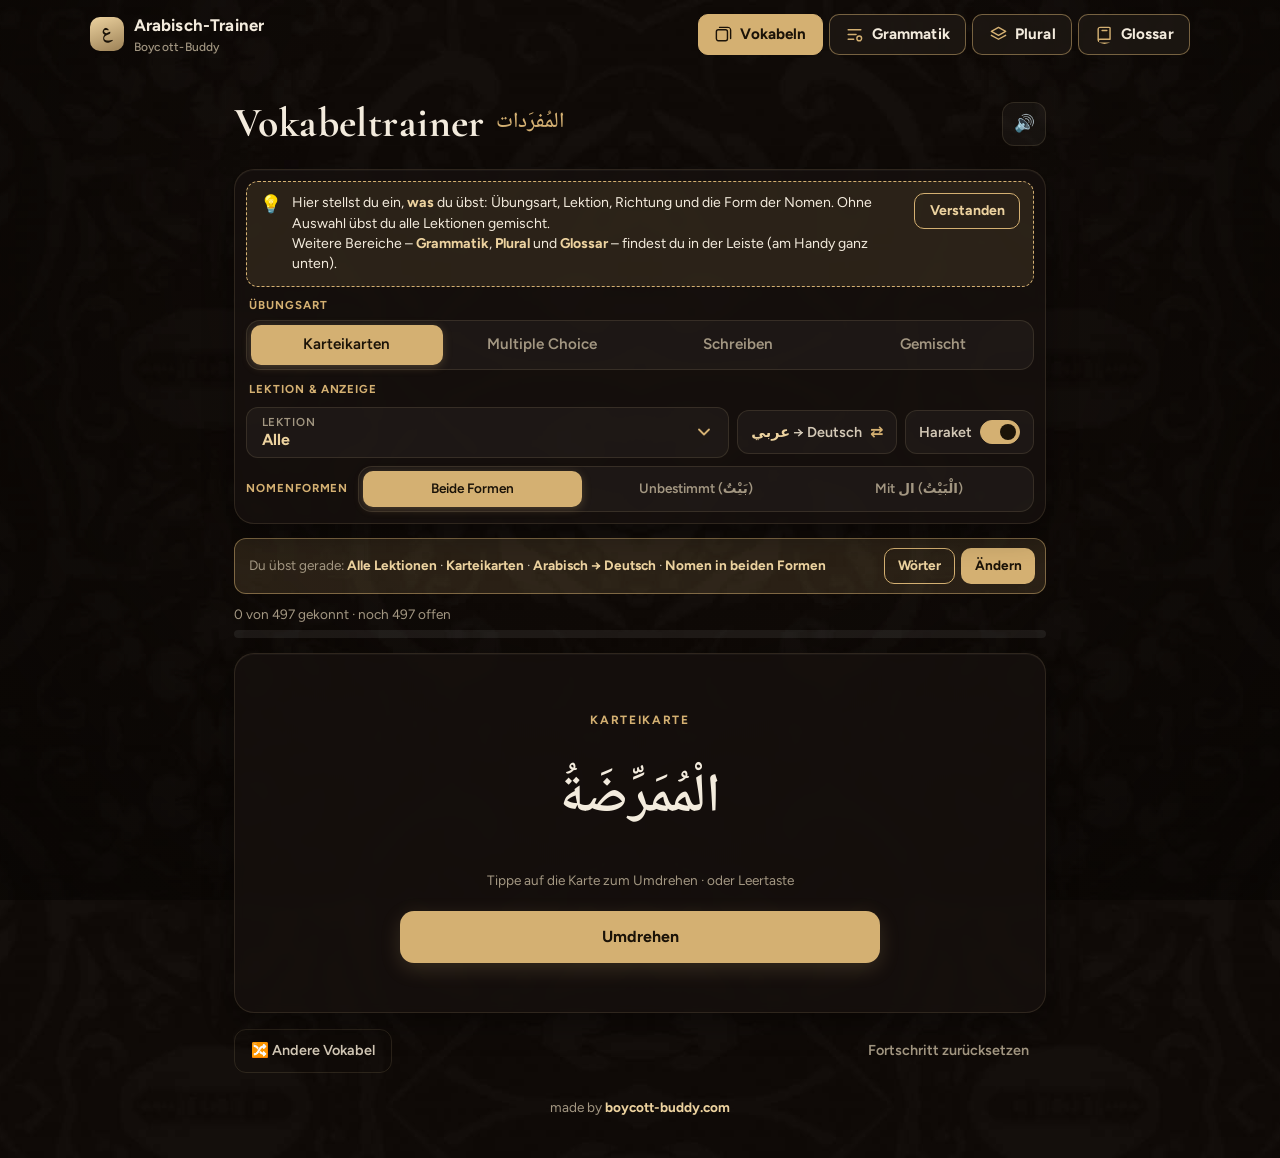
<file: index.html>
<!DOCTYPE html>
<html lang="de">
<head>
<meta charset="UTF-8">
<meta name="viewport" content="width=device-width, initial-scale=1.0, viewport-fit=cover">
<meta name="theme-color" content="#0e0a07">
<link rel="manifest" href="manifest.webmanifest">
<link rel="icon" type="image/png" sizes="32x32" href="icons/favicon-32.png">
<link rel="apple-touch-icon" href="icons/apple-touch-icon.png">
<meta name="apple-mobile-web-app-capable" content="yes">
<meta name="mobile-web-app-capable" content="yes">
<meta name="apple-mobile-web-app-status-bar-style" content="black-translucent">
<meta name="apple-mobile-web-app-title" content="Arabisch">
<title>Vokabeltrainer | Boycott-Buddy</title>
<link rel="preconnect" href="https://fonts.googleapis.com">
<link rel="preconnect" href="https://fonts.gstatic.com" crossorigin>
<link href="https://fonts.googleapis.com/css2?family=Cormorant+Garamond:wght@600;700&family=Figtree:wght@400;500;600;700&family=Noto+Naskh+Arabic:wght@400;500;600;700&display=swap" rel="stylesheet">
<link rel="stylesheet" href="theme.css?v=18">
<script>if(location.hash === "#glossar") location.replace("glossar.html");  /* alte Links aufs Glossar */</script>
<script src="vocab.js"></script>
</head>
<body class="bb-trainer">

  <nav class="tr-topbar" aria-label="Navigation">
    <a class="brand" href="index.html"><span class="brand-mark" aria-hidden="true">ع</span><span class="brand-text">Arabisch-Trainer<small>Boycott-Buddy</small></span></a>
    <div class="nav-links">
      <a href="index.html" class="active" aria-current="page"><svg viewBox="0 0 24 24" fill="none" stroke="currentColor" stroke-width="1.8" stroke-linecap="round" stroke-linejoin="round" aria-hidden="true"><rect x="3" y="6" width="14" height="14" rx="2.5"/><path d="M7 3h11.5A2.5 2.5 0 0 1 21 5.5V17"/></svg><span>Vokabeln</span></a>
      <a href="satzanalyse.html"><svg viewBox="0 0 24 24" fill="none" stroke="currentColor" stroke-width="1.8" stroke-linecap="round" stroke-linejoin="round" aria-hidden="true"><path d="M4 6h16M4 12h10M4 18h7"/><circle cx="18" cy="17" r="3"/></svg><span>Grammatik</span></a>
      <a href="plural-uebung.html"><svg viewBox="0 0 24 24" fill="none" stroke="currentColor" stroke-width="1.8" stroke-linecap="round" stroke-linejoin="round" aria-hidden="true"><path d="m12 3 9 5-9 5-9-5 9-5Z"/><path d="m3 13 9 5 9-5"/></svg><span>Plural</span></a>
      <a href="glossar.html"><svg viewBox="0 0 24 24" fill="none" stroke="currentColor" stroke-width="1.8" stroke-linecap="round" stroke-linejoin="round" aria-hidden="true"><path d="M4 19.5V5a2 2 0 0 1 2-2h13v15H6.5A2.5 2.5 0 0 0 4 20.5 2.5 2.5 0 0 0 6.5 23H19"/><path d="M9 7h6"/></svg><span>Glossar</span></a>
    </div>
  </nav>

  <header>
    <div class="head-row">
      <h1>Vokabeltrainer</h1>
      <span class="ar-sub">المُفرَدات</span>
      <button id="sound-toggle" class="icon-btn" title="Sound an/aus" aria-label="Sound an/aus">🔊</button>
    </div>
  </header>

  <main>
    <section class="panel" id="settings-panel" aria-label="Einstellungen" data-tip="Hier stellst du ein, <b>was</b> du übst: Übungsart, Lektion, Richtung und die Form der Nomen. Ohne Auswahl übst du alle Lektionen gemischt.<br>Weitere Bereiche – <b>Grammatik</b>, <b>Plural</b> und <b>Glossar</b> – findest du in der Leiste (am Handy ganz unten).">
      <div class="ctl-label">Übungsart</div>
      <div class="pill-group seg" id="tabs" aria-label="Übungsart">
        <button class="pill-btn" data-mode="flash"><span class="lbl-long">Karteikarten</span><span class="lbl-short">Karten</span></button>
        <button class="pill-btn" data-mode="mc"><span class="lbl-long">Multiple Choice</span><span class="lbl-short">Auswahl</span></button>
        <button class="pill-btn" data-mode="write">Schreiben</button>
        <button class="pill-btn" data-mode="mix"><span class="lbl-long">Gemischt</span><span class="lbl-short">Mix</span></button>
      </div>
      <div class="ctl-label">Lektion &amp; Anzeige</div>
      <div class="tool-row stack">
        <div data-picker-for="lesson-tabs"></div>
        <button class="toggle-pill" id="dir-toggle" title="Abfragerichtung umschalten">
          <span id="dir-label"><b>عربي</b> → Deutsch</span> <span class="swap" aria-hidden="true">⇄</span>
        </button>
        <label class="toggle-pill" id="harakat-toggle-wrap" title="Vokalzeichen (Haraket) anzeigen">
          <span>Haraket</span>
          <span class="switch">
            <input type="checkbox" id="harakat-checkbox" checked>
            <span class="slider"></span>
          </span>
          <b id="harakat-state" hidden>an</b>
        </label>
      </div>
      <div class="form-row">
        <span class="form-row-label">Nomenformen</span>
        <div class="pill-group seg" id="form-tabs" aria-label="Nomenformen">
          <button class="pill-btn" data-form="beide"><span class="lbl-long">Beide Formen</span><span class="lbl-short">Beide</span></button>
          <button class="pill-btn" data-form="unbestimmt" title="z. B. بَيْتٌ – ein Haus"><span class="lbl-long">Unbestimmt (<bdi dir="rtl">بَيْتٌ</bdi>)</span><span class="lbl-short">ohne <bdi dir="rtl">ال</bdi></span></button>
          <button class="pill-btn" data-form="mit-al" title="z. B. الْبَيْتُ – das Haus"><span class="lbl-long">Mit <bdi dir="rtl">ال</bdi> (<bdi dir="rtl">الْبَيْتُ</bdi>)</span><span class="lbl-short">mit <bdi dir="rtl">ال</bdi></span></button>
        </div>
      </div>
      <div class="pill-group" id="lesson-tabs" data-picker data-picker-label="Lektion" data-picker-title="Lektion wählen"></div>
    </section>

    <div class="focus-line" id="focus-line" aria-live="polite">
      <span class="focus-text"><span class="focus-label">Du übst gerade:</span> <span id="focus-value">…</span></span>
      <span class="focus-actions">
        <button type="button" class="focus-list" id="focus-list" aria-haspopup="dialog" aria-controls="lesson-list-overlay" title="Alle Vokabeln dieser Lektion ansehen">Wörter</button>
        <button type="button" class="focus-change" id="focus-change">Ändern</button>
      </span>
    </div>
    <div class="progress-row">
      <div class="progress-track"><div class="progress-fill" id="progress-fill" style="width:0%"></div></div>
      <div class="progress-label" id="progress-label">0 % gekonnt</div>
      <div class="stats-pill" hidden>
        <div>Gesamt <b id="stat-total">0</b></div>
        <div class="mastered">Gekonnt <b id="stat-mastered">0</b></div>
      </div>
    </div>

    <div class="card-outer">
      <div class="card" id="card"></div>
      <div id="end-overlay" class="end-overlay" aria-hidden="true">
        <div class="end-modal" role="dialog" aria-modal="true" aria-labelledby="end-title">
          <h2 id="end-title">Alles gekonnt!</h2>
          <p id="end-message">Du hast alle Vokabeln dieser Lektion erfolgreich gelernt.</p>
          <div class="end-actions">
            <button class="btn-replay" id="end-replay">Nochmal üben</button>
            <button class="btn-back" id="end-back">Zurück zur Übersicht</button>
            <button class="btn-close" id="end-close">Schließen</button>
          </div>
        </div>
      </div>
    </div>

    <div class="controls">
      <button class="ghost-btn" id="shuffle-btn">🔀 Andere Vokabel</button>
      <button class="ghost-btn danger" id="reset-progress-btn">Fortschritt zurücksetzen</button>
    </div>
  </main>

  <div class="sheet-overlay" id="lesson-list-overlay" aria-hidden="true">
    <div class="sheet lesson-list-sheet" role="dialog" aria-modal="true" aria-labelledby="lesson-list-title">
      <div class="sheet-header">
        <h2 id="lesson-list-title">Wörter</h2>
        <button type="button" class="icon-btn" data-sheet-close aria-label="Schließen">✕</button>
      </div>
      <p class="lesson-list-sub" id="lesson-list-sub"></p>
      <div class="sheet-body" id="lesson-list-body"></div>
    </div>
  </div>

  <footer>
    <div class="made-by">made by <a href="https://boycott-buddy.com/" target="_blank" rel="noopener">boycott-buddy.com</a></div>
  </footer>

<script>
/* Die Vokabelliste (LESSONS) wird aus vocab.js geladen — siehe <script src="vocab.js">
   im <head>. Diese Datei hier enthält nur die Trainer-Logik. */
const STORAGE_KEY = "vocab_progress_v1";
const SOUND_KEY = "vocab_sound_muted";
/* Ein Wort gilt als "gekonnt", sobald die letzte Antwort richtig war; ein Fehler zieht es wieder ab. */
const MASTER_THRESHOLD = 1;

/* ---------- Haraket ein-/ausblenden ---------- */
const HARAKAT_REGEX = /[ً-ْٖ-ٰٟۖ-ۭ]/g;
function stripHarakat(text){ return text.replace(HARAKAT_REGEX, ""); }
let showHarakat = true;
function displayArabic(text){ return showHarakat ? text : stripHarakat(text); }

/* ---------- Lektionen ---------- */
let selectedLesson = "alle";
/* Jedes Wort zählt nur einmal, auch wenn es in mehreren Lektionen steht
   (der Fortschritt wird ohnehin pro Wort gespeichert). */
function currentDeck(){
  const list = selectedLesson === "alle" ? Object.values(LESSONS).flat() : (LESSONS[selectedLesson] || []);
  const seen = new Set();
  return list
    .flatMap(w => w.alt ? [w, altCard(w)] : [w])          // zweite Form (unbestimmt / mit ال) als eigene Karte
    .filter(w => { const k = w.arabic.trim(); if(seen.has(k)) return false; seen.add(k); return true; })
    .filter(matchesFormFilter);
}

/* ---------- Nomen-Formen: unbestimmt (بَيْتٌ – ein Haus) / mit ال (الْبَيْتُ – das Haus) ----------
   In vocab.js steht bei einem Nomen die fehlende Gegenform im Feld "alt". Daraus wird
   eine eigene Karte mit eigenem Lernfortschritt.
   Filter "Nomenformen": wirkt NUR auf Nomen. "unbestimmt" blendet die ال-Form der
   Nomen aus, "mit-al" die unbestimmte. Adjektive, Verben, Partikeln usw. bleiben
   immer dabei (Wunsch: die sollen trotzdem mitgelernt werden). */
const FORM_KEY = "vocab_form_filter";
let formFilter = "beide";                 // beide | unbestimmt | mit-al
try{ formFilter = localStorage.getItem(FORM_KEY) || "beide"; }catch(e){}
const altCache = new Map();
function altCard(w){
  if(!altCache.has(w)) altCache.set(w, { arabic: w.alt.arabic, german: w.alt.german, categories: w.categories, isAltOf: w });
  return altCache.get(w);
}
function nounForm(w){
  const isNoun = w.alt || w.isAltOf ||
    (Array.isArray(w.categories) && w.categories.includes("ism") && /^(ein|eine|der|die|das)\s/i.test(w.german.trim()));
  if(!isNoun) return null;
  return stripHarakat(w.arabic.trim()).startsWith("ال") ? "mit-al" : "unbestimmt";
}
function matchesFormFilter(w){
  if(formFilter === "beide") return true;
  const f = nounForm(w);
  return f === null || f === formFilter;   // Nicht-Nomen immer anzeigen
}

/* ---------- Sound-Engine ----------
   synthetisiert per Web Audio, keine Audiodateien nötig.
   Combo-System: richtige Antworten in Folge klingen minimal höher/heller,
   damit sich eine Serie auch akustisch wie ein kleiner Erfolg anfühlt. */
const Sound = (() => {
  let ctx = null;
  let muted = localStorage.getItem(SOUND_KEY) === "1";
  let combo = 0;

  function ensureCtx(){
    if(!ctx){
      const AC = window.AudioContext || window.webkitAudioContext;
      ctx = new AC();
    }
    if(ctx.state === "suspended") ctx.resume();
    return ctx;
  }

  function tone(freq, start, dur, type="sine", gainPeak=0.16, opts={}){
    if(muted) return;
    /* Sound darf NIE die Bedienung blockieren (z. B. wenn der Browser Audio sperrt) */
    try{ toneUnsafe(freq, start, dur, type, gainPeak, opts); }catch(e){ /* ignorieren */ }
  }
  function toneUnsafe(freq, start, dur, type, gainPeak, opts){
    const c = ensureCtx();
    const osc = c.createOscillator();
    const gain = c.createGain();
    const filter = c.createBiquadFilter();
    filter.type = "lowpass";
    filter.frequency.value = opts.cutoff || 4200;
    osc.type = type;
    osc.frequency.setValueAtTime(freq, c.currentTime + start);
    if(opts.slideTo){
      osc.frequency.linearRampToValueAtTime(opts.slideTo, c.currentTime + start + dur);
    }
    gain.gain.setValueAtTime(0, c.currentTime + start);
    gain.gain.linearRampToValueAtTime(gainPeak, c.currentTime + start + 0.014);
    gain.gain.exponentialRampToValueAtTime(0.0001, c.currentTime + start + dur);
    osc.connect(filter).connect(gain).connect(c.destination);
    osc.start(c.currentTime + start);
    osc.stop(c.currentTime + start + dur + 0.03);
  }

  return {
    click(){ tone(660, 0, 0.045, "triangle", 0.05, {cutoff: 3000}); },
    flip(){ tone(520, 0, 0.05, "triangle", 0.07); tone(780, 0.05, 0.08, "sine", 0.06); },

    correct(){
      combo = Math.min(combo + 1, 7);
      const step = Math.pow(2, combo / 12); // pro Combo-Stufe einen Halbton höher
      tone(523.25 * step, 0,    0.11, "sine", 0.17);
      tone(659.25 * step, 0.05, 0.13, "sine", 0.13);
      tone(783.99 * step, 0.1,  0.18, "sine", 0.11);
    },

    wrong(){
      combo = 0;
      tone(233, 0,    0.16, "sine", 0.11, {slideTo: 180, cutoff: 1400});
      tone(174, 0.03, 0.2,  "sine", 0.08, {cutoff: 1200});
    },

    mastered(){
      combo = 0;
      tone(523.25, 0,    0.12, "sine", 0.15);
      tone(659.25, 0.08, 0.12, "sine", 0.15);
      tone(783.99, 0.16, 0.14, "sine", 0.15);
      tone(1046.5, 0.26, 0.32, "sine", 0.17);
      tone(1318.5, 0.3,  0.28, "sine", 0.09);
    },

    isMuted(){ return muted; },
    toggle(){
      muted = !muted;
      localStorage.setItem(SOUND_KEY, muted ? "1" : "0");
      if(!muted) this.click();
      return muted;
    }
  };
})();

let progress = loadProgress();
let mode = "flash";
let direction = "ar-de"; // ar-de = Arabisch -> Deutsch, de-ar = Deutsch -> Arabisch
let currentWord = null;
let lastWordKey = null;
let sessionCorrect = 0, sessionTotal = 0;
let cardEl = document.getElementById("card");

function loadProgress(){
  try{
    const raw = localStorage.getItem(STORAGE_KEY);
    return raw ? JSON.parse(raw) : {};
  }catch(e){ return {}; }
}
function saveProgress(){
  try{ localStorage.setItem(STORAGE_KEY, JSON.stringify(progress)); }catch(e){}
}
/* Lernstufe pro Wort (Feld "streak", 0 … MASTER_THRESHOLD):
   richtig  -> eine Stufe hoch (max. MASTER_THRESHOLD = gekonnt)
   falsch   -> eine Stufe runter (nicht gleich auf 0, damit der Fortschritt nicht einbricht) */
function wordKey(word){ return word.arabic.trim(); }
function getEntry(word){
  const k = wordKey(word);
  if(!progress[k]){
    /* ältere Einträge mit Leerzeichen am Ende übernehmen */
    progress[k] = progress[word.arabic] ? progress[word.arabic] : { streak: 0, wrong: 0 };
  }
  return progress[k];
}
function getLevel(word){
  const e = progress[wordKey(word)] || progress[word.arabic];
  return e ? Math.min(e.streak || 0, MASTER_THRESHOLD) : 0;
}
function isMastered(word){
  return getLevel(word) >= MASTER_THRESHOLD;
}
function markResult(word, correct){
  const e = getEntry(word);
  const wasMastered = e.streak >= MASTER_THRESHOLD;
  if(correct){ e.streak = Math.min(MASTER_THRESHOLD, (e.streak || 0) + 1); }
  else { e.streak = Math.max(0, Math.min(e.streak || 0, MASTER_THRESHOLD) - 1); e.wrong = (e.wrong || 0) + 1; }
  const justMastered = !wasMastered && e.streak >= MASTER_THRESHOLD;
  saveProgress();
  sessionTotal++; if(correct) sessionCorrect++;
  lastWordKey = wordKey(word);

  try{ if(justMastered) Sound.mastered(); else if(correct) Sound.correct(); else Sound.wrong(); }catch(err){}

  updateStats();
}

function updateStats(){
  const deck = currentDeck();
  const masteredCount = deck.filter(isMastered).length;
  const levelSum = deck.reduce((sum, w) => sum + getLevel(w), 0);
  const pct = deck.length ? Math.round(levelSum / (deck.length * MASTER_THRESHOLD) * 100) : 0;
  document.getElementById("stat-total").innerText = deck.length;
  document.getElementById("stat-mastered").innerText = `${masteredCount}/${deck.length}`;
  document.getElementById("progress-fill").style.width = pct + "%";
  if(deck.length > 0 && masteredCount === deck.length){
    document.getElementById("progress-label").innerText = "100 % — Alles gekonnt!";
    if(window.__endShownFor !== selectedLesson){
      window.__endShownFor = selectedLesson;
      try{ showEndOverlay(deck); }catch(e){}
      try{ Sound.mastered(); }catch(e){}
    }
  } else {
    window.__endShownFor = null;
    document.getElementById("progress-label").innerText = `${masteredCount} von ${deck.length} gekonnt · noch ${deck.length - masteredCount} offen`;
    try{ hideEndOverlay(); }catch(e){}
  }
}

/* ---------- End-Screen / Overlay Logik ---------- */
function showEndOverlay(deck){
  const overlay = document.getElementById('end-overlay');
  const msg = document.getElementById('end-message');
  const title = document.getElementById('end-title');
  const label = selectedLesson === 'alle' ? 'allen Lektionen' : ((typeof LESSON_LABELS !== 'undefined' && LESSON_LABELS[selectedLesson]) || `Lektion ${selectedLesson}`);
  title.innerText = 'Alles gekonnt!';
  msg.innerText = `Du hast alle Vokabeln in ${label} erfolgreich gelernt.`;
  overlay.classList.add('show'); overlay.setAttribute('aria-hidden','false');
}

function hideEndOverlay(){
  const overlay = document.getElementById('end-overlay');
  if(overlay){ overlay.classList.remove('show'); overlay.setAttribute('aria-hidden','true'); }
}

function replayLesson(){
  const deck = currentDeck();
  deck.forEach(w => { const e = getEntry(w); e.streak = 0; e.wrong = 0; });
  sessionCorrect = 0; sessionTotal = 0;
  saveProgress();
  window.__endShownFor = null;
  hideEndOverlay();
  updateStats();
  nextCard();
}

function backToAll(){
  selectedLesson = 'alle';
  buildLessonTabs();
  window.__endShownFor = null;
  hideEndOverlay();
  updateStats();
  nextCard();
}

// Overlay button listeners
document.addEventListener('click', function(e){
  if(e.target && e.target.id === 'end-replay') replayLesson();
  if(e.target && e.target.id === 'end-back') backToAll();
  if(e.target && e.target.id === 'end-close') hideEndOverlay();
});

function scheduleNextCard(delay = 850){
  clearTimeout(window.__vocabAdvanceTimer);
  window.__vocabAdvanceTimer = window.setTimeout(() => nextCard(), delay);
}

/* Dasselbe Wort nie zweimal direkt hintereinander; Wörter mit vielen Fehlern kommen häufiger. */
function weightedPick(list){
  const known = list.filter(isMastered);
  const unknown = list.filter(w => !isMastered(w));
  /* Meistens kommen noch nicht gekonnte Wörter dran; etwa jede 4. Karte ist eine
     Wiederholung eines schon gekonnten Wortes — bei einem Fehler wird dort der Punkt
     wieder abgezogen. */
  let cand;
  if(unknown.length === 0) cand = known;
  else if(known.length > 0 && Math.random() < 0.25) cand = known;
  else cand = unknown;
  if(cand.length > 1) cand = cand.filter(w => wordKey(w) !== lastWordKey);
  const weights = cand.map(w => {
    const e = progress[wordKey(w)] || {};
    return 1 + Math.min(e.wrong || 0, 4);
  });
  let r = Math.random() * weights.reduce((a, b) => a + b, 0);
  for(let i = 0; i < cand.length; i++){
    r -= weights[i];
    if(r <= 0) return cand[i];
  }
  return cand[cand.length - 1];
}

function shuffle(arr){
  for(let i=arr.length-1;i>0;i--){
    const j = Math.floor(Math.random()*(i+1));
    [arr[i],arr[j]]=[arr[j],arr[i]];
  }
  return arr;
}

function setMode(m){
  mode = m;
  document.querySelectorAll("#tabs .pill-btn").forEach(t => t.classList.toggle("active", t.dataset.mode === m));
  nextCard();
}

function toggleDirection(){
  direction = direction === "ar-de" ? "de-ar" : "ar-de";
  const label = document.getElementById("dir-label");
  label.innerHTML = direction === "ar-de" ? "<b>عربي</b> → Deutsch" : "<b>Deutsch</b> → عربي";
  nextCard();
}

function activeModeForRound(){
  if(mode !== "mix") return mode;
  const pool = ["flash","mc","write"];
  return pool[Math.floor(Math.random()*pool.length)];
}

/* ---------- Lektionen-Auswahl ---------- */
function buildLessonTabs(){
  const wrap = document.getElementById("lesson-tabs");
  wrap.innerHTML = "";

  const allBtn = document.createElement("button");
  allBtn.className = "lesson-pill" + (selectedLesson === "alle" ? " active" : "");
  allBtn.textContent = "Alle";
  allBtn.dataset.key = "alle";
  wrap.appendChild(allBtn);

  /* Schlüssel wie "9a"/"9b": erst nach Zahl, dann nach Suffix sortieren; "Grammatik" ans Ende */
  const lessonOrder = k => { const m = String(k).match(/^(\d+)(.*)$/); return m ? [Number(m[1]), m[2]] : [Infinity, String(k)]; };
  Object.keys(LESSONS).sort((a,b) => { const x = lessonOrder(a), y = lessonOrder(b); return x[0] !== y[0] ? (x[0] < y[0] ? -1 : 1) : x[1].localeCompare(y[1]); }).forEach(key => {
    const hasWords = LESSONS[key].length > 0;
    const btn = document.createElement("button");
    btn.className = "lesson-pill" + (hasWords ? "" : " disabled") + (selectedLesson === key ? " active" : "");
    btn.textContent = (typeof LESSON_LABELS !== "undefined" && LESSON_LABELS[key]) || `Lektion ${key}`;
    btn.dataset.key = key;
    if(!hasWords) btn.title = "noch keine Vokabeln in dieser Lektion";
    wrap.appendChild(btn);
  });

  /* onclick statt addEventListener: buildLessonTabs() läuft mehrfach (z. B. bei
     "Zurück zur Übersicht"); sonst würde der Listener jedes Mal doppelt registriert. */
  wrap.onclick = e => {
    const btn = e.target.closest(".lesson-pill");
    if(!btn || btn.classList.contains("disabled")) return;
    Sound.click();
    selectedLesson = btn.dataset.key;
    [...wrap.children].forEach(b => b.classList.toggle("active", b === btn));
    updateStats();
    nextCard();
  };
}

/* ---------- Wortliste der gewählten Lektion ("Wörter" neben "Ändern") ----------
   Zeigt alle Vokabeln der Lektion auf einen Blick: Arabisch, Deutsch, die andere
   Nomenform (ein … / der …) und den Plural. ✓ = gekonnt. */
function lessonListHtml(words){
  return words.map(w => {
    const forms = [w].concat(w.alt ? [altCard(w)] : []);
    const done = forms.every(isMastered);
    const some = !done && forms.some(isMastered);
    const st = done ? '<span class="ll-st done" title="gekonnt">✓</span>'
             : some ? '<span class="ll-st part" title="teilweise gekonnt">◐</span>'
             : '<span class="ll-st" aria-hidden="true">·</span>';
    const extra = [];
    if(w.alt) extra.push(`<span class="ll-alt"><bdi dir="rtl" class="ar">${displayArabic(w.alt.arabic)}</bdi> ${escapeHtmlLL(w.alt.german)}</span>`);
    if(w.plural) extra.push(`<span class="ll-pl">Plural: <bdi dir="rtl" class="ar">${displayArabic(w.plural)}</bdi></span>`);
    return `<li class="ll-row${done ? " is-done" : ""}">${st}
      <bdi dir="rtl" class="ll-ar ar">${displayArabic(w.arabic)}</bdi>
      <span class="ll-de">${escapeHtmlLL(w.german)}${extra.length ? `<span class="ll-extra">${extra.join("")}</span>` : ""}</span></li>`;
  }).join("");
}
function escapeHtmlLL(t){ return String(t).replace(/[&<>"]/g, c => ({ "&":"&amp;", "<":"&lt;", ">":"&gt;", '"':"&quot;" }[c])); }
function lessonName(key){ return (typeof LESSON_LABELS !== "undefined" && LESSON_LABELS[key]) || (key === "Grammatik" ? "Grammatik" : `Lektion ${key}`); }
function openLessonList(){
  const overlay = document.getElementById("lesson-list-overlay");
  const body = document.getElementById("lesson-list-body");
  const keys = selectedLesson === "alle"
    ? Object.keys(LESSONS).filter(k => k !== "Grammatik" && (LESSONS[k] || []).length)
    : [selectedLesson];
  let total = 0, mastered = 0;
  body.innerHTML = keys.map(k => {
    const words = LESSONS[k] || [];
    total += words.length;
    mastered += words.filter(w => [w].concat(w.alt ? [altCard(w)] : []).every(isMastered)).length;
    const list = `<ul class="ll-list">${lessonListHtml(words)}</ul>`;
    return keys.length > 1
      ? `<section class="ll-group"><h3 class="ll-group-title">${lessonName(k)} <span class="count">${words.length}</span></h3>${list}</section>`
      : list;
  }).join("") || '<p class="big-empty">Für diese Lektion sind noch keine Wörter eingetragen.</p>';
  document.getElementById("lesson-list-title").textContent = selectedLesson === "alle" ? "Alle Wörter" : `Wörter · ${lessonName(selectedLesson)}`;
  document.getElementById("lesson-list-sub").textContent = `${total} Einträge · ${mastered} gekonnt ✓`;
  overlay.classList.add("show");
  overlay.setAttribute("aria-hidden", "false");
  body.scrollTop = 0;
  overlay.querySelector("[data-sheet-close]").focus({ preventScroll: true });
}
function closeLessonList(){
  const overlay = document.getElementById("lesson-list-overlay");
  if(!overlay.classList.contains("show")) return;
  overlay.classList.remove("show");
  overlay.setAttribute("aria-hidden", "true");
  document.getElementById("focus-list").focus({ preventScroll: true });
}
document.getElementById("focus-list").addEventListener("click", openLessonList);
document.getElementById("lesson-list-overlay").addEventListener("click", e => {
  if(e.target.id === "lesson-list-overlay" || e.target.closest("[data-sheet-close]")) closeLessonList();
});
document.addEventListener("keydown", e => { if(e.key === "Escape") closeLessonList(); });

/* Zeile "Du übst gerade: …" über der Karte — zeigt die aktuellen Einstellungen */
function updateFocusLine(){
  const el = document.getElementById("focus-value");
  if(!el) return;
  const lesson = selectedLesson === "alle" ? "Alle Lektionen" : ((typeof LESSON_LABELS !== "undefined" && LESSON_LABELS[selectedLesson]) || `Lektion ${selectedLesson}`);
  const modes = { flash: "Karteikarten", mc: "Multiple Choice", write: "Schreiben", mix: "Gemischt" };
  const dir = direction === "ar-de" ? "Arabisch → Deutsch" : "Deutsch → Arabisch";
  const forms = { beide: "Nomen in beiden Formen", unbestimmt: "Nomen unbestimmt", "mit-al": "Nomen mit ال" };
  el.innerHTML = [lesson, modes[mode], dir, forms[formFilter]].map(t => `<b>${t}</b>`).join(" · ");
}

function nextCard(){
  updateFocusLine();
  clearTimeout(window.__vocabAdvanceTimer);
  cardEl.onclick = null; cardEl.style.cursor = "";
  const deck = currentDeck();
  if(deck.length === 0){
    const label = selectedLesson === "alle" ? "Vokabeln" : `Lektion ${selectedLesson}`;
    cardEl.innerHTML = `<div class="empty-state"><div class="big">Noch keine ${label} hinterlegt.</div>Trage sie in <kbd>vocab.js</kbd> in der passenden Lektion ein.</div>`;
    return;
  }
  currentWord = weightedPick(deck);
  const roundMode = activeModeForRound();
  if(roundMode === "flash") renderFlash();
  else if(roundMode === "mc") renderMC();
  else renderWrite();
}

function pluralHtml(word){
  if(!word || !word.plural) return "";
  /* Plurale, die nicht im Buch stehen (Ergänzungen, v. a. Lektion 1–11), deutlich markieren */
  const extra = typeof isBookPlural === "function" && !isBookPlural(word);
  return `<span class="plural-line${extra ? " not-book" : ""}">Plural${extra ? ' <small class="not-book-tag" title="Diese Pluralform steht nicht im Buch">nicht aus dem Buch</small>' : ""}: <bdi class="ar" dir="rtl">${displayArabic(word.plural)}</bdi></span>`;
}

function frontBack(word){
  if(direction === "ar-de") return { front: displayArabic(word.arabic), back: word.german, frontIsArabic: true };
  return { front: word.german, back: displayArabic(word.arabic), frontIsArabic: false };
}

function renderFlash(){
  const {front, back, frontIsArabic} = frontBack(currentWord);
  cardEl.innerHTML = `
    <div class="prompt-hint">Karteikarte</div>
    <div class="prompt-row-flex">
      <div id="flash-face" class="${frontIsArabic ? 'prompt-word' : 'prompt-word is-german'}" style="cursor:pointer;">${front}</div>
    </div>
    <div class="tap-hint" id="flash-hint">Tippe auf die Karte zum Umdrehen<span class="only-desktop"> · oder Leertaste</span></div>
    <div id="flash-actions" class="flash-actions" style="display:none;">
      <button class="btn-again" id="btn-again">✗ Nochmal</button>
      <button class="btn-know" id="btn-know">✓ Kenn ich</button>
    </div>
    <button type="button" class="next-btn" id="flash-flip-btn">Umdrehen</button>
  `;
  const face = document.getElementById("flash-face");
  const actions = document.getElementById("flash-actions");

  let flipped = false;
  const flipBtn = document.getElementById("flash-flip-btn");
  function flip(){
    flipped = !flipped;
    if(flipped){
      face.innerHTML = back + pluralHtml(currentWord);
      face.className = frontIsArabic ? "prompt-word is-german" : "prompt-word";
      actions.style.display = "flex";
    } else {
      face.innerHTML = front;
      face.className = frontIsArabic ? "prompt-word" : "prompt-word is-german";
      actions.style.display = "none";
    }
    if(flipBtn){
      flipBtn.textContent = flipped ? "Zurückdrehen" : "Umdrehen";
      flipBtn.classList.toggle("secondary", flipped);
    }
    const hint = document.getElementById("flash-hint");
    if(hint) hint.style.display = flipped ? "none" : "";
    try{ Sound.flip(); }catch(e){}
  }
  /* Entfernt sich selbst, sobald diese Karte nicht mehr angezeigt wird. Vorher wurde nur
     auf "irgendeine" Karteikarte geprüft — beim Überspringen ("Andere Vokabel") blieben
     alte Handler aktiv und sammelten sich an. */
  function flipHandler(e){
    if(!face.isConnected){ document.removeEventListener("keydown", flipHandler); return; }
    if(e.target && e.target.closest && e.target.closest("button, input, a")) return;   // Tastatur auf Knöpfen nicht abfangen
    if(e.code === "Space" || e.code === "Enter"){ e.preventDefault(); flip(); }
  }
  /* ganze Karte (nicht nur das Wort) + Button: hin und zurück umdrehen */
  face.onclick = e => { e.stopPropagation(); flip(); };
  cardEl.style.cursor = "pointer";
  cardEl.onclick = e => { if(e.target.closest("#flash-actions")) return; flip(); };
  if(flipBtn) flipBtn.onclick = e => { e.stopPropagation(); flip(); };
  document.addEventListener("keydown", flipHandler);

  setTimeout(() => {
    const again = document.getElementById("btn-again");
    const know = document.getElementById("btn-know");
    if(again) again.onclick = () => { if(actions.style.display !== "none"){ document.removeEventListener("keydown", flipHandler); markResult(currentWord, false); nextCard(); } };
    if(know) know.onclick = () => { if(actions.style.display !== "none"){ document.removeEventListener("keydown", flipHandler); markResult(currentWord, true); nextCard(); } };
  }, 0);
}

function renderMC(){
  const {front, back, frontIsArabic} = frontBack(currentWord);
  const pickBackOf = (w) => direction === "ar-de" ? w.german : displayArabic(w.arabic);
  /* Falschantworten zuerst aus dem aktuellen Deck. Hat die Lektion zu wenige
     verschiedene Wörter (z. B. nur 3), wird aus allen Lektionen aufgefüllt —
     jede Liste wird nur einmal durchlaufen, damit es nie in eine Endlosschleife läuft. */
  const choices = [back];
  /* Wörter mit derselben arabischen Schreibung (z. B. مَا in Lektion 1 und 10) haben
     teils andere Übersetzungen — die wären als "falsche" Antwort eigentlich auch richtig
     und würden ungerecht als Fehler gezählt. Deshalb nie als Distraktor verwenden. */
  const sameArabic = w => stripHarakat(w.arabic.trim()) === stripHarakat(currentWord.arabic.trim());
  const addDistractors = list => {
    for(const w of shuffle([...list])){
      if(choices.length >= 4) break;
      if(sameArabic(w)) continue;
      const c = pickBackOf(w);
      if(!choices.includes(c)) choices.push(c);
    }
  };
  addDistractors(currentDeck().filter(w => w !== currentWord));
  if(choices.length < 4){
    const padPool = Object.entries(LESSONS)
      .filter(([key]) => selectedLesson === "Grammatik" || key !== "Grammatik")
      .flatMap(([, words]) => words)
      .filter(w => w !== currentWord);
    addDistractors(padPool);
  }
  shuffle(choices);

  cardEl.innerHTML = `
    <div class="prompt-hint">Was bedeutet</div>
    <div class="prompt-row-flex">
      <div class="${frontIsArabic ? 'prompt-word' : 'prompt-word is-german'}">${front}</div>
    </div>
    <div class="feedback" id="feedback"></div>
    <div class="mc-grid" id="mc-grid"></div>
    <button class="next-btn" id="next-btn" style="display:none;">Nächste Vokabel ➔</button>
  `;

  const grid = document.getElementById("mc-grid");
  choices.forEach((choice) => {
    const btn = document.createElement("button");
    btn.className = "opt-btn";
    btn.innerText = choice;
    btn.onclick = () => selectMC(choice, btn, back);
    grid.appendChild(btn);
  });
  document.getElementById("next-btn").onclick = nextCard;
}

function selectMC(choice, btn, correctAnswer){
  const buttons = document.querySelectorAll(".opt-btn");
  buttons.forEach(b => b.disabled = true);
  const feedback = document.getElementById("feedback");
  const correct = choice === correctAnswer;
  markResult(currentWord, correct);
  if(correct){
    btn.classList.add("correct");
    feedback.innerText = "Richtig! 🎉";
    feedback.className = "feedback ok";
    document.getElementById("next-btn").style.display = "none";
    scheduleNextCard();
  } else {
    btn.classList.add("wrong");
    feedback.innerText = `Falsch — richtig wäre: ${correctAnswer}`;
    feedback.className = "feedback bad";
    buttons.forEach(b => { if(b.innerText === correctAnswer) b.classList.add("correct"); });
    const nb = document.getElementById("next-btn");
    nb.style.display = "block";
    if(window.autoAdvance) autoAdvance(nb, AUTO_DELAY.wrong);
  }
}

function renderWrite(){
  const word = currentWord;
  function normalizeText(t){
    return (t||"").toLowerCase().replace(/[̀-ͯ]/g,"")
      .replace(/[^a-z0-9äöüß\s]/g,"")
      .replace(/\s+/g," ").trim();
  }

  function parseVariants(s){
    if(!s) return [];
    const variants = [];
    // main without parentheses
    const withoutParens = s.replace(/\s*\([^)]*\)/g, ' ').trim();
    if(withoutParens) variants.push(withoutParens);
    // extract parentheses contents as alternatives
    const parenMatches = [...s.matchAll(/\(([^)]+)\)/g)];
    parenMatches.forEach(m => { if(m[1]) variants.push(m[1].trim()); });
    // replace 'oder' with comma to split
    const flat = variants.map(v => v.replace(/\boder\b/gi, ',')).join(',');
    // split on common separators
    const parts = flat.split(/[\/,;|\\]/).map(p => p.trim()).filter(Boolean);
    return parts;
  }

  function buildAcceptedAnswers(correct){
    const variants = parseVariants(correct);
    const acc = new Set();
    variants.forEach(v => {
      let norm = normalizeText(v);
      if(!norm) return;
      acc.add(norm);
      // allow omitting indefinite articles (ein/eine/einen)
      const m = norm.match(/^(ein|eine|einen)\s+(.*)$/);
      if(m && m[2]) acc.add(normalizeText(m[2]));
      // also allow variants where parentheses content was the alternative: handled by parseVariants
    });
    return acc;
  }
  cardEl.innerHTML = `
    <div class="prompt-hint">Übersetze ins Deutsche</div>
    <div class="prompt-row-flex">
      <div class="prompt-word">${displayArabic(word.arabic)}</div>
    </div>
    <div class="type-row">
      <input type="text" id="write-input" autocomplete="off" placeholder="Antwort eingeben…" />
      <button id="write-submit">Prüfen</button>
    </div>
    <div class="feedback" id="feedback"></div>
    <button class="next-btn" id="next-btn" style="display:none;">Nächste Vokabel ➔</button>
  `;

  const input = document.getElementById("write-input");
  input.focus();
  function submit(){
    if(input.disabled) return;
    const userRaw = input.value || "";
    const user = normalizeText(userRaw);
    const correctRaw = word.german || "";
    const accepted = buildAcceptedAnswers(correctRaw);

    // If correct answer contains a definite article, require it (no alt without it was added).
    const correct = accepted.has(user);

    markResult(word, correct);
    input.disabled = true;
    const feedback = document.getElementById("feedback");
    if(correct){
      feedback.innerText = "Richtig! 🎉";
      feedback.className = "feedback ok";
      document.getElementById("next-btn").style.display = "none";
      scheduleNextCard();
    } else {
      feedback.innerText = `Falsch — richtig wäre: ${word.german}`;
      feedback.className = "feedback bad";
      const nb = document.getElementById("next-btn");
      nb.style.display = "block";
      if(window.autoAdvance) autoAdvance(nb, AUTO_DELAY.long);   // etwas länger: richtige Schreibweise lesen
    }
  }
  document.getElementById("write-submit").onclick = submit;
  input.addEventListener("keydown", e => { if(e.key === "Enter") submit(); });
  document.getElementById("next-btn").onclick = nextCard;
}

document.getElementById("tabs").addEventListener("click", e => {
  const btn = e.target.closest(".pill-btn");
  if(btn){ Sound.click(); setMode(btn.dataset.mode); }
});
document.getElementById("dir-toggle").addEventListener("click", () => { Sound.click(); toggleDirection(); });
document.getElementById("shuffle-btn").addEventListener("click", () => { Sound.click(); nextCard(); });
document.getElementById("reset-progress-btn").addEventListener("click", () => {
  if(confirm("Gesamten Lernfortschritt zurücksetzen?")){
    progress = {};
    saveProgress();
    sessionCorrect = 0; sessionTotal = 0;
    updateStats();
    nextCard();
  }
});
const soundBtn = document.getElementById("sound-toggle");
function refreshSoundBtn(){ soundBtn.innerText = Sound.isMuted() ? "🔇" : "🔊"; }
soundBtn.addEventListener("click", () => { Sound.toggle(); refreshSoundBtn(); });
refreshSoundBtn();

const harakatCheckbox = document.getElementById("harakat-checkbox");
const harakatState = document.getElementById("harakat-state");
harakatCheckbox.addEventListener("change", e => {
  showHarakat = e.target.checked;
  harakatState.innerText = showHarakat ? "an" : "aus";
  Sound.click();
  nextCard();
});

/* Nomen-Form-Filter */
const formTabs = document.getElementById("form-tabs");
function refreshFormTabs(){ formTabs.querySelectorAll(".pill-btn").forEach(b => b.classList.toggle("active", b.dataset.form === formFilter)); }
formTabs.addEventListener("click", e => {
  const b = e.target.closest(".pill-btn"); if(!b) return;
  Sound.click();
  formFilter = b.dataset.form;
  try{ localStorage.setItem(FORM_KEY, formFilter); }catch(err){}
  refreshFormTabs();
  window.__endShownFor = null;
  updateStats();
  nextCard();
});
refreshFormTabs();

// Init
buildLessonTabs();
setMode("flash");
updateStats();

// Absicherung: die Seite soll nie waagerecht verschoben sein
window.addEventListener("scroll", () => { if(window.scrollX) window.scrollTo(0, window.scrollY); }, { passive: true });
</script>
<script src="ui.js?v=11"></script>
</body>
</html>
</file>
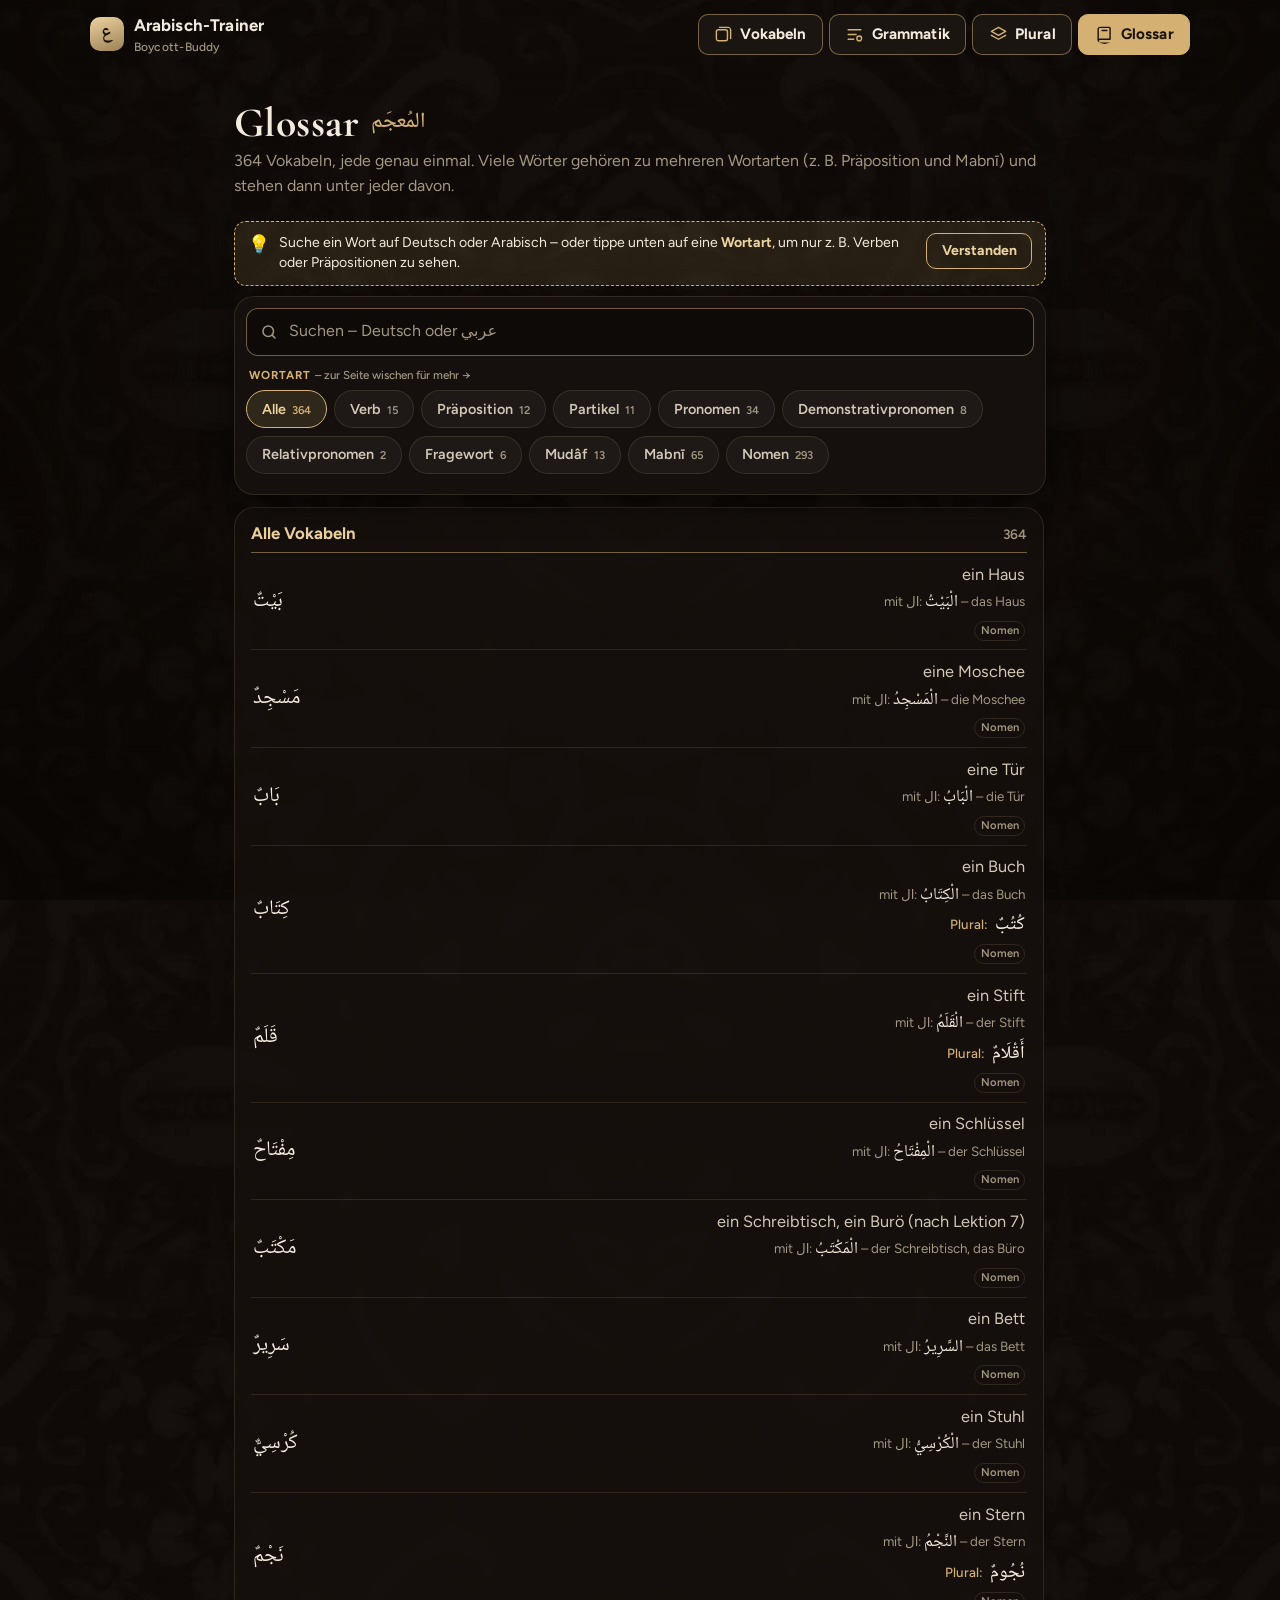
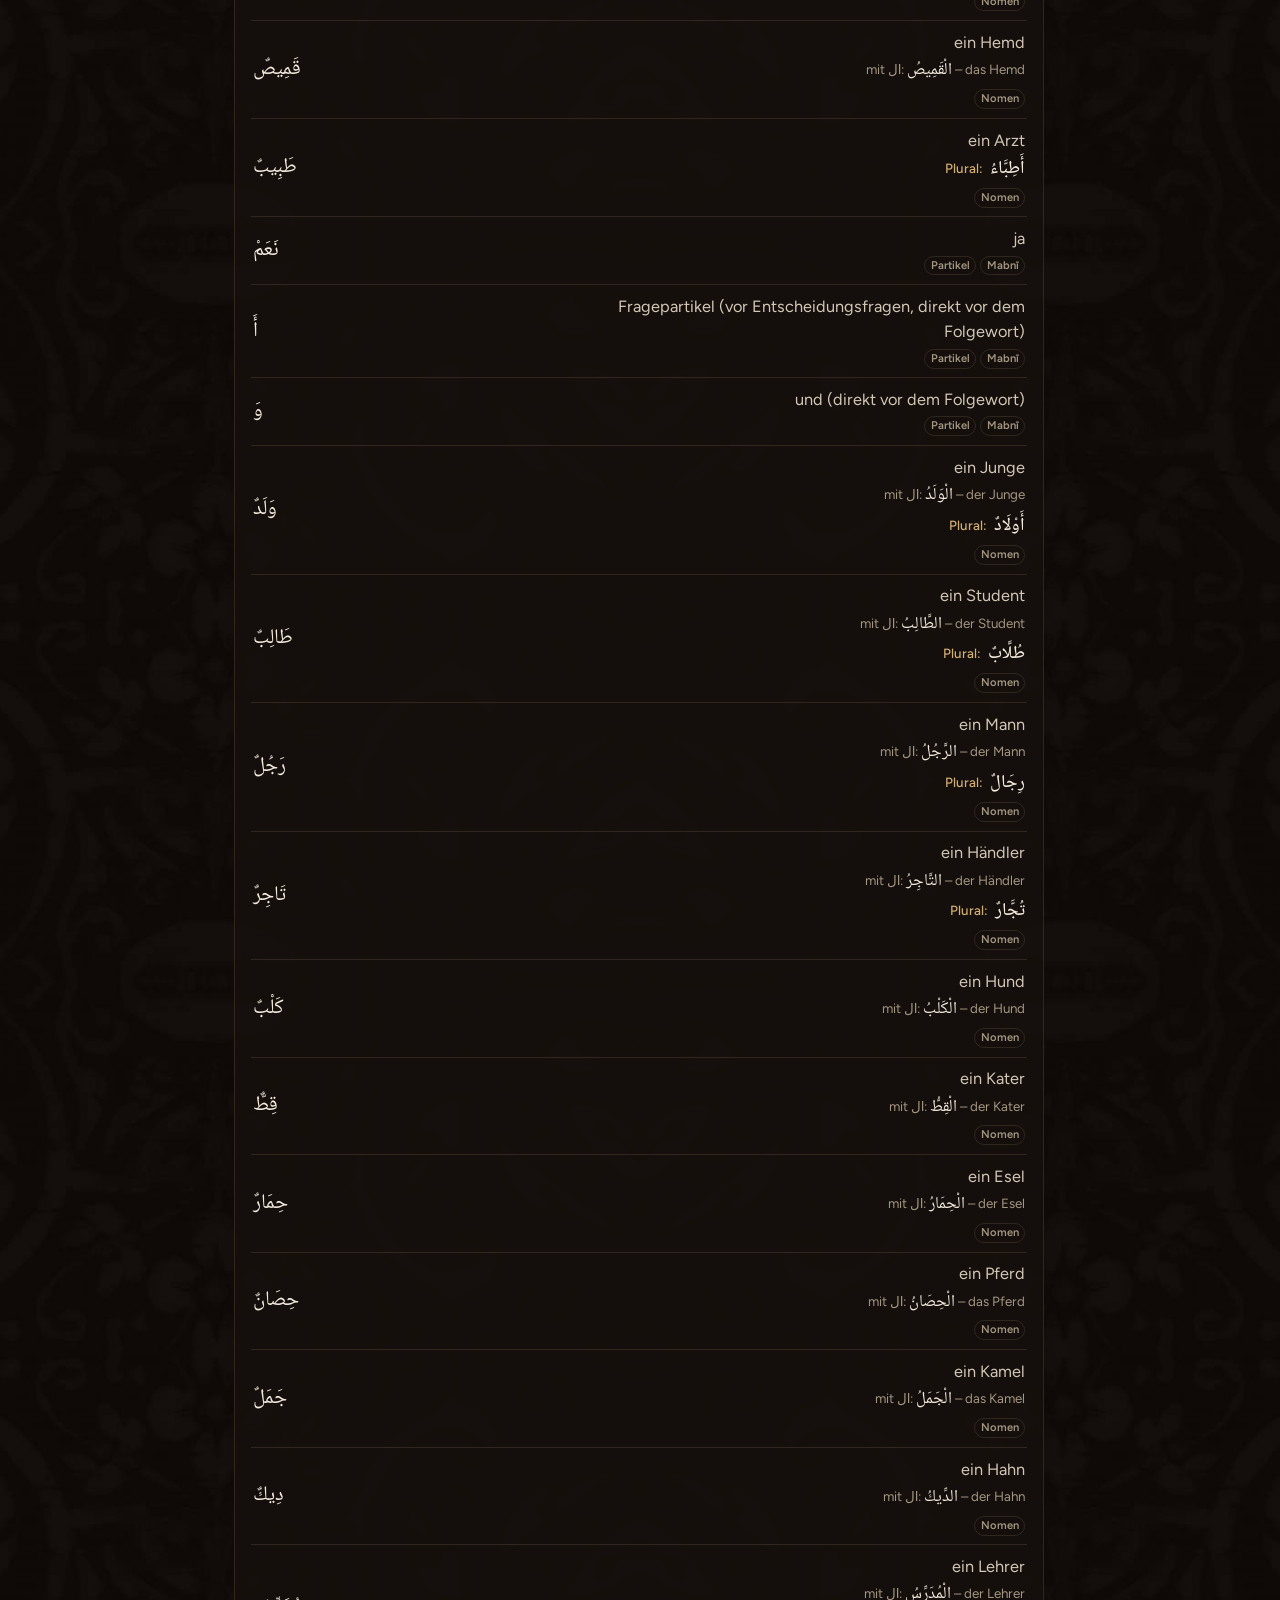
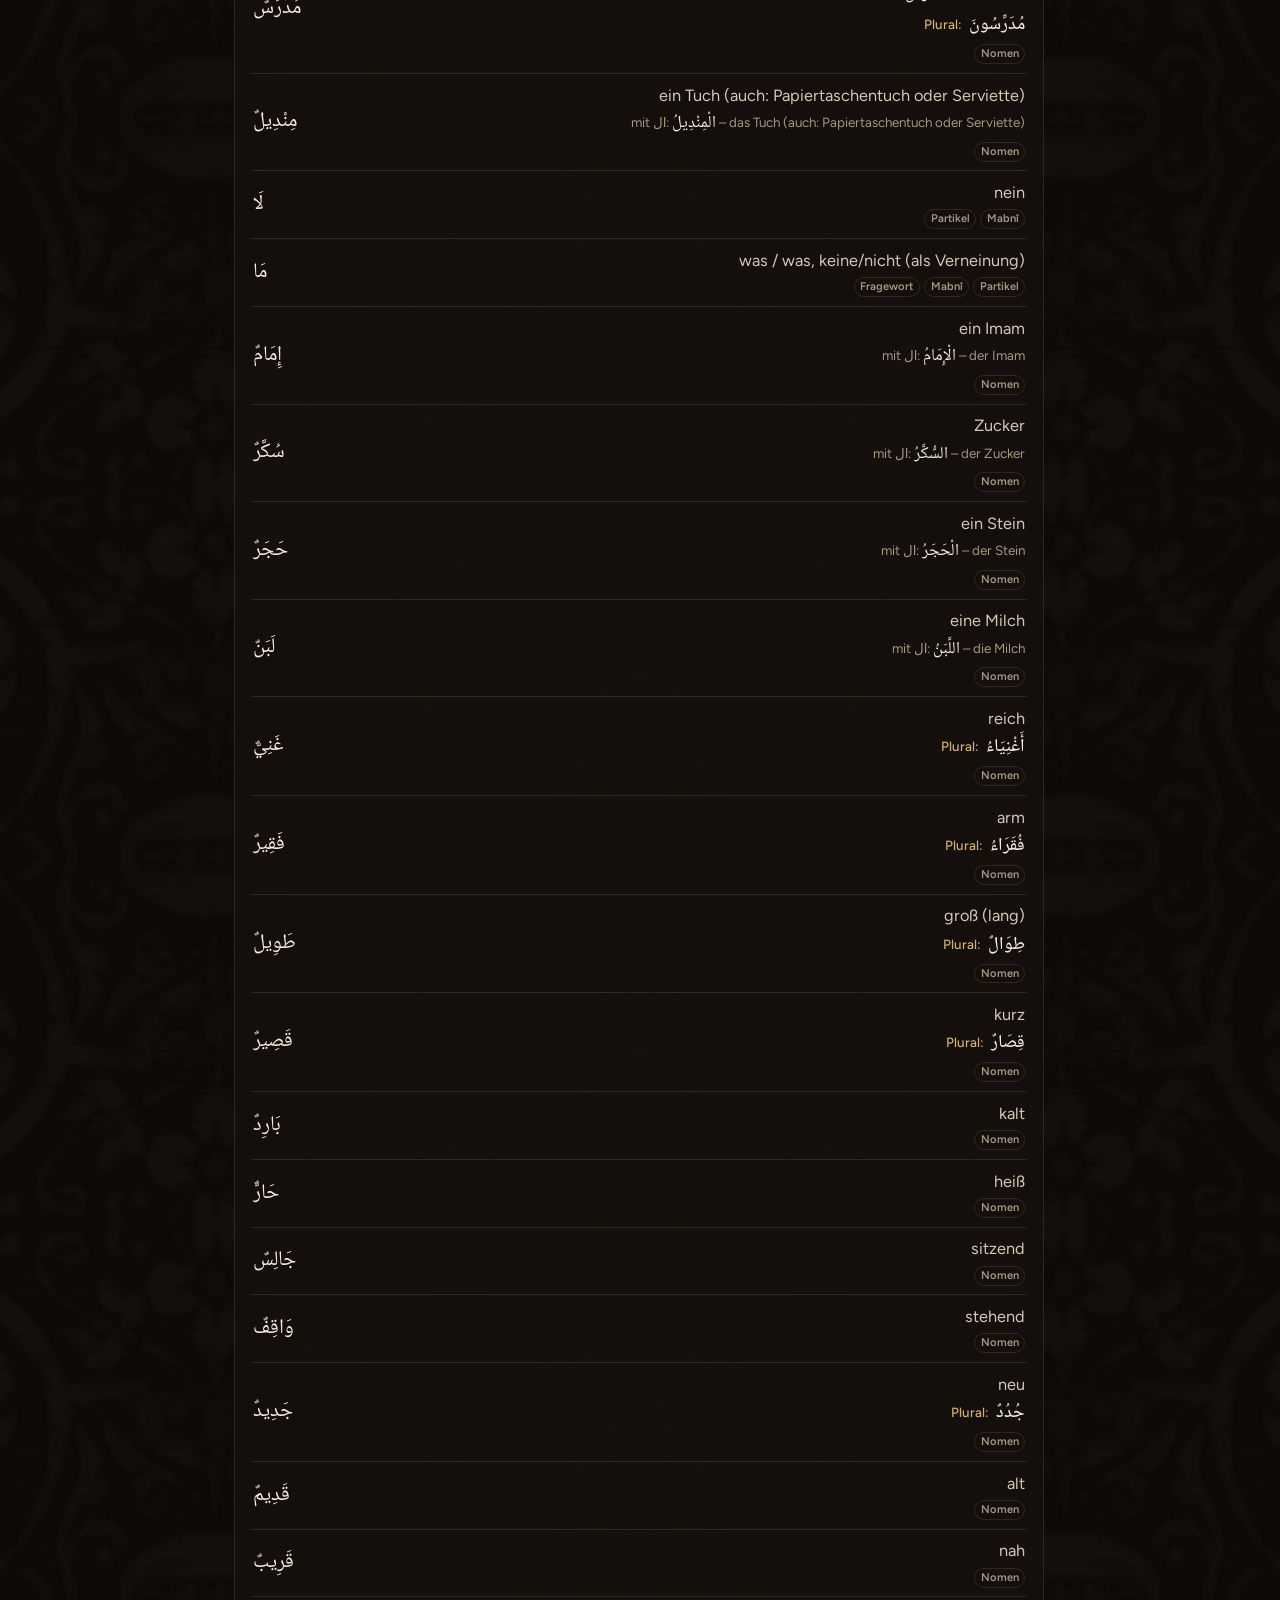
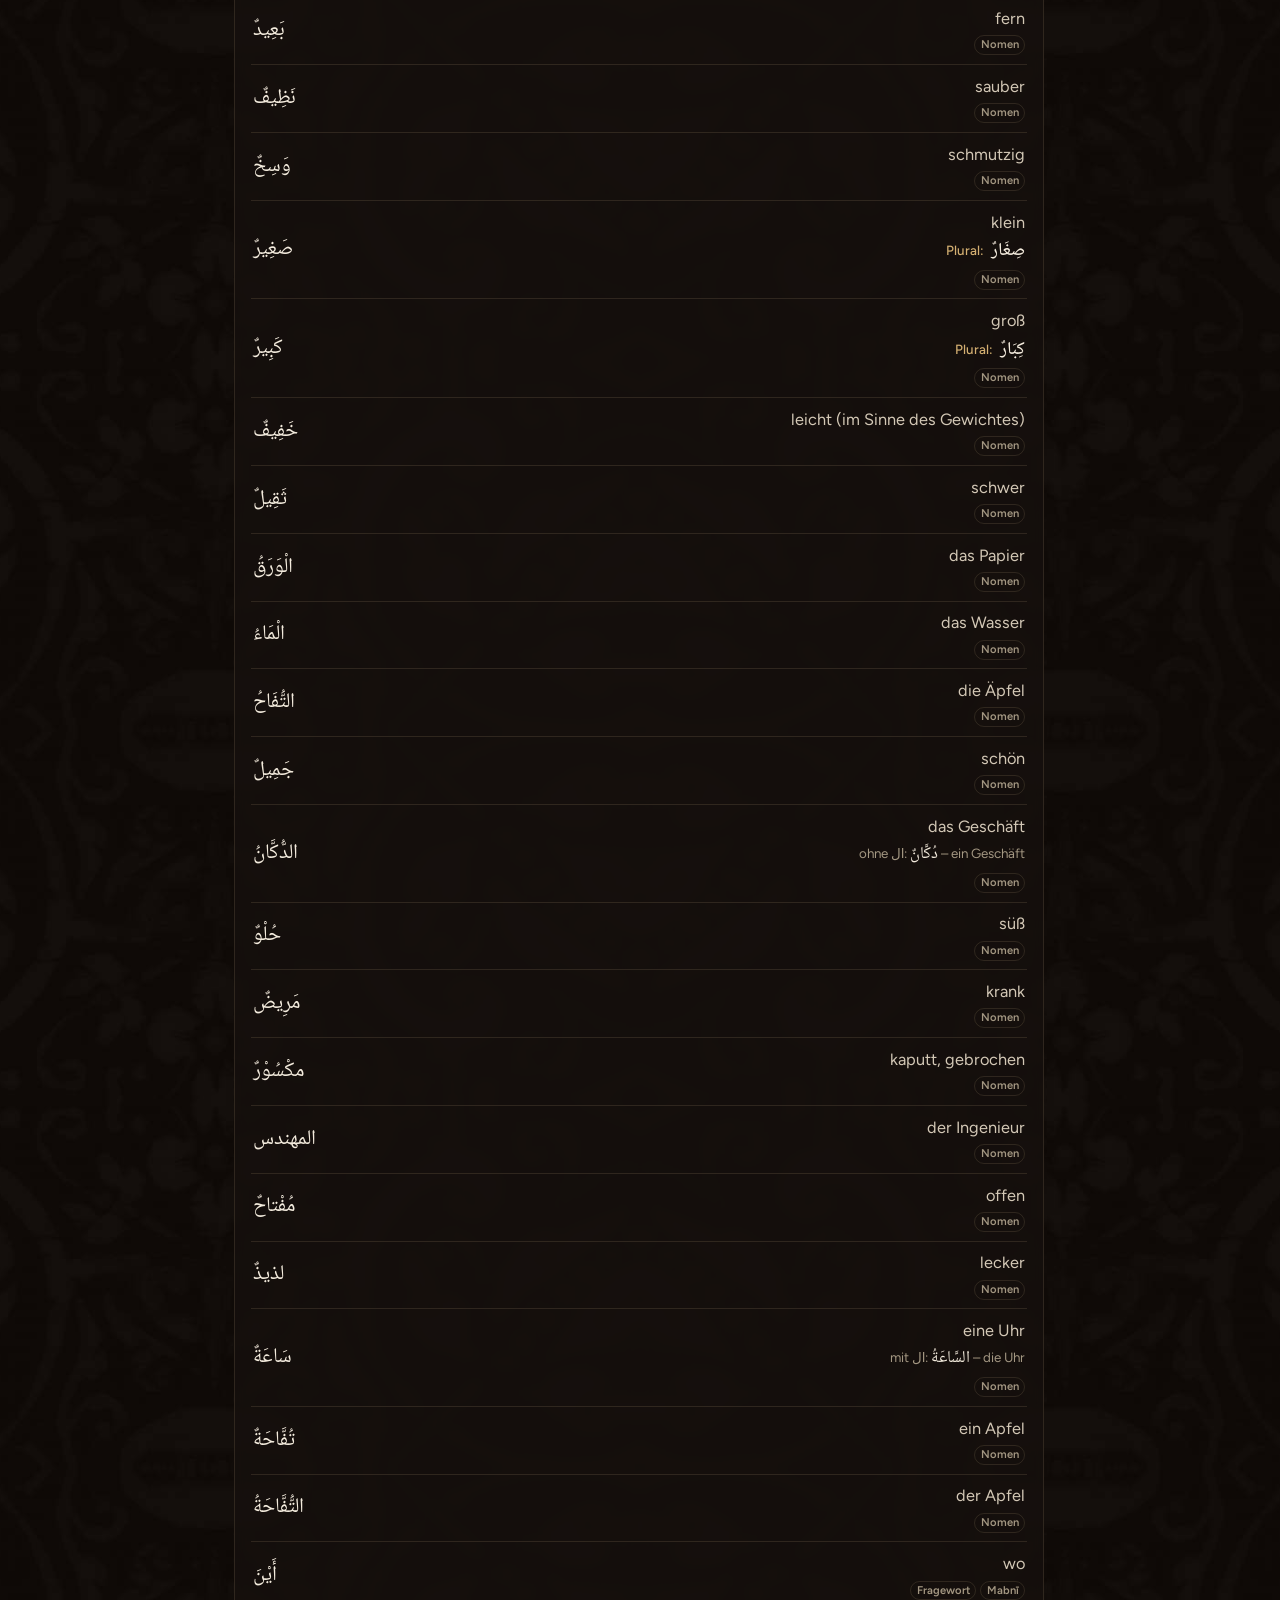
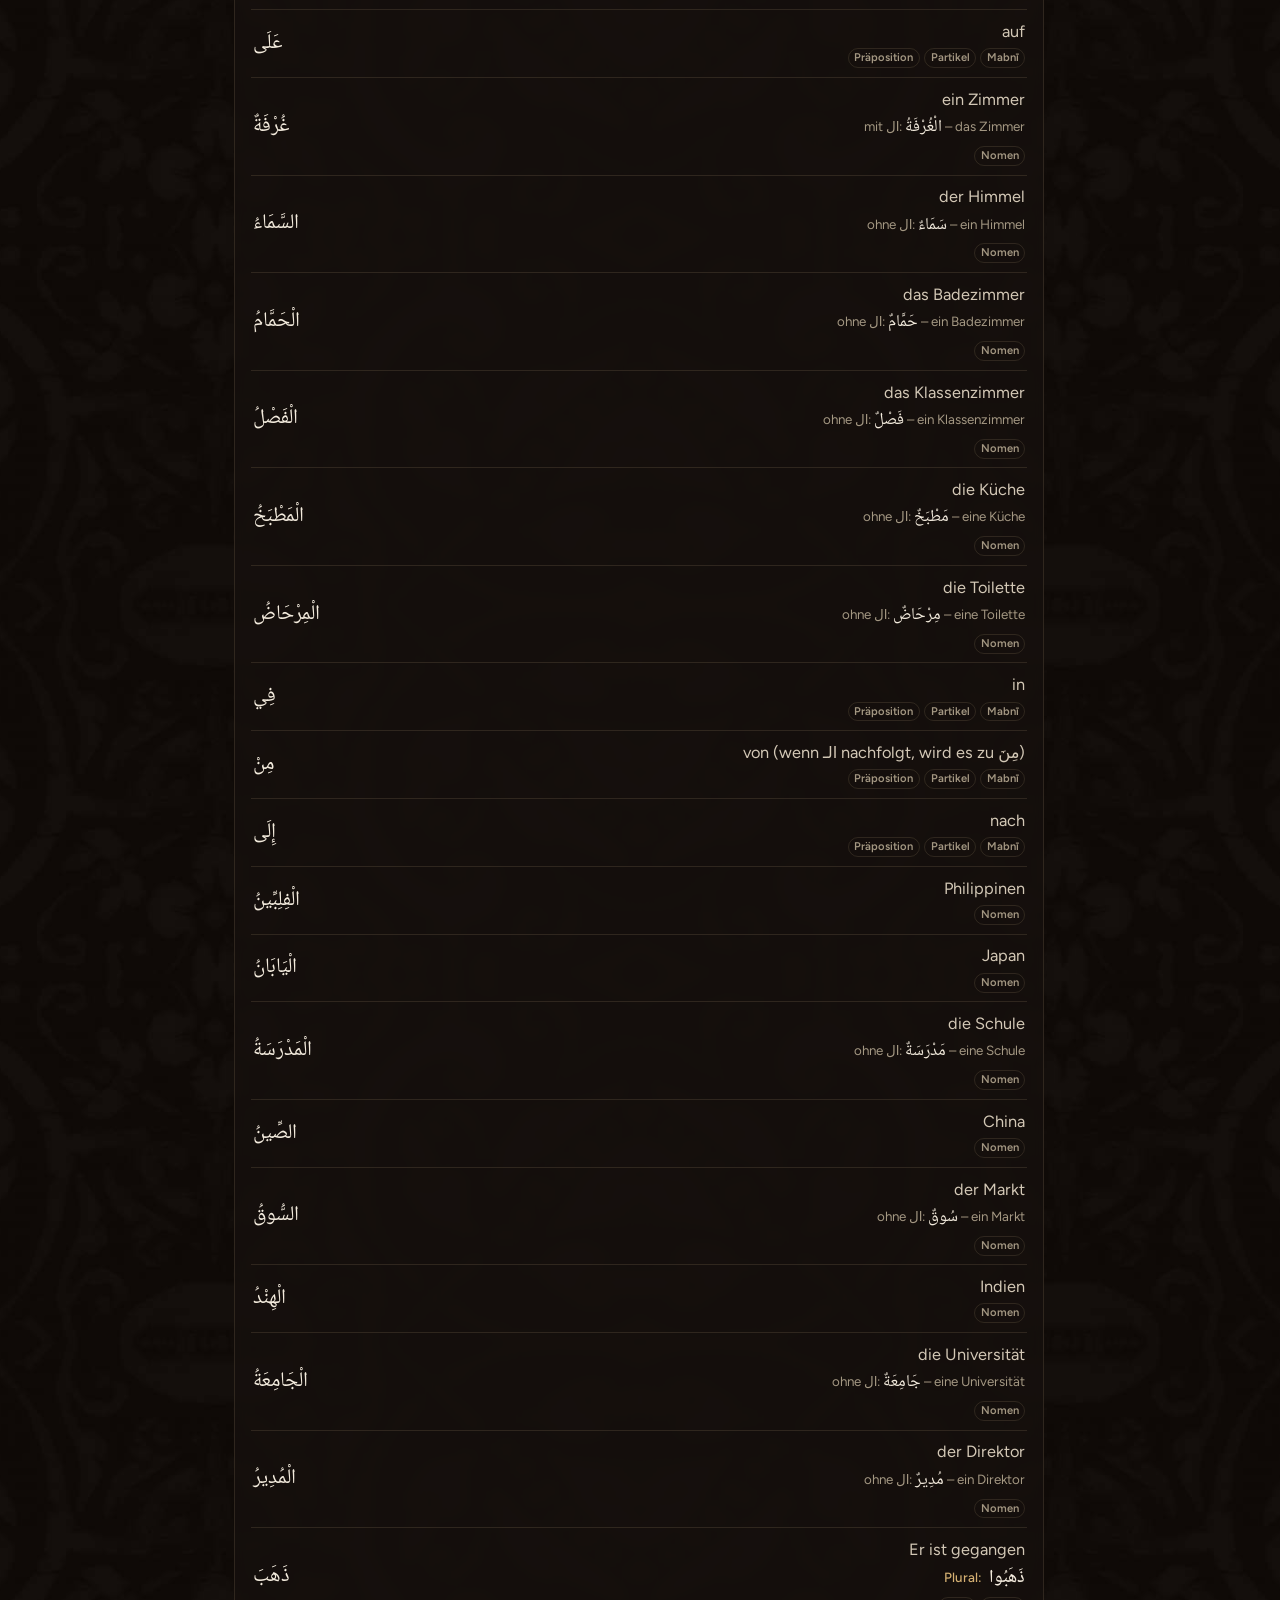
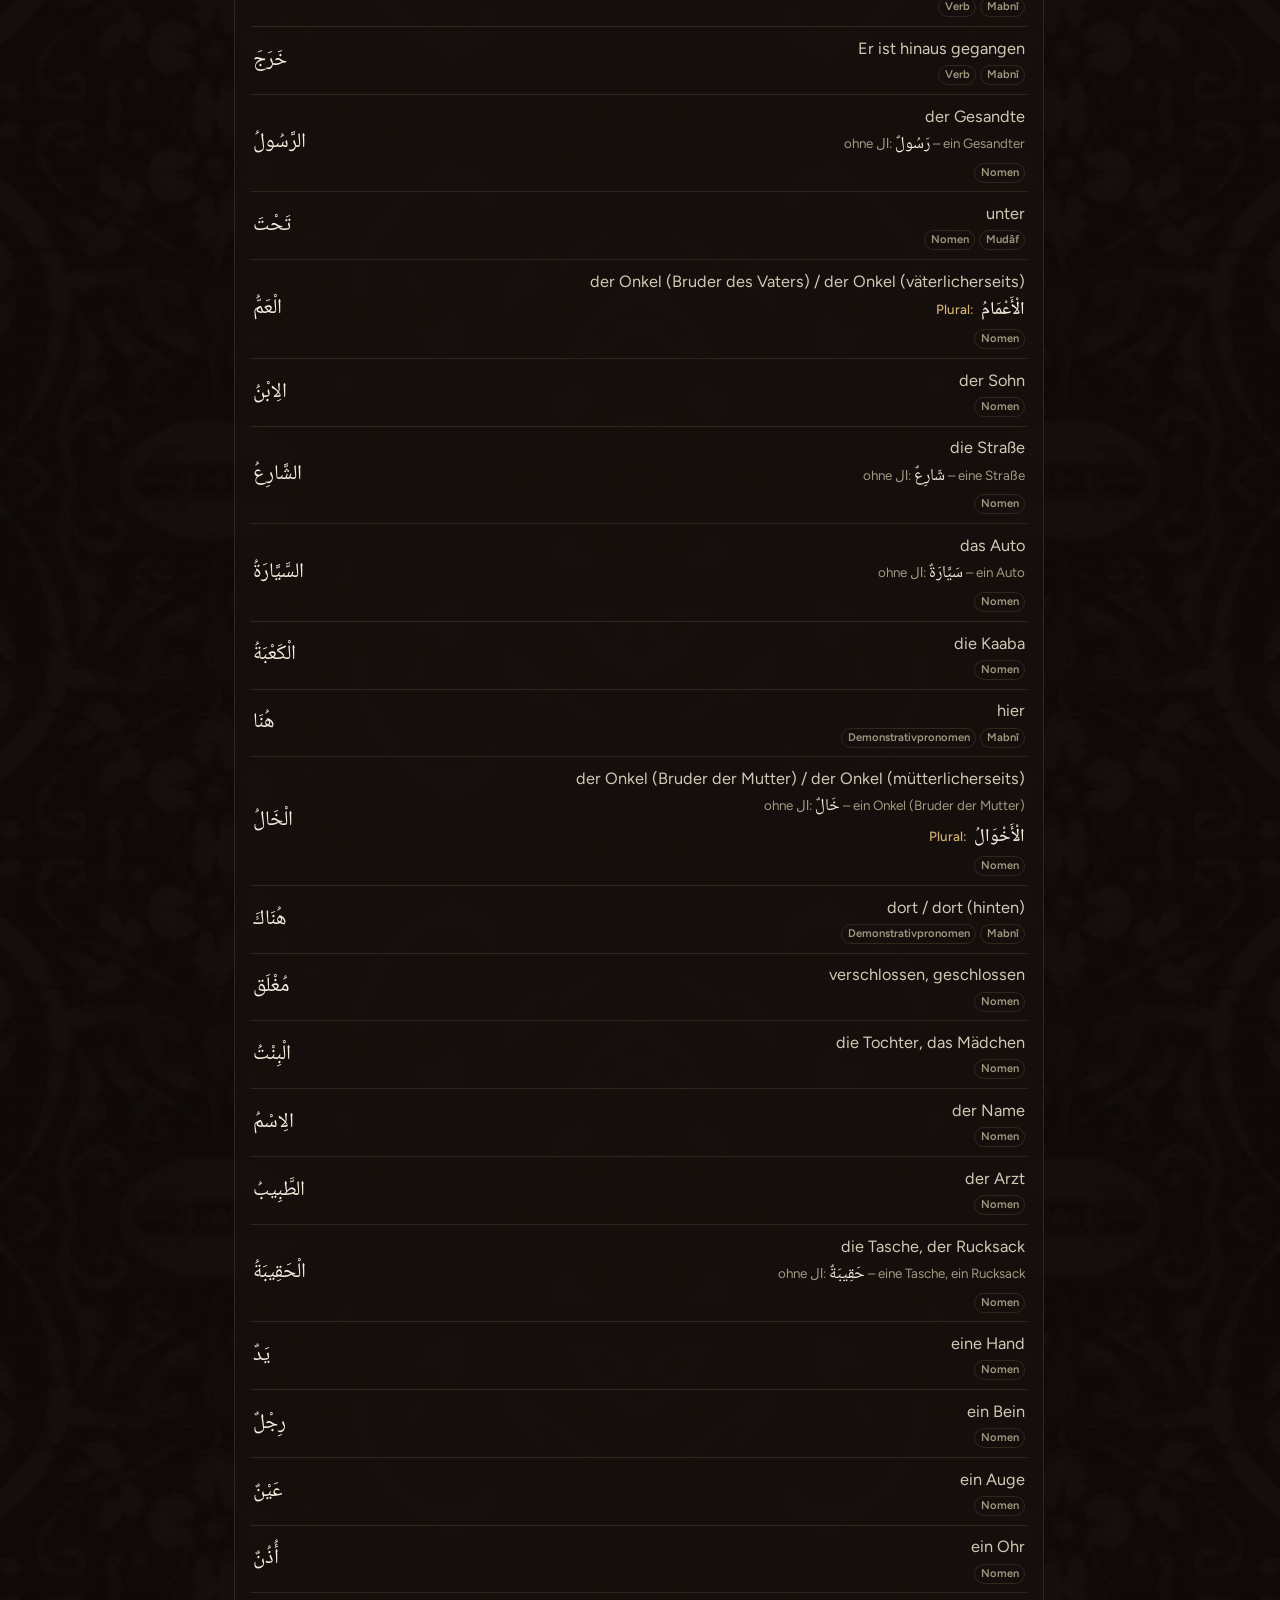
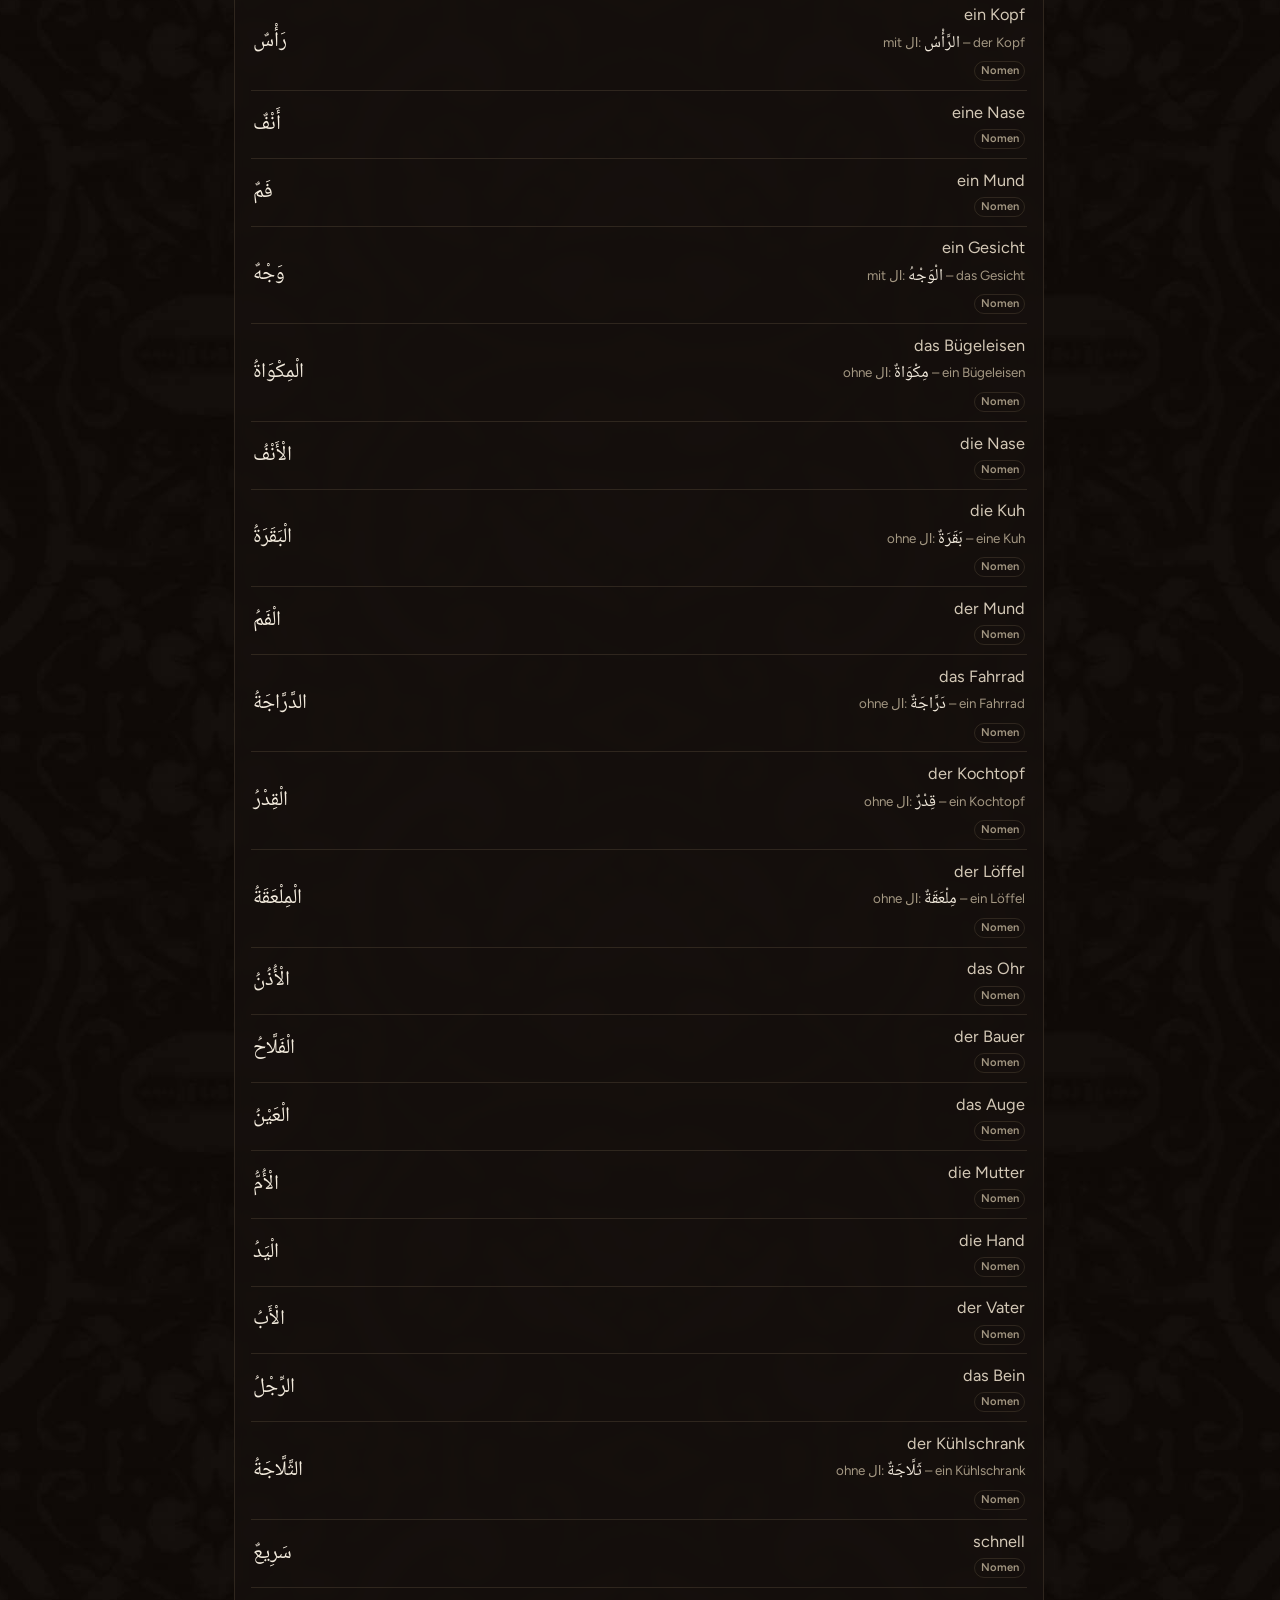
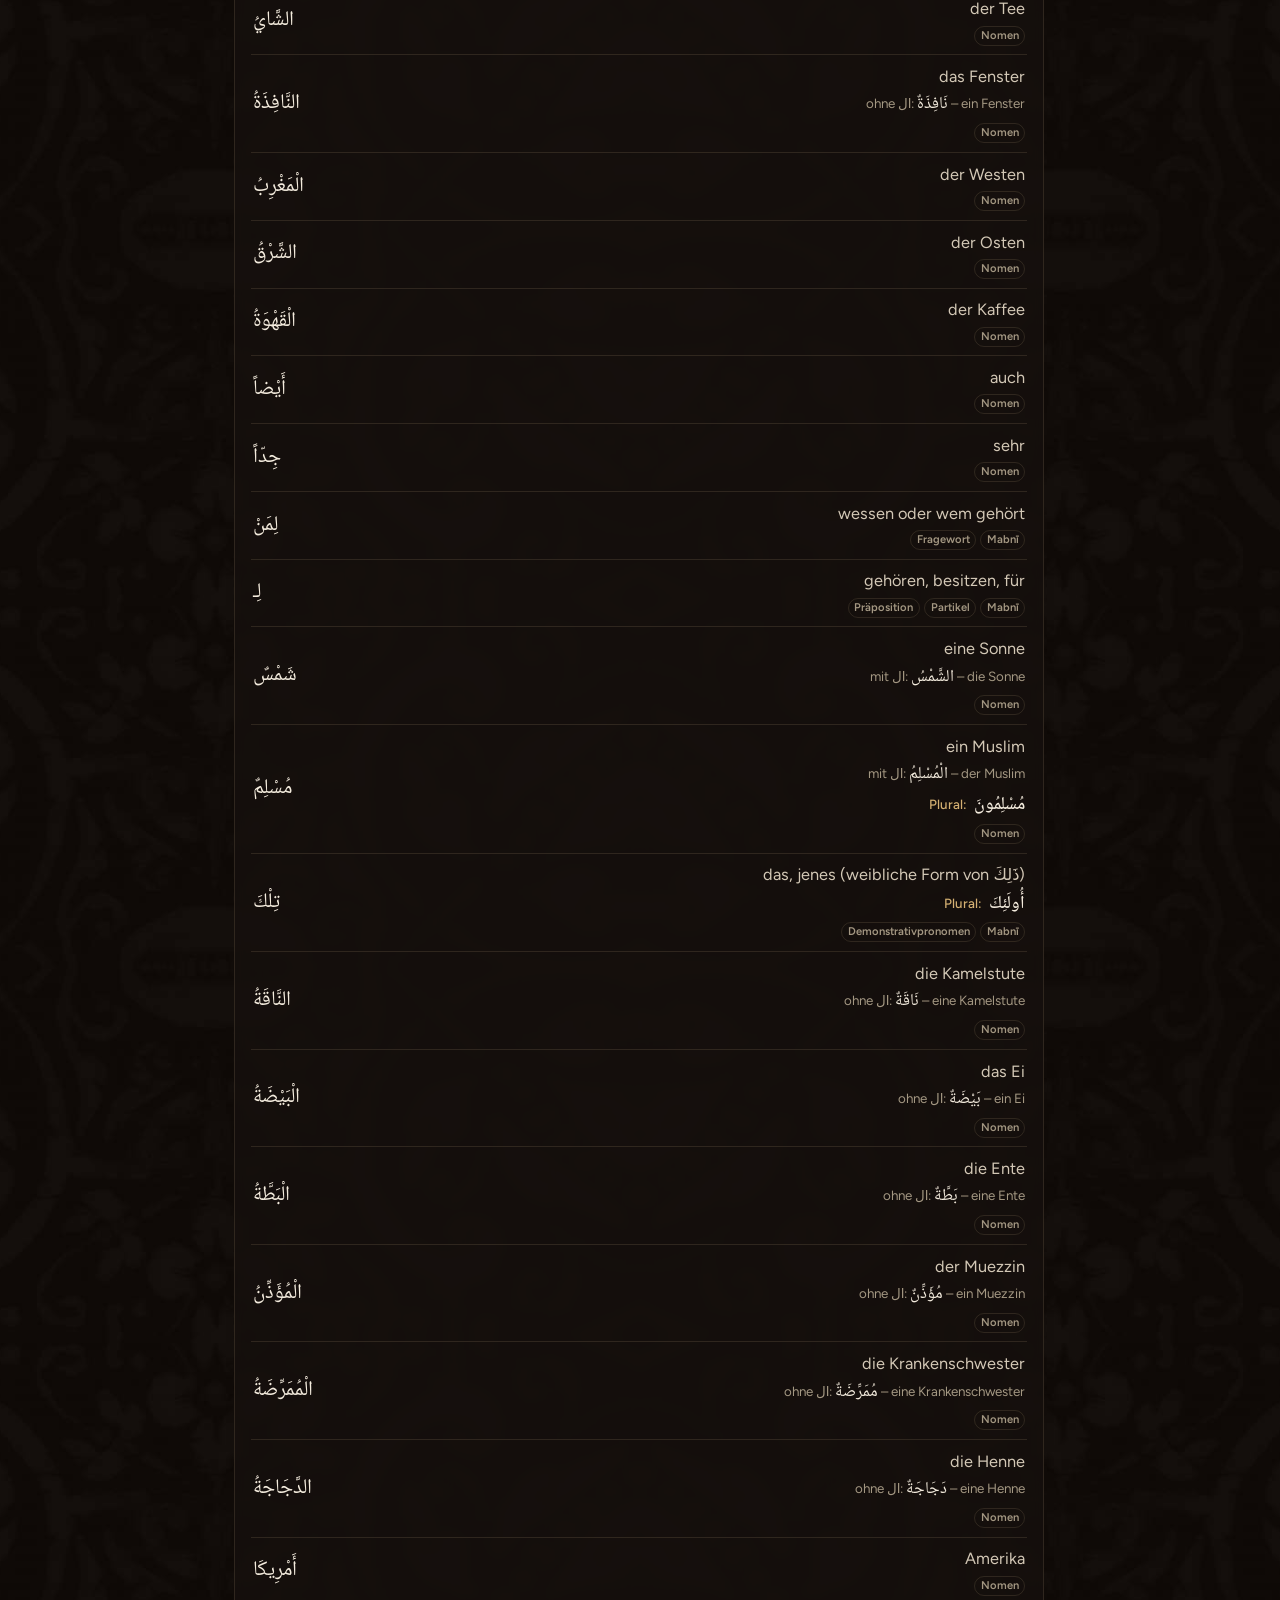
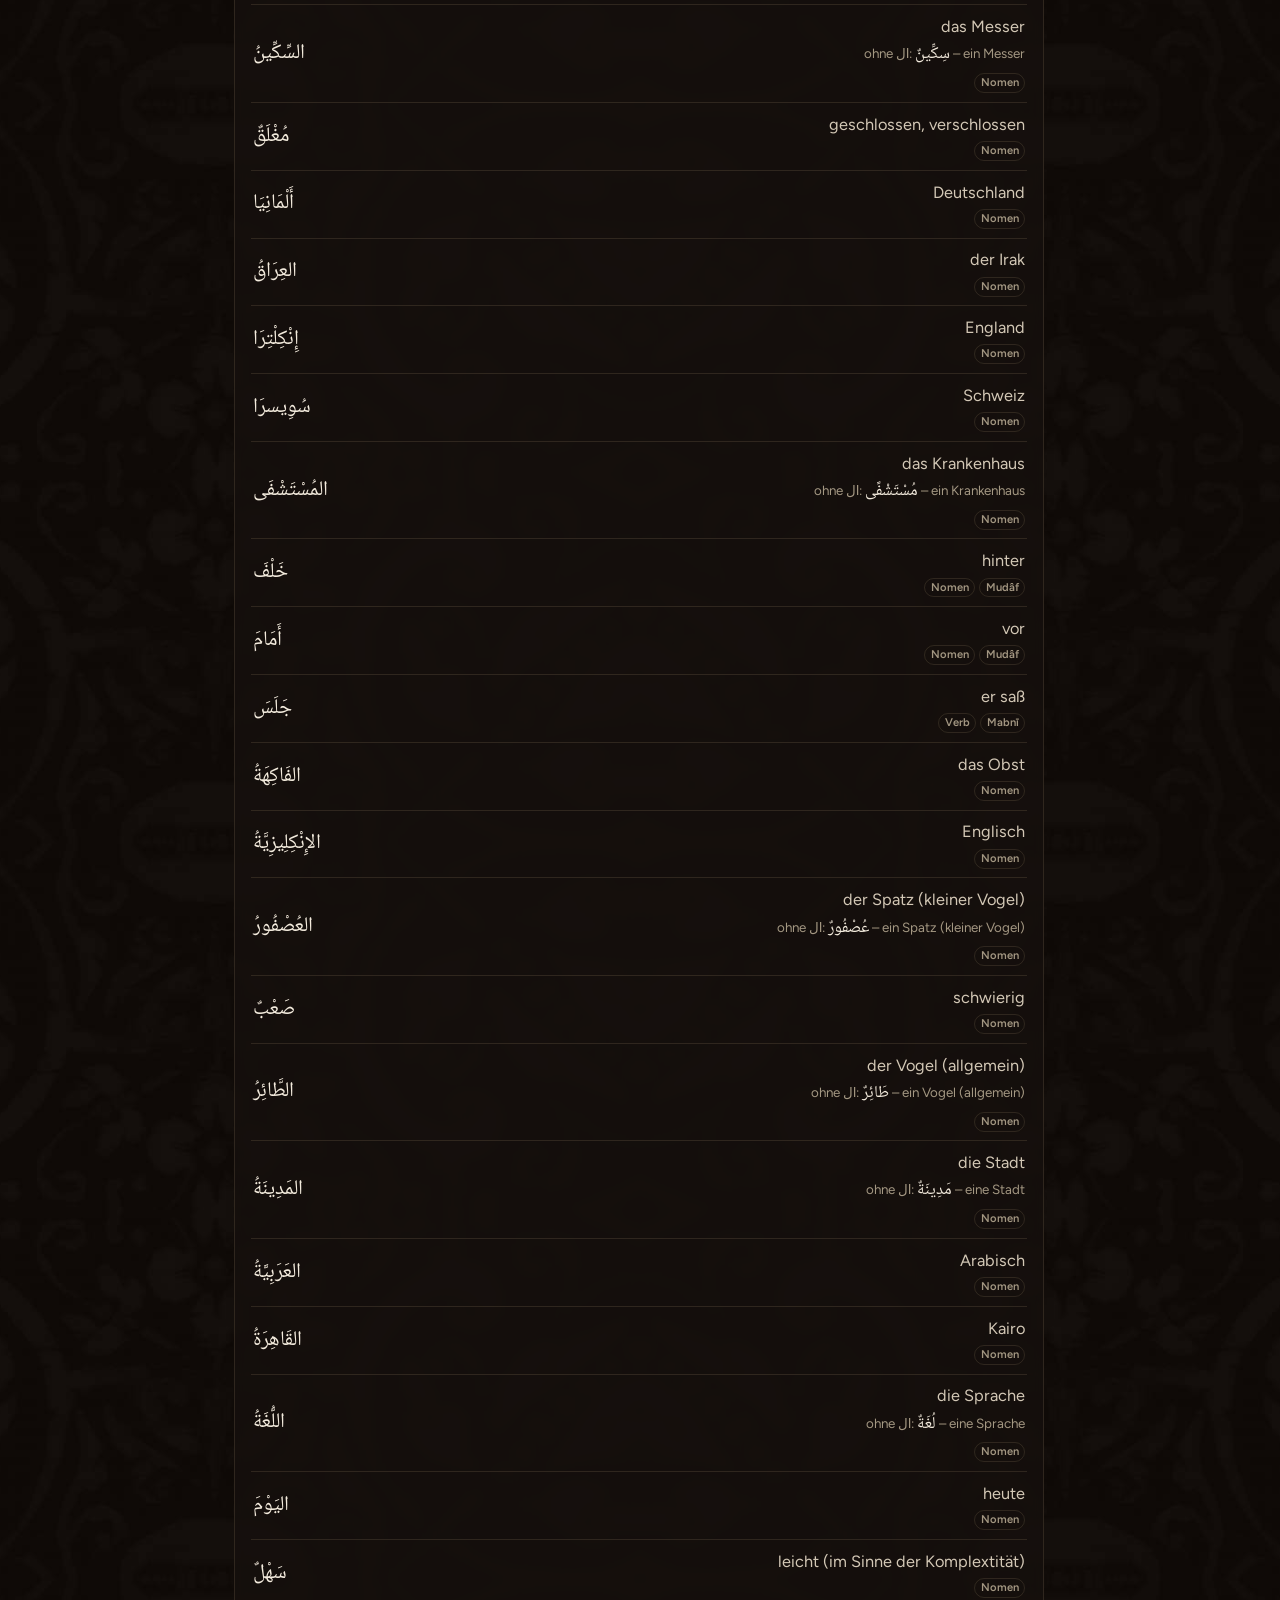
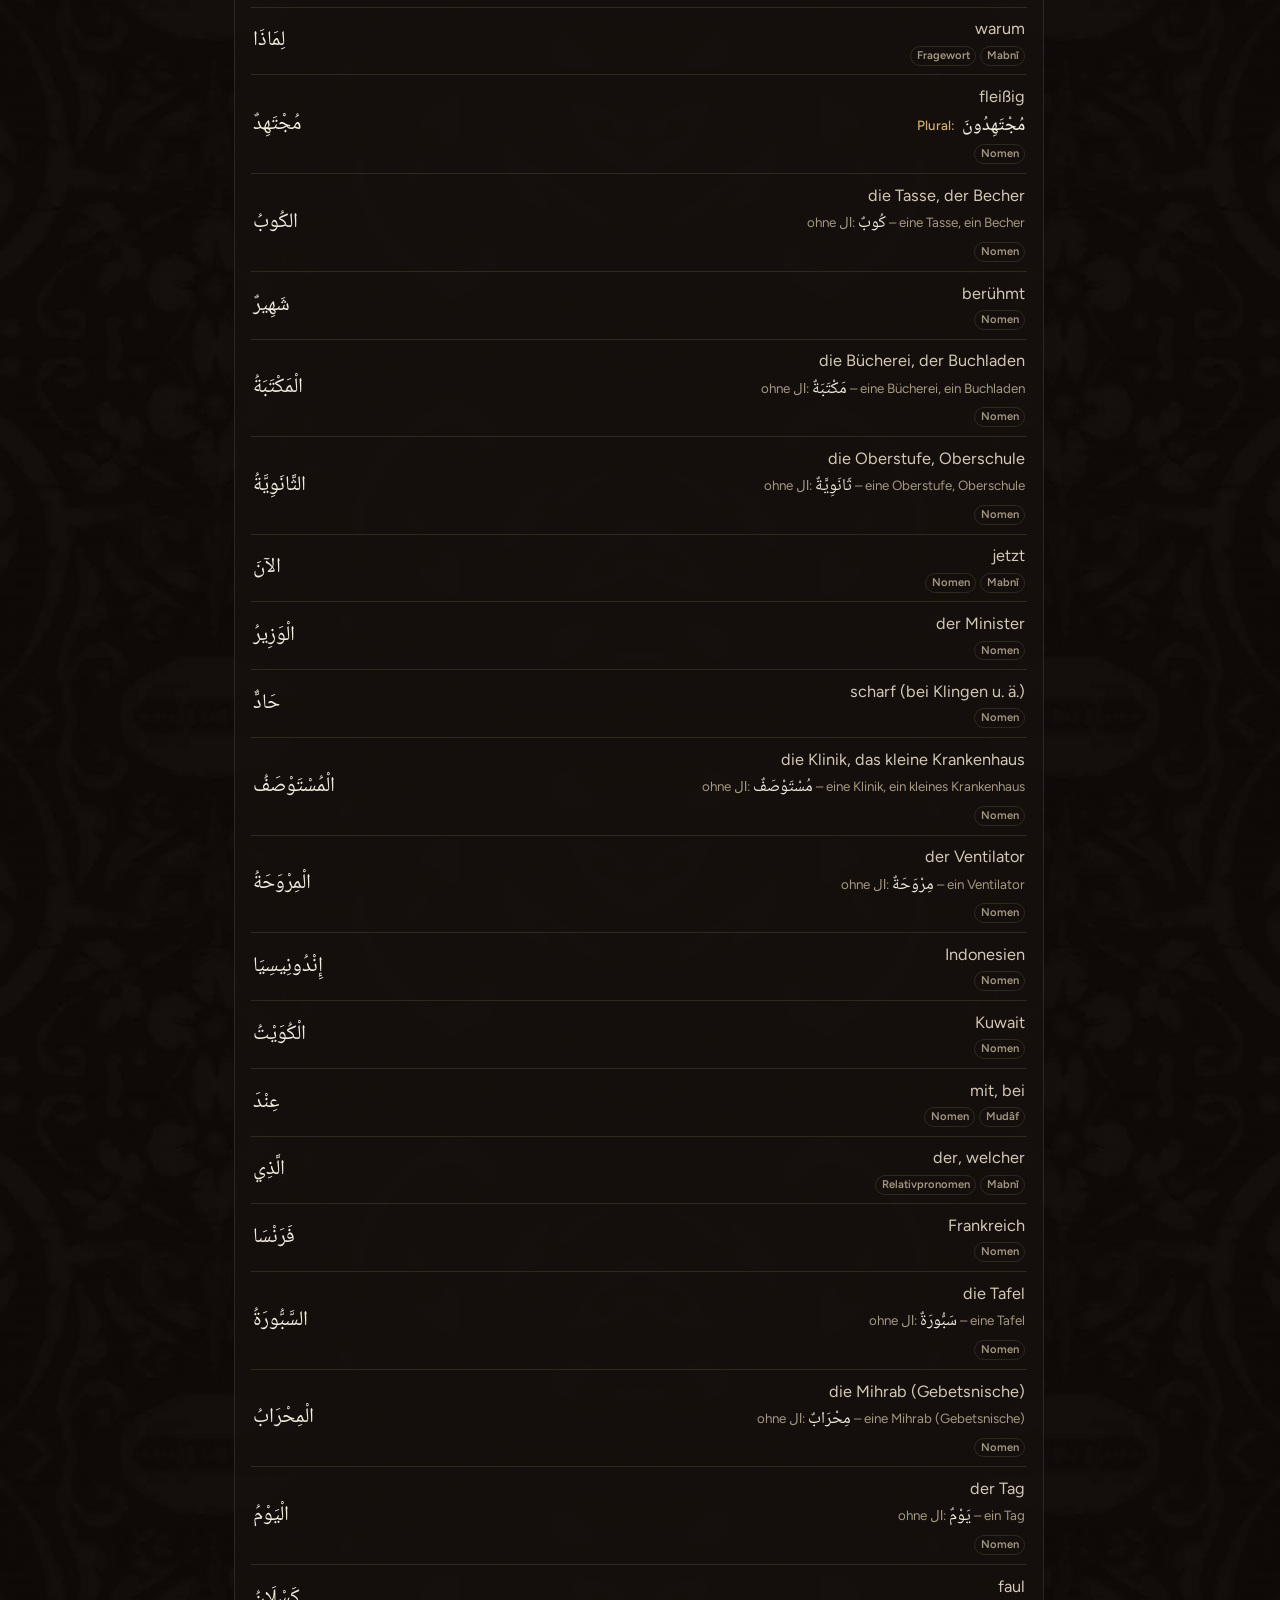
<file: glossar.html>
<!DOCTYPE html>
<html lang="de">
<head>
<meta charset="UTF-8">
<meta name="viewport" content="width=device-width, initial-scale=1.0, viewport-fit=cover">
<meta name="theme-color" content="#0e0a07">
<link rel="manifest" href="manifest.webmanifest">
<link rel="icon" type="image/png" sizes="32x32" href="icons/favicon-32.png">
<link rel="apple-touch-icon" href="icons/apple-touch-icon.png">
<meta name="apple-mobile-web-app-capable" content="yes">
<meta name="mobile-web-app-capable" content="yes">
<meta name="apple-mobile-web-app-status-bar-style" content="black-translucent">
<meta name="apple-mobile-web-app-title" content="Arabisch">
<title>Glossar | Boycott-Buddy</title>
<link rel="preconnect" href="https://fonts.googleapis.com">
<link rel="preconnect" href="https://fonts.gstatic.com" crossorigin>
<link href="https://fonts.googleapis.com/css2?family=Cormorant+Garamond:wght@600;700&family=Figtree:wght@400;500;600;700&family=Noto+Naskh+Arabic:wght@400;500;600;700&display=swap" rel="stylesheet">
<link rel="stylesheet" href="theme.css?v=18">
<script src="vocab.js"></script>
</head>
<body class="bb-trainer page-glossar">

  <nav class="tr-topbar" aria-label="Navigation">
    <a class="brand" href="index.html"><span class="brand-mark" aria-hidden="true">ع</span><span class="brand-text">Arabisch-Trainer<small>Boycott-Buddy</small></span></a>
    <div class="nav-links">
      <a href="index.html"><svg viewBox="0 0 24 24" fill="none" stroke="currentColor" stroke-width="1.8" stroke-linecap="round" stroke-linejoin="round" aria-hidden="true"><rect x="3" y="6" width="14" height="14" rx="2.5"/><path d="M7 3h11.5A2.5 2.5 0 0 1 21 5.5V17"/></svg><span>Vokabeln</span></a>
      <a href="satzanalyse.html"><svg viewBox="0 0 24 24" fill="none" stroke="currentColor" stroke-width="1.8" stroke-linecap="round" stroke-linejoin="round" aria-hidden="true"><path d="M4 6h16M4 12h10M4 18h7"/><circle cx="18" cy="17" r="3"/></svg><span>Grammatik</span></a>
      <a href="plural-uebung.html"><svg viewBox="0 0 24 24" fill="none" stroke="currentColor" stroke-width="1.8" stroke-linecap="round" stroke-linejoin="round" aria-hidden="true"><path d="m12 3 9 5-9 5-9-5 9-5Z"/><path d="m3 13 9 5 9-5"/></svg><span>Plural</span></a>
      <a href="glossar.html" class="active" aria-current="page"><svg viewBox="0 0 24 24" fill="none" stroke="currentColor" stroke-width="1.8" stroke-linecap="round" stroke-linejoin="round" aria-hidden="true"><path d="M4 19.5V5a2 2 0 0 1 2-2h13v15H6.5A2.5 2.5 0 0 0 4 20.5 2.5 2.5 0 0 0 6.5 23H19"/><path d="M9 7h6"/></svg><span>Glossar</span></a>
    </div>
  </nav>

  <header>
    <div class="head-row">
      <h1>Glossar</h1>
      <span class="ar-sub">المُعجَم</span>
    </div>
    <p class="subtitle" id="glossary-count">Alle Vokabeln nach Wortart</p>
  </header>

  <main>
    <section class="panel glossary-tools" aria-label="Suche und Filter" data-tip="Suche ein Wort auf Deutsch oder Arabisch – oder tippe unten auf eine <b>Wortart</b>, um nur z. B. Verben oder Präpositionen zu sehen.">
      <div class="glossary-search">
        <svg viewBox="0 0 24 24" fill="none" stroke="currentColor" stroke-width="2" stroke-linecap="round" aria-hidden="true"><circle cx="11" cy="11" r="7"/><path d="m20 20-3.5-3.5"/></svg>
        <input type="search" id="glossary-search" placeholder="Suchen – Deutsch oder عربي" aria-label="Glossar durchsuchen" autocomplete="off" enterkeyhint="search">
      </div>
      <div class="ctl-label">Wortart <span class="swipe-hint">– zur Seite wischen für mehr →</span></div>
      <div class="pill-row chip-scroll" id="glossary-cat-tabs" aria-label="Wortart"></div>
    </section>

    <div class="glossary-result" id="glossary-result" aria-live="polite"></div>
    <div class="glossary-list" id="glossary-list"></div>
  </main>

  <footer>
    <div class="made-by">made by <a href="https://boycott-buddy.com/" target="_blank" rel="noopener">boycott-buddy.com</a></div>
  </footer>

<script>
/* Glossar — zeigt alle Vokabeln (außer dem Sonderblock "Grammatik") gruppiert
   nach den Kategorien aus CATEGORIES (vocab.js). Ein Wort kann in mehreren
   Kategorien gleichzeitig auftauchen, wenn sein "categories"-Array mehrere
   Schlüssel enthält. Wörter ohne "categories" landen unter "Nicht zugeordnet". */
const HARAKAT_REGEX = /[ً-ْٖ-ٰٟۖ-ۭ]/g;
function stripHarakat(text){ return String(text || "").replace(HARAKAT_REGEX, ""); }
/* Im Glossar immer mit Haraket (kein Schalter). stripHarakat bleibt für die Suche. */
function displayArabic(text){ return text; }
function pluralHtml(w){
  if(!w || !w.plural) return "";
  /* Plurale, die nicht im Buch stehen (Ergänzungen, v. a. Lektion 1–11), deutlich markieren */
  const extra = typeof isBookPlural === "function" && !isBookPlural(w);
  return `<span class="plural-line${extra ? " not-book" : ""}">Plural${extra ? ' <small class="not-book-tag" title="Diese Pluralform steht nicht im Buch">nicht aus dem Buch</small>' : ""}: <bdi class="ar" dir="rtl">${displayArabic(w.plural)}</bdi></span>`;
}
function escapeHtml(s){ return String(s).replace(/[&<>"]/g, c => ({"&":"&amp;","<":"&lt;",">":"&gt;",'"':"&quot;"})[c]); }

let glossaryFilter = "alle";
let glossaryQuery = "";

/* Jedes Wort genau einmal: Steht ein Wort in mehreren Lektionen, werden die Einträge
   zusammengeführt (Wortarten vereinigt, abweichende Übersetzungen mit " / " verbunden). */
let _vocabCache = null;
function allVocabWords(){
  if(_vocabCache) return _vocabCache;
  const byKey = new Map();
  Object.entries(LESSONS)
    .filter(([key]) => key !== "Grammatik")
    .flatMap(([, words]) => words)
    .forEach(w => {
      const k = w.arabic.trim();
      const prev = byKey.get(k);
      if(!prev){ byKey.set(k, { ...w, categories: [...(w.categories || [])] }); return; }
      (w.categories || []).forEach(c => { if(!prev.categories.includes(c)) prev.categories.push(c); });
      const g = w.german.trim();
      if(!prev.german.toLowerCase().includes(g.toLowerCase())) prev.german += " / " + g;
      if(!prev.plural && w.plural) prev.plural = w.plural;
      if(!prev.alt && w.alt) prev.alt = w.alt;
    });
  return (_vocabCache = [...byKey.values()]);
}
/* Suche: Deutsch ohne Groß/Klein und Akzente, Arabisch ohne Haraket */
function glossaryNorm(t){
  return stripHarakat(t).toLowerCase().normalize("NFKD").replace(/[̀-ͯ]/g, "").replace(/ـ/g, "").trim();
}
function matchesQuery(w){
  if(!glossaryQuery) return true;
  return glossaryNorm(w.arabic).includes(glossaryQuery)
      || glossaryNorm(w.german).includes(glossaryQuery)
      || (w.plural && glossaryNorm(w.plural).includes(glossaryQuery))
      || (w.alt && (glossaryNorm(w.alt.arabic).includes(glossaryQuery) || glossaryNorm(w.alt.german).includes(glossaryQuery)));
}
function wordsOf(key){
  return allVocabWords().filter(w => key === "_none"
    ? (!w.categories || w.categories.length === 0)
    : (Array.isArray(w.categories) && w.categories.includes(key)));
}

function catTags(w){
  const cats = (w.categories || []).filter(c => CATEGORIES[c]);
  if(!cats.length) return "";
  return `<span class="cat-tags">${cats.map(c => `<span class="cat-tag">${CATEGORIES[c].de.replace(/\s*\(.*\)$/, "")}</span>`).join("")}</span>`;
}
function rowHtml(w, withTags){
  const alt = w.alt ? `<span class="alt-line"><bdi>${/^ال/.test(stripHarakat(w.alt.arabic)) ? "mit ال" : "ohne ال"}</bdi>: <bdi class="ar" dir="rtl">${displayArabic(w.alt.arabic)}</bdi> – ${w.alt.german}</span>` : "";
  return `<div class="glossary-word-row"><span class="ar" lang="ar">${displayArabic(w.arabic)}</span><span class="de">${w.german}${alt}${pluralHtml(w)}${withTags ? catTags(w) : ""}</span></div>`;
}

function buildTabs(){
  const wrap = document.getElementById("glossary-cat-tabs");
  const keys = ["alle", ...Object.keys(CATEGORIES)];
  wrap.innerHTML = keys.map(k => {
    const label = k === "alle" ? "Alle" : CATEGORIES[k].de.replace(/\s*\(.*\)$/, "");
    const n = k === "alle" ? allVocabWords().length : wordsOf(k).length;
    return `<button type="button" class="lesson-pill${glossaryFilter === k ? " active" : ""}" data-key="${k}">${label} <span class="chip-count">${n}</span></button>`;
  }).join("");
  wrap.onclick = e => {
    const btn = e.target.closest(".lesson-pill");
    if(!btn) return;
    glossaryFilter = btn.dataset.key;
    [...wrap.children].forEach(b => b.classList.toggle("active", b === btn));
    render();
    window.scrollTo({ top: 0 });
  };
}

function groupHtml(key, title, arTitle){
  const words = wordsOf(key).filter(matchesQuery);
  if(words.length === 0) return glossaryQuery ? "" :
    `<section class="glossary-group"><h2 class="glossary-group-title">${title}${arTitle ? ` <span class="ar">${arTitle}</span>` : ""}<span class="count">0</span></h2><div class="glossary-empty">Noch keine Vokabeln zugeordnet.</div></section>`;
  return `<section class="glossary-group">
    <h2 class="glossary-group-title">${title}${arTitle ? ` <span class="ar">${arTitle}</span>` : ""}<span class="count">${words.length}</span></h2>
    ${words.map(w => rowHtml(w)).join("")}
  </section>`;
}

function render(){
  const listEl = document.getElementById("glossary-list");
  let html;
  if(glossaryFilter === "alle"){
    /* "Alle" = wirklich alle: eine Liste, jedes Wort genau einmal, mit seinen Wortarten */
    const words = allVocabWords().filter(matchesQuery);
    html = words.length ? `<section class="glossary-group">
      <h2 class="glossary-group-title">Alle Vokabeln<span class="count">${words.length}</span></h2>
      ${words.map(w => rowHtml(w, true)).join("")}
    </section>` : "";
  } else {
    html = groupHtml(glossaryFilter, CATEGORIES[glossaryFilter].de, CATEGORIES[glossaryFilter].ar);
  }

  const result = document.getElementById("glossary-result");
  if(glossaryQuery){
    const hits = new Set(allVocabWords().filter(matchesQuery).filter(w => glossaryFilter === "alle" || wordsOf(glossaryFilter).includes(w))).size;
    result.textContent = hits ? `${hits} Treffer für „${glossarySearch.value.trim()}“` : "";
  } else result.textContent = "";

  listEl.innerHTML = html || `<div class="glossary-empty big-empty">Nichts gefunden für „${escapeHtml(glossarySearch.value.trim())}“.<br>Tipp: Arabisch geht auch ohne Haraket.</div>`;
}

const glossarySearch = document.getElementById("glossary-search");
glossarySearch.addEventListener("input", () => {
  glossaryQuery = glossaryNorm(glossarySearch.value);
  render();
});

const total = allVocabWords().length;
document.getElementById("glossary-count").textContent = `${total} Vokabeln, jede genau einmal. Viele Wörter gehören zu mehreren Wortarten (z. B. Präposition und Mabnī) und stehen dann unter jeder davon.`;
/* Direktlink auf eine Kategorie möglich, z. B. glossar.html#fiil */
const hashKey = decodeURIComponent(location.hash.slice(1));
if(CATEGORIES[hashKey]) glossaryFilter = hashKey;
buildTabs();
render();
</script>
<script src="ui.js?v=11"></script>
</body>
</html>
</file>
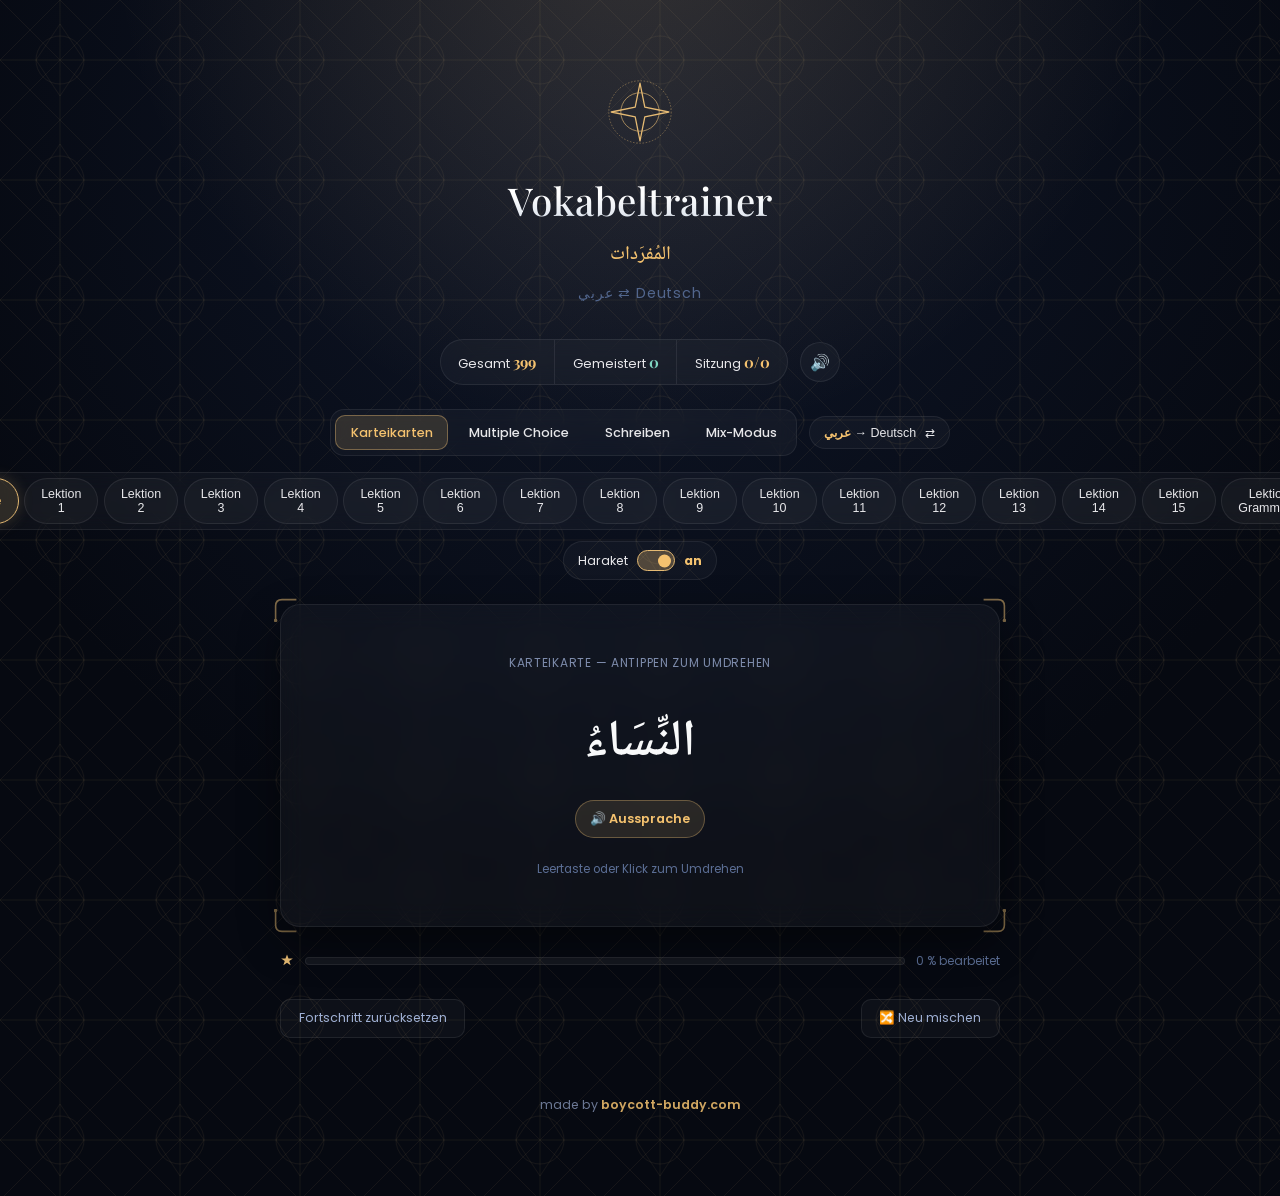
<file: main.html>
<!DOCTYPE html>
<html lang="de">
<head>
<meta charset="UTF-8">
<meta name="viewport" content="width=device-width, initial-scale=1.0">
<title>Vokabeltrainer | NoBoyKott</title>
<style>
@import url('https://fonts.googleapis.com/css2?family=Playfair+Display:wght@500;600&family=Poppins:wght@300;400;500;600&family=Noto+Naskh+Arabic:wght@400;500;600;700&display=swap');

:root {
  --primary-color: #e5ba73;
  --secondary-color: #8e7b43;
  --accent-color: #f4c26f;
  --dark-color: #060911;
  --light-color: #f8f9fa;
  --text-color: #e7e7ea;
  --text-light: #f8f9fa;
  --wrong-color: #d98a73;
  --font-main: 'Poppins', sans-serif;
  --font-heading: 'Playfair Display', serif;
  --font-arabic: 'Noto Naskh Arabic', serif;
}

* { box-sizing: border-box; }
html { scroll-behavior: smooth; font-size: 16px; }

/* ==========================================================================
   HINTERGRUND — identisch zum Rest der Seite (main.css)
   ========================================================================== */
body {
  font-family: var(--font-main);
  margin: 0;
  padding: 0 0 4rem;
  background-color: var(--dark-color);
  background-image:
    radial-gradient(circle at 50% -10%, rgba(229, 186, 115, 0.18) 0%, transparent 45%),
    radial-gradient(circle at 50% 15%, rgba(15, 23, 42, 0.95) 0%, var(--dark-color) 75%);
  background-attachment: fixed;
  color: var(--text-light);
  min-height: 100vh;
  overflow-x: hidden;
  line-height: 1.6;
  position: relative;
}

body::before {
  content: "";
  position: absolute;
  top: 0; left: 0; width: 100%; height: 100%;
  background-image: url('data:image/svg+xml;utf8,<svg xmlns="http://www.w3.org/2000/svg" width="60" height="60" viewBox="0 0 60 60"><g fill="none" stroke="%23e5ba73" stroke-width="0.3" stroke-opacity="0.12"><path d="M30 0 L60 30 L30 60 L0 30 Z M0 0 L60 60 M60 0 L0 60 M30 0 L30 60 M0 30 L60 30"/><circle cx="30" cy="30" r="12"/><path d="M30 12 L42 30 L30 48 L18 30 Z"/></g></svg>');
  background-size: 120px 120px;
  pointer-events: none;
  z-index: 0;
}

body::after {
  content: "";
  position: fixed;
  inset: 0;
  background: var(--dark-color);
  z-index: 9999;
  animation: fadeOverlay 1.2s ease forwards;
  pointer-events: none;
}

@keyframes fadeOverlay { from { opacity: 1; } to { opacity: 0; } }


/* ==========================================================================
   HEADER: STERN MIT GLOW-ANIMATION (aus main.css übernommen)
   ========================================================================== */
header {
  text-align: center;
  padding: 4.5rem 1rem 1.25rem;
  position: relative;
  z-index: 10;
}

.header-star {
  display: block;
  width: 80px;
  height: 80px;
  margin: 0 auto 18px;
  background-image: url("data:image/svg+xml;utf8,<svg xmlns='http://www.w3.org/2000/svg' viewBox='0 0 100 100'><g fill='none' stroke='%23e5ba73'><circle cx='50' cy='50' r='39' stroke-width='0.5' stroke-dasharray='2 2'/><path d='M50 14 L56 44 L86 50 L56 56 L50 86 L44 56 L14 50 L44 44 Z' stroke-width='1.6' stroke-linejoin='round'/><circle cx='50' cy='50' r='24' stroke-width='0.8'/></g></svg>");
  background-size: contain;
  background-repeat: no-repeat;
  background-position: center;
  animation: starGlowPulse 4s ease-in-out infinite;
}

@keyframes starGlowPulse {
  0%, 100% { transform: scale(1); filter: drop-shadow(0 0 20px rgba(229, 186, 115, 0.45)); }
  50% { transform: scale(1.04); filter: drop-shadow(0 0 35px rgba(244, 194, 111, 0.75)); }
}

h1 {
  font-family: var(--font-heading);
  font-weight: 500;
  font-size: 2.4rem;
  letter-spacing: 0.5px;
  margin: 0;
  background: linear-gradient(to bottom, #ffffff 40%, #cdd7e5 100%);
  -webkit-background-clip: text;
  background-clip: text;
  color: transparent;
}

header .ar-sub {
  display: block;
  font-family: var(--font-arabic);
  font-weight: 500;
  color: var(--accent-color);
  font-size: 1.2rem;
  line-height: 1.8;
  margin-top: 0.4rem;
}

header p.subtitle {
  color: #52668d;
  font-size: 0.9rem;
  font-weight: 400;
  letter-spacing: 0.8px;
  margin-top: 0.6rem;
}

/* ==========================================================================
   HAUPTBEREICH
   ========================================================================== */
main {
  max-width: 760px;
  margin: 0 auto;
  padding: 0 1.25rem;
  position: relative;
  z-index: 10;
}

/* Stats-Leiste */
.stats-row {
  display: flex;
  justify-content: center;
  align-items: center;
  gap: 0.75rem;
  flex-wrap: wrap;
  margin-bottom: 1.5rem;
}

.stats-pill {
  display: flex;
  background: rgba(255, 255, 255, 0.03);
  border: 1px solid rgba(255, 255, 255, 0.08);
  backdrop-filter: blur(10px);
  -webkit-backdrop-filter: blur(10px);
  border-radius: 999px;
  overflow: hidden;
  font-size: 0.8rem;
}
.stats-pill div { padding: 0.6rem 1.1rem; border-right: 1px solid rgba(255, 255, 255, 0.08); white-space: nowrap; color: var(--text-color); }
.stats-pill div:last-child { border-right: none; }
.stats-pill b { color: var(--accent-color); font-family: var(--font-heading); font-size: 0.95rem; }
.stats-pill .mastered b { color: #7fd6c2; }

.icon-btn {
  background: rgba(255, 255, 255, 0.03);
  border: 1px solid rgba(255, 255, 255, 0.08);
  backdrop-filter: blur(10px);
  -webkit-backdrop-filter: blur(10px);
  border-radius: 999px;
  width: 40px; height: 40px;
  display: flex; align-items: center; justify-content: center;
  cursor: pointer;
  color: var(--text-light);
  font-size: 1rem;
  transition: all 0.3s ease;
}
.icon-btn:hover { border-color: rgba(229, 186, 115, 0.35); box-shadow: 0 0 15px rgba(229, 186, 115, 0.2); }

/* Pill-Buttons: Modi / Lektionen / Richtung / Haraket */
.pill-row {
  display: flex;
  justify-content: center;
  align-items: center;
  gap: 0.7rem;
  flex-wrap: wrap;
  margin-bottom: 1rem;
}

.pill-group {
  display: flex;
  gap: 0.35rem;
  background: rgba(255, 255, 255, 0.03);
  border: 1px solid rgba(255, 255, 255, 0.07);
  padding: 0.3rem;
  border-radius: 14px;
  backdrop-filter: blur(10px);
  -webkit-backdrop-filter: blur(10px);
}

.pill-btn {
  font-family: var(--font-main);
  font-size: 0.8rem;
  font-weight: 500;
  color: var(--text-color);
  background: transparent;
  border: none;
  border-radius: 10px;
  padding: 0.55rem 0.95rem;
  cursor: pointer;
  transition: all 0.25s ease;
  white-space: nowrap;
}
.pill-btn:hover { color: var(--accent-color); }
.pill-btn.active {
  background: rgba(229, 186, 115, 0.15);
  color: var(--accent-color);
  box-shadow: inset 0 0 0 1px rgba(229, 186, 115, 0.4);
}

.lesson-pill {
  border-radius: 999px;
  border: 1px solid rgba(255, 255, 255, 0.08);
  background: rgba(255, 255, 255, 0.03);
  color: var(--text-color);
  font-size: 0.78rem;
  font-weight: 500;
  padding: 0.5rem 1rem;
  cursor: pointer;
  transition: all 0.25s ease;
}
.lesson-pill:hover:not(.disabled) { border-color: rgba(229, 186, 115, 0.35); color: var(--accent-color); }
.lesson-pill.active {
  background: rgba(229, 186, 115, 0.15);
  border-color: var(--primary-color);
  color: var(--accent-color);
  box-shadow: 0 0 15px rgba(229, 186, 115, 0.2);
}
.lesson-pill.disabled { opacity: 0.3; cursor: not-allowed; }

.toggle-pill {
  display: flex;
  align-items: center;
  gap: 0.55rem;
  background: rgba(255, 255, 255, 0.03);
  border: 1px solid rgba(255, 255, 255, 0.07);
  border-radius: 999px;
  padding: 0.5rem 0.9rem;
  cursor: pointer;
  font-size: 0.78rem;
  color: var(--text-color);
  user-select: none;
}
.toggle-pill b { color: var(--accent-color); }

.switch { position: relative; width: 38px; height: 21px; flex-shrink: 0; }
.switch input { opacity: 0; width: 0; height: 0; position: absolute; }
.switch .slider {
  position: absolute; inset: 0;
  background: rgba(255, 255, 255, 0.08);
  border: 1px solid rgba(255, 255, 255, 0.15);
  border-radius: 999px;
  transition: 0.25s;
}
.switch .slider::before {
  content: "";
  position: absolute;
  width: 13px; height: 13px;
  left: 3px; top: 50%;
  transform: translateY(-50%);
  background: var(--text-light);
  border-radius: 50%;
  transition: 0.25s;
}
.switch input:checked + .slider { background: rgba(229, 186, 115, 0.3); border-color: var(--primary-color); }
.switch input:checked + .slider::before { transform: translate(17px, -50%); background: var(--accent-color); }

/* Karteikarte, im Glow-Stil der Startseiten-Boxen */
.card-outer { position: relative; margin: 1.5rem 0; }
.corner { position: absolute; width: 24px; height: 24px; opacity: 0.55; }
.corner.tl { top: -6px; left: -6px; }
.corner.tr { top: -6px; right: -6px; transform: scaleX(-1); }
.corner.bl { bottom: -6px; left: -6px; transform: scaleY(-1); }
.corner.br { bottom: -6px; right: -6px; transform: scale(-1, -1); }

.card {
  background: rgba(255, 255, 255, 0.03);
  border-radius: 20px;
  border: 1px solid rgba(255, 255, 255, 0.07);
  backdrop-filter: blur(14px);
  -webkit-backdrop-filter: blur(14px);
  box-shadow: 0 16px 40px rgba(0, 0, 0, 0.45);
  padding: 3rem 2rem;
  min-height: 290px;
  display: flex; flex-direction: column; align-items: center; justify-content: center; gap: 1.4rem;
  text-align: center;
  transition: all 0.4s cubic-bezier(0.16, 1, 0.3, 1);
}
.card:hover {
  border-color: rgba(229, 186, 115, 0.3);
  box-shadow: 0 20px 45px rgba(0, 0, 0, 0.55), 0 0 25px rgba(229, 186, 115, 0.15);
}

.empty-state { color: #7d8bab; max-width: 420px; line-height: 1.6; }
.empty-state .big { font-family: var(--font-heading); font-size: 1.2rem; color: var(--text-light); margin-bottom: 8px; }

.prompt-word {
  font-family: var(--font-arabic);
  font-weight: 600;
  font-size: 3.2rem;
  line-height: 1.9;
  word-spacing: 0.15em;
  color: var(--text-light);
  direction: rtl;
}
.prompt-word.is-german { font-family: var(--font-heading); font-size: 1.9rem; font-weight: 600; line-height: 1.4; color: var(--accent-color); }
.prompt-hint { font-size: 0.75rem; color: #7d8bab; letter-spacing: 0.06em; text-transform: uppercase; }

.mc-grid { display: grid; grid-template-columns: 1fr 1fr; gap: 0.7rem; width: 100%; max-width: 480px; }
@media (max-width: 480px) { .mc-grid { grid-template-columns: 1fr; } }
.opt-btn {
  background: rgba(255, 255, 255, 0.03);
  border: 1px solid rgba(255, 255, 255, 0.09);
  color: var(--text-light);
  font-family: var(--font-main), var(--font-arabic);
  font-size: 0.98rem; font-weight: 500;
  line-height: 1.6;
  padding: 0.9rem 0.75rem;
  border-radius: 12px;
  cursor: pointer;
  transition: all 0.15s ease;
}
.opt-btn:hover:not(:disabled) { border-color: var(--primary-color); background: rgba(229, 186, 115, 0.08); }
.opt-btn:disabled { cursor: default; }
.opt-btn.correct { background: rgba(127, 214, 194, 0.15); border-color: #7fd6c2; color: #7fd6c2; }
.opt-btn.wrong { background: rgba(217, 138, 115, 0.15); border-color: var(--wrong-color); color: var(--wrong-color); }

.type-row { display: flex; gap: 0.5rem; width: 100%; max-width: 420px; }
.type-row input {
  flex: 1;
  background: rgba(0, 0, 0, 0.25);
  border: 1px solid rgba(255, 255, 255, 0.1);
  color: var(--text-light);
  font-family: var(--font-main);
  font-size: 1rem;
  padding: 0.85rem 1rem;
  border-radius: 12px;
  outline: none;
}
.type-row input:focus { border-color: var(--primary-color); }
.type-row button {
  background: rgba(229, 186, 115, 0.15);
  border: 1px solid var(--primary-color);
  color: var(--accent-color);
  font-family: var(--font-main);
  font-weight: 600;
  font-size: 0.9rem;
  padding: 0 1.4rem;
  border-radius: 12px;
  cursor: pointer;
}
.type-row button:hover { background: rgba(229, 186, 115, 0.25); }

.feedback { font-size: 0.9rem; font-weight: 600; min-height: 20px; }
.feedback.ok { color: #7fd6c2; }
.feedback.bad { color: var(--wrong-color); }

.flash-actions { display: flex; gap: 0.6rem; width: 100%; max-width: 420px; }
.flash-actions button {
  flex: 1; padding: 0.85rem; border-radius: 12px;
  font-family: var(--font-main); font-weight: 600; font-size: 0.86rem; cursor: pointer;
  border: 1px solid; transition: all 0.2s ease;
}
.pronounce-wrap { display: flex; flex-direction: column; align-items: center; gap: 0.5rem; }
.pronounce-btn {
  background: rgba(229, 186, 115, 0.12);
  border: 1px solid rgba(229, 186, 115, 0.35);
  color: var(--accent-color);
  font-family: var(--font-main);
  font-size: 0.8rem;
  font-weight: 600;
  padding: 0.55rem 0.9rem;
  border-radius: 999px;
  cursor: pointer;
  transition: all 0.2s ease;
}
.pronounce-btn:hover { background: rgba(229, 186, 115, 0.22); }
.btn-again { background: rgba(217, 138, 115, 0.1); border-color: var(--wrong-color); color: var(--wrong-color); }
.btn-again:hover { background: rgba(217, 138, 115, 0.2); }
.btn-know { background: rgba(127, 214, 194, 0.12); border-color: #7fd6c2; color: #7fd6c2; }
.btn-know:hover { background: rgba(127, 214, 194, 0.22); }

.tap-hint { font-size: 0.72rem; color: #5c6f96; }

.next-btn {
  width: 100%;
  background: linear-gradient(135deg, var(--primary-color), var(--secondary-color));
  color: var(--dark-color);
  font-family: var(--font-main);
  font-weight: 700; font-size: 0.9rem;
  padding: 0.9rem; border: none; border-radius: 12px; cursor: pointer;
  transition: filter 0.2s ease;
}
.next-btn:hover { filter: brightness(1.1); }

/* Fortschritt */
.progress-row { display: flex; align-items: center; gap: 0.7rem; margin-bottom: 1.75rem; }
.progress-track { flex: 1; height: 8px; background: rgba(255, 255, 255, 0.06); border-radius: 99px; overflow: hidden; border: 1px solid rgba(255, 255, 255, 0.07); }
.progress-fill { height: 100%; background: linear-gradient(90deg, var(--secondary-color), var(--primary-color)); border-radius: 99px; transition: width 0.35s ease; }
.progress-label { font-size: 0.75rem; color: #5c6f96; white-space: nowrap; }
.star-mark { width: 14px; height: 14px; flex-shrink: 0; }

/* untere Steuerung */
.controls { display: flex; justify-content: space-between; align-items: center; gap: 0.75rem; flex-wrap: wrap; }
.ghost-btn {
  background: rgba(255, 255, 255, 0.03);
  border: 1px solid rgba(255, 255, 255, 0.08);
  color: #9fb0d4;
  font-family: var(--font-main);
  font-size: 0.78rem;
  padding: 0.6rem 1.1rem;
  border-radius: 10px;
  cursor: pointer;
  transition: all 0.25s ease;
}
.ghost-btn:hover { border-color: var(--primary-color); color: var(--accent-color); }

footer {
  text-align: center;
  padding: 2.5rem 1rem 1rem;
  margin-top: 1rem;
  font-size: 0.78rem;
  color: #7d8bab;
  line-height: 1.8;
  position: relative;
  z-index: 10;
}
footer .made-by { opacity: 0.85; }
footer .made-by a { color: var(--accent-color); text-decoration: none; font-weight: 600; }
footer .made-by a:hover { text-decoration: underline; }

kbd {
  background: rgba(0,0,0,0.3);
  border: 1px solid rgba(255,255,255,0.1);
  border-radius: 4px;
  padding: 1px 6px;
  font-size: 0.75em;
  color: var(--text-color);
}

@media (max-width: 640px) {
  body { padding-bottom: 3rem; }

  .home {
    top: 1rem; right: 1rem;
    width: 42px; height: 42px;
  }

  header { padding: 3.5rem 1rem 1rem; }
  .header-star { width: 62px; height: 62px; margin-bottom: 12px; }
  h1 { font-size: 1.85rem; }
  header .ar-sub { font-size: 1.05rem; }
  header p.subtitle { font-size: 0.8rem; }

  main { padding: 0 0.85rem; }

  .stats-row { gap: 0.5rem; }
  .stats-pill { font-size: 0.72rem; }
  .stats-pill div { padding: 0.5rem 0.7rem; }
  .icon-btn { width: 36px; height: 36px; font-size: 0.9rem; }

  .pill-row { gap: 0.5rem; }
  .pill-group { width: 100%; justify-content: center; flex-wrap: wrap; }
  .pill-btn { flex: 1 1 auto; padding: 0.55rem 0.7rem; font-size: 0.75rem; }
  .toggle-pill { width: 100%; justify-content: center; }
  #lesson-tabs { width: 100%; justify-content: center; flex-wrap: wrap; }

  .card { padding: 2.2rem 1.25rem; min-height: 250px; gap: 1.1rem; }
  .prompt-word { font-size: 2.3rem; line-height: 1.7; }
  .prompt-word.is-german { font-size: 1.5rem; }
  .prompt-hint { font-size: 0.68rem; }

  .mc-grid { max-width: 100%; }
  .opt-btn { font-size: 0.88rem; padding: 0.8rem 0.6rem; }

  .type-row { max-width: 100%; flex-direction: column; }
  .type-row button { padding: 0.85rem; }

  .flash-actions { max-width: 100%; }

  .controls { flex-direction: column; }
  .controls .ghost-btn { width: 100%; text-align: center; }

  footer { padding: 2rem 1rem 1rem; font-size: 0.72rem; }
}

@media (max-width: 380px) {
  h1 { font-size: 1.6rem; }
  .prompt-word { font-size: 2rem; }
  .stats-pill { flex-wrap: wrap; border-radius: 16px; }
  .stats-pill div { border-right: none; border-bottom: 1px solid rgba(255,255,255,0.08); }
  .stats-pill div:last-child { border-bottom: none; }
}
</style>
<script src="vocab.js"></script>
</head>
<body>

  <header>
    <div class="header-star"></div>
    <h1>Vokabeltrainer</h1>
    <span class="ar-sub">المُفرَدات</span>
    <p class="subtitle">عربي ⇄ Deutsch</p>
  </header>

  <main>
    <div class="stats-row">
      <div class="stats-pill">
        <div>Gesamt <b id="stat-total">0</b></div>
        <div class="mastered">Gemeistert <b id="stat-mastered">0</b></div>
        <div>Sitzung <b id="stat-session">0/0</b></div>
      </div>
      <button id="sound-toggle" class="icon-btn" title="Sound an/aus">🔊</button>
    </div>

    <div class="pill-row">
      <div class="pill-group" id="tabs">
        <button class="pill-btn" data-mode="flash">Karteikarten</button>
        <button class="pill-btn" data-mode="mc">Multiple Choice</button>
        <button class="pill-btn" data-mode="write">Schreiben</button>
        <button class="pill-btn" data-mode="mix">Mix-Modus</button>
      </div>
      <button class="toggle-pill" id="dir-toggle" title="Abfragerichtung umschalten">
        <span id="dir-label"><b>عربي</b> → Deutsch</span> ⇄
      </button>
    </div>

    <div class="pill-row">
      <div class="pill-group" id="lesson-tabs"></div>
      <label class="toggle-pill" id="harakat-toggle-wrap">
        <span>Haraket</span>
        <span class="switch">
          <input type="checkbox" id="harakat-checkbox" checked>
          <span class="slider"></span>
        </span>
        <b id="harakat-state">an</b>
      </label>
    </div>

    <div class="card-outer">
      <svg class="corner tl" viewBox="0 0 30 30"><path d="M2 28 V10 Q2 2 10 2 H28" fill="none" stroke="var(--primary-color)" stroke-width="2"/><circle cx="2" cy="28" r="2.2" fill="var(--primary-color)"/></svg>
      <svg class="corner tr" viewBox="0 0 30 30"><path d="M2 28 V10 Q2 2 10 2 H28" fill="none" stroke="var(--primary-color)" stroke-width="2"/><circle cx="2" cy="28" r="2.2" fill="var(--primary-color)"/></svg>
      <svg class="corner bl" viewBox="0 0 30 30"><path d="M2 28 V10 Q2 2 10 2 H28" fill="none" stroke="var(--primary-color)" stroke-width="2"/><circle cx="2" cy="28" r="2.2" fill="var(--primary-color)"/></svg>
      <svg class="corner br" viewBox="0 0 30 30"><path d="M2 28 V10 Q2 2 10 2 H28" fill="none" stroke="var(--primary-color)" stroke-width="2"/><circle cx="2" cy="28" r="2.2" fill="var(--primary-color)"/></svg>
      <div class="card" id="card"></div>
    </div>

    <div class="progress-row">
      <svg class="star-mark" viewBox="0 0 100 100"><polygon points="50,4 61,32 92,32 66,50 76,80 50,62 24,80 34,50 8,32 39,32" fill="var(--primary-color)"/></svg>
      <div class="progress-track"><div class="progress-fill" id="progress-fill" style="width:0%"></div></div>
      <div class="progress-label" id="progress-label">0 % gemeistert</div>
    </div>

    <div class="controls">
      <button class="ghost-btn" id="reset-progress-btn">Fortschritt zurücksetzen</button>
      <button class="ghost-btn" id="shuffle-btn">🔀 Neu mischen</button>
    </div>
  </main>

  <footer>
    <div class="made-by">made by <a href="https://boycott-buddy.com/home.html" target="_blank" rel="noopener">boycott-buddy.com</a></div>
  </footer>

<script>
/* Die Vokabelliste (LESSONS) wird aus vocab.js geladen — siehe <script src="vocab.js">
   im <head>. Diese Datei hier enthält nur die Trainer-Logik. */
const STORAGE_KEY = "vocab_progress_v1";
const SOUND_KEY = "vocab_sound_muted";
const MASTER_THRESHOLD = 3;

/* ---------- Haraket ein-/ausblenden ---------- */
const HARAKAT_REGEX = /[\u064B-\u0652\u0656-\u065F\u0670\u06D6-\u06ED]/g;
function stripHarakat(text){ return text.replace(HARAKAT_REGEX, ""); }
let showHarakat = true;
function displayArabic(text){ return showHarakat ? text : stripHarakat(text); }

/* ---------- Lektionen ---------- */
let selectedLesson = "alle";
function currentDeck(){
  if(selectedLesson === "alle") return Object.values(LESSONS).flat();
  return LESSONS[selectedLesson] || [];
}

/* ---------- Sound-Engine ----------
   synthetisiert per Web Audio, keine Audiodateien nötig.
   Combo-System: richtige Antworten in Folge klingen minimal höher/heller,
   damit sich eine Serie auch akustisch wie ein kleiner Erfolg anfühlt. */
const Sound = (() => {
  let ctx = null;
  let muted = localStorage.getItem(SOUND_KEY) === "1";
  let combo = 0;

  function ensureCtx(){
    if(!ctx){
      const AC = window.AudioContext || window.webkitAudioContext;
      ctx = new AC();
    }
    if(ctx.state === "suspended") ctx.resume();
    return ctx;
  }

  function tone(freq, start, dur, type="sine", gainPeak=0.16, opts={}){
    if(muted) return;
    const c = ensureCtx();
    const osc = c.createOscillator();
    const gain = c.createGain();
    const filter = c.createBiquadFilter();
    filter.type = "lowpass";
    filter.frequency.value = opts.cutoff || 4200;
    osc.type = type;
    osc.frequency.setValueAtTime(freq, c.currentTime + start);
    if(opts.slideTo){
      osc.frequency.linearRampToValueAtTime(opts.slideTo, c.currentTime + start + dur);
    }
    gain.gain.setValueAtTime(0, c.currentTime + start);
    gain.gain.linearRampToValueAtTime(gainPeak, c.currentTime + start + 0.014);
    gain.gain.exponentialRampToValueAtTime(0.0001, c.currentTime + start + dur);
    osc.connect(filter).connect(gain).connect(c.destination);
    osc.start(c.currentTime + start);
    osc.stop(c.currentTime + start + dur + 0.03);
  }

  return {
    click(){ tone(660, 0, 0.045, "triangle", 0.05, {cutoff: 3000}); },
    flip(){ tone(520, 0, 0.05, "triangle", 0.07); tone(780, 0.05, 0.08, "sine", 0.06); },

    correct(){
      combo = Math.min(combo + 1, 7);
      const step = Math.pow(2, combo / 12); // pro Combo-Stufe einen Halbton höher
      tone(523.25 * step, 0,    0.11, "sine", 0.17);
      tone(659.25 * step, 0.05, 0.13, "sine", 0.13);
      tone(783.99 * step, 0.1,  0.18, "sine", 0.11);
    },

    wrong(){
      combo = 0;
      tone(233, 0,    0.16, "sine", 0.11, {slideTo: 180, cutoff: 1400});
      tone(174, 0.03, 0.2,  "sine", 0.08, {cutoff: 1200});
    },

    mastered(){
      combo = 0;
      tone(523.25, 0,    0.12, "sine", 0.15);
      tone(659.25, 0.08, 0.12, "sine", 0.15);
      tone(783.99, 0.16, 0.14, "sine", 0.15);
      tone(1046.5, 0.26, 0.32, "sine", 0.17);
      tone(1318.5, 0.3,  0.28, "sine", 0.09);
    },

    isMuted(){ return muted; },
    toggle(){
      muted = !muted;
      localStorage.setItem(SOUND_KEY, muted ? "1" : "0");
      if(!muted) this.click();
      return muted;
    }
  };
})();

let progress = loadProgress();
let mode = "flash";
let direction = "ar-de"; // ar-de = Arabisch -> Deutsch, de-ar = Deutsch -> Arabisch
let currentWord = null;
let sessionCorrect = 0, sessionTotal = 0;
let cardEl = document.getElementById("card");

function loadProgress(){
  try{
    const raw = localStorage.getItem(STORAGE_KEY);
    return raw ? JSON.parse(raw) : {};
  }catch(e){ return {}; }
}
function saveProgress(){
  localStorage.setItem(STORAGE_KEY, JSON.stringify(progress));
}
function getEntry(word){
  if(!progress[word.arabic]) progress[word.arabic] = { streak: 0, wrong: 0 };
  return progress[word.arabic];
}
function isMastered(word){
  return getEntry(word).streak >= MASTER_THRESHOLD;
}
function markResult(word, correct){
  const e = getEntry(word);
  const wasMastered = e.streak >= MASTER_THRESHOLD;
  if(correct){ e.streak += 1; } else { e.streak = 0; e.wrong += 1; }
  const justMastered = !wasMastered && e.streak >= MASTER_THRESHOLD;
  saveProgress();
  sessionTotal++; if(correct) sessionCorrect++;
  if(justMastered) Sound.mastered();
  else if(correct) Sound.correct();
  else Sound.wrong();
  updateStats();
}

function updateStats(){
  const deck = currentDeck();
  document.getElementById("stat-total").innerText = deck.length;
  const masteredCount = deck.filter(isMastered).length;
  document.getElementById("stat-mastered").innerText = masteredCount;
  document.getElementById("stat-session").innerText = `${sessionCorrect}/${sessionTotal}`;
  const progressCount = deck.filter(word => getEntry(word).streak > 0).length;
  const pct = deck.length ? Math.round((progressCount / deck.length) * 100) : 0;
  document.getElementById("progress-fill").style.width = pct + "%";
  document.getElementById("progress-label").innerText = pct + " % bearbeitet";
}

function speakCurrentWord(){
  if(!currentWord) return;

  const rawText = stripHarakat(currentWord.arabic).trim();
  const text = rawText.replace(/[\u0610-\u061A\u064B-\u065F\u0670\u06D6-\u06ED]/g, "").trim();
  if(!text) return;

  const playRemoteAudio = () => {
    try {
      const audio = new Audio();
      const encoded = encodeURIComponent(text);
      const url = `https://translate.google.com/translate_tts?ie=UTF-8&client=tw-ob&tl=ar&q=${encoded}`;
      audio.src = url;
      audio.play().catch(() => {
        try {
          const fallbackAudio = new Audio(`https://translate.googleapis.com/translate_tts?ie=UTF-8&client=tw-ob&tl=ar&q=${encoded}`);
          fallbackAudio.play().catch(() => {});
        } catch (e) {}
      });
    } catch (e) {}
  };

  if(window.speechSynthesis){
    const voices = window.speechSynthesis.getVoices();
    if(voices.length > 0){
      try {
        const utterance = new SpeechSynthesisUtterance(text);
        utterance.lang = "ar";
        utterance.rate = 0.95;
        utterance.pitch = 1;
        utterance.volume = 1;
        const arabicVoice = voices.find(v => /ar|arabic/i.test(v.lang) || /arabic/i.test(v.name))
          || voices.find(v => v.lang.startsWith("ar"));
        if(arabicVoice) utterance.voice = arabicVoice;
        window.speechSynthesis.cancel();
        window.speechSynthesis.speak(utterance);
        return;
      } catch (e) {}
    }
  }

  playRemoteAudio();
}

function scheduleNextCard(delay = 850){
  clearTimeout(window.__vocabAdvanceTimer);
  window.__vocabAdvanceTimer = window.setTimeout(() => nextCard(), delay);
}

function weightedPick(list){
  const weights = list.map(w => {
    const e = getEntry(w);
    return Math.max(1, (e.wrong + 1) * 3 - e.streak);
  });
  const total = weights.reduce((a,b) => a+b, 0);
  let r = Math.random() * total;
  for(let i=0;i<list.length;i++){
    r -= weights[i];
    if(r <= 0) return list[i];
  }
  return list[list.length-1];
}

function shuffle(arr){
  for(let i=arr.length-1;i>0;i--){
    const j = Math.floor(Math.random()*(i+1));
    [arr[i],arr[j]]=[arr[j],arr[i]];
  }
  return arr;
}

function setMode(m){
  mode = m;
  document.querySelectorAll("#tabs .pill-btn").forEach(t => t.classList.toggle("active", t.dataset.mode === m));
  nextCard();
}

function toggleDirection(){
  direction = direction === "ar-de" ? "de-ar" : "ar-de";
  const label = document.getElementById("dir-label");
  label.innerHTML = direction === "ar-de" ? "<b>عربي</b> → Deutsch" : "<b>Deutsch</b> → عربي";
  nextCard();
}

function activeModeForRound(){
  if(mode !== "mix") return mode;
  const pool = ["flash","mc","write"];
  return pool[Math.floor(Math.random()*pool.length)];
}

/* ---------- Lektionen-Auswahl ---------- */
function buildLessonTabs(){
  const wrap = document.getElementById("lesson-tabs");
  wrap.innerHTML = "";

  const allBtn = document.createElement("button");
  allBtn.className = "lesson-pill active";
  allBtn.textContent = "Alle";
  allBtn.dataset.key = "alle";
  wrap.appendChild(allBtn);

  Object.keys(LESSONS).sort((a,b) => Number(a) - Number(b)).forEach(key => {
    const hasWords = LESSONS[key].length > 0;
    const btn = document.createElement("button");
    btn.className = "lesson-pill" + (hasWords ? "" : " disabled");
    btn.textContent = (typeof LESSON_LABELS !== "undefined" && LESSON_LABELS[key]) || `Lektion ${key}`;
    btn.dataset.key = key;
    if(!hasWords) btn.title = "noch keine Vokabeln in dieser Lektion";
    wrap.appendChild(btn);
  });

  wrap.addEventListener("click", e => {
    const btn = e.target.closest(".lesson-pill");
    if(!btn || btn.classList.contains("disabled")) return;
    Sound.click();
    selectedLesson = btn.dataset.key;
    [...wrap.children].forEach(b => b.classList.toggle("active", b === btn));
    updateStats();
    nextCard();
  });
}

function nextCard(){
  const deck = currentDeck();
  if(deck.length === 0){
    const label = selectedLesson === "alle" ? "Vokabeln" : `Lektion ${selectedLesson}`;
    cardEl.innerHTML = `<div class="empty-state"><div class="big">Noch keine ${label} hinterlegt.</div>Trage sie in <kbd>vocab.js</kbd> in der passenden Lektion ein.</div>`;
    return;
  }
  currentWord = weightedPick(deck);
  const roundMode = activeModeForRound();
  if(roundMode === "flash") renderFlash();
  else if(roundMode === "mc") renderMC();
  else renderWrite();
}

function frontBack(word){
  if(direction === "ar-de") return { front: displayArabic(word.arabic), back: word.german, frontIsArabic: true };
  return { front: word.german, back: displayArabic(word.arabic), frontIsArabic: false };
}

function renderFlash(){
  const {front, back, frontIsArabic} = frontBack(currentWord);
  cardEl.innerHTML = `
    <div class="prompt-hint">Karteikarte — antippen zum Umdrehen</div>
    <div class="pronounce-wrap">
      <div id="flash-face" class="${frontIsArabic ? 'prompt-word' : 'prompt-word is-german'}" style="cursor:pointer;">${front}</div>
      <button class="pronounce-btn" id="pronounce-btn" type="button">🔊 Aussprache</button>
    </div>
    <div class="tap-hint">Leertaste oder Klick zum Umdrehen</div>
    <div id="flash-actions" class="flash-actions" style="display:none;">
      <button class="btn-again" id="btn-again">✗ Nochmal</button>
      <button class="btn-know" id="btn-know">✓ Kenn ich</button>
    </div>
  `;
  const face = document.getElementById("flash-face");
  const actions = document.getElementById("flash-actions");
  const pronounceBtn = document.getElementById("pronounce-btn");
  if(pronounceBtn) pronounceBtn.onclick = (e) => { e.stopPropagation(); speakCurrentWord(); };
  function flip(){
    Sound.flip();
    face.innerText = back;
    face.className = frontIsArabic ? "prompt-word is-german" : "prompt-word";
    actions.style.display = "flex";
    document.removeEventListener("keydown", flipHandler);
  }
  function flipHandler(e){ if(e.code === "Space"){ e.preventDefault(); flip(); } }
  face.onclick = flip;
  document.addEventListener("keydown", flipHandler);

  setTimeout(() => {
    const again = document.getElementById("btn-again");
    const know = document.getElementById("btn-know");
    if(again) again.onclick = () => { if(actions.style.display !== "none"){ markResult(currentWord, false); nextCard(); } };
    if(know) know.onclick = () => { if(actions.style.display !== "none"){ markResult(currentWord, true); nextCard(); } };
  }, 0);
}

function renderMC(){
  const {front, back, frontIsArabic} = frontBack(currentWord);
  const others = currentDeck().filter(w => w !== currentWord);
  shuffle(others);
  const pickBackOf = (w) => direction === "ar-de" ? w.german : displayArabic(w.arabic);
  let choices = [back, ...others.slice(0,3).map(pickBackOf)];
  choices = shuffle([...new Set(choices)]);
  while(choices.length < 4 && others.length > 0){
    const extra = pickBackOf(others[Math.floor(Math.random()*others.length)]);
    if(!choices.includes(extra)) choices.push(extra);
  }

  cardEl.innerHTML = `
    <div class="prompt-hint">Was bedeutet</div>
    <div class="pronounce-wrap">
      <div class="${frontIsArabic ? 'prompt-word' : 'prompt-word is-german'}">${front}</div>
      <button class="pronounce-btn" id="pronounce-btn" type="button">🔊 Aussprache</button>
    </div>
    <div class="feedback" id="feedback"></div>
    <div class="mc-grid" id="mc-grid"></div>
    <button class="next-btn" id="next-btn" style="display:none;">Nächste Vokabel ➔</button>
  `;
  const grid = document.getElementById("mc-grid");
  const pronounceBtn = document.getElementById("pronounce-btn");
  if(pronounceBtn) pronounceBtn.onclick = (e) => { e.stopPropagation(); speakCurrentWord(); };
  choices.forEach((choice) => {
    const btn = document.createElement("button");
    btn.className = "opt-btn";
    btn.innerText = choice;
    btn.onclick = () => selectMC(choice, btn, back);
    grid.appendChild(btn);
  });
  document.getElementById("next-btn").onclick = nextCard;
}

function selectMC(choice, btn, correctAnswer){
  const buttons = document.querySelectorAll(".opt-btn");
  buttons.forEach(b => b.disabled = true);
  const feedback = document.getElementById("feedback");
  const correct = choice === correctAnswer;
  markResult(currentWord, correct);
  if(correct){
    btn.classList.add("correct");
    feedback.innerText = "Richtig! 🎉";
    feedback.className = "feedback ok";
    document.getElementById("next-btn").style.display = "none";
    scheduleNextCard();
  } else {
    btn.classList.add("wrong");
    feedback.innerText = `Falsch — richtig wäre: ${correctAnswer}`;
    feedback.className = "feedback bad";
    buttons.forEach(b => { if(b.innerText === correctAnswer) b.classList.add("correct"); });
    document.getElementById("next-btn").style.display = "block";
  }
}

function renderWrite(){
  const word = currentWord;
  cardEl.innerHTML = `
    <div class="prompt-hint">Übersetze ins Deutsche</div>
    <div class="pronounce-wrap">
      <div class="prompt-word">${displayArabic(word.arabic)}</div>
      <button class="pronounce-btn" id="pronounce-btn" type="button">🔊 Aussprache</button>
    </div>
    <div class="type-row">
      <input type="text" id="write-input" autocomplete="off" placeholder="Antwort eingeben…" />
      <button id="write-submit">Prüfen</button>
    </div>
    <div class="feedback" id="feedback"></div>
    <button class="next-btn" id="next-btn" style="display:none;">Nächste Vokabel ➔</button>
  `;
  const input = document.getElementById("write-input");
  const pronounceBtn = document.getElementById("pronounce-btn");
  if(pronounceBtn) pronounceBtn.onclick = (e) => { e.stopPropagation(); speakCurrentWord(); };
  input.focus();
  function submit(){
    if(input.disabled) return;
    const val = input.value.trim().toLowerCase();
    const correctAnswer = word.german.trim().toLowerCase();
    const correct = val === correctAnswer;
    markResult(word, correct);
    input.disabled = true;
    const feedback = document.getElementById("feedback");
    if(correct){
      feedback.innerText = "Richtig! 🎉";
      feedback.className = "feedback ok";
      document.getElementById("next-btn").style.display = "none";
      scheduleNextCard();
    } else {
      feedback.innerText = `Falsch — richtig wäre: ${word.german}`;
      feedback.className = "feedback bad";
      document.getElementById("next-btn").style.display = "block";
    }
  }
  document.getElementById("write-submit").onclick = submit;
  input.addEventListener("keydown", e => { if(e.key === "Enter") submit(); });
  document.getElementById("next-btn").onclick = nextCard;
}

document.getElementById("tabs").addEventListener("click", e => {
  const btn = e.target.closest(".pill-btn");
  if(btn){ Sound.click(); setMode(btn.dataset.mode); }
});
document.getElementById("dir-toggle").addEventListener("click", () => { Sound.click(); toggleDirection(); });
document.getElementById("shuffle-btn").addEventListener("click", () => { Sound.click(); nextCard(); });
document.getElementById("reset-progress-btn").addEventListener("click", () => {
  if(confirm("Gesamten Lernfortschritt (Gemeistert-Status) zurücksetzen?")){
    progress = {};
    saveProgress();
    sessionCorrect = 0; sessionTotal = 0;
    updateStats();
    nextCard();
  }
});
const soundBtn = document.getElementById("sound-toggle");
function refreshSoundBtn(){ soundBtn.innerText = Sound.isMuted() ? "🔇" : "🔊"; }
soundBtn.addEventListener("click", () => { Sound.toggle(); refreshSoundBtn(); });
refreshSoundBtn();

const harakatCheckbox = document.getElementById("harakat-checkbox");
const harakatState = document.getElementById("harakat-state");
harakatCheckbox.addEventListener("change", e => {
  showHarakat = e.target.checked;
  harakatState.innerText = showHarakat ? "an" : "aus";
  Sound.click();
  nextCard();
});

// Init
buildLessonTabs();
setMode("flash");
updateStats();
</script>
</body>
</html>
</file>
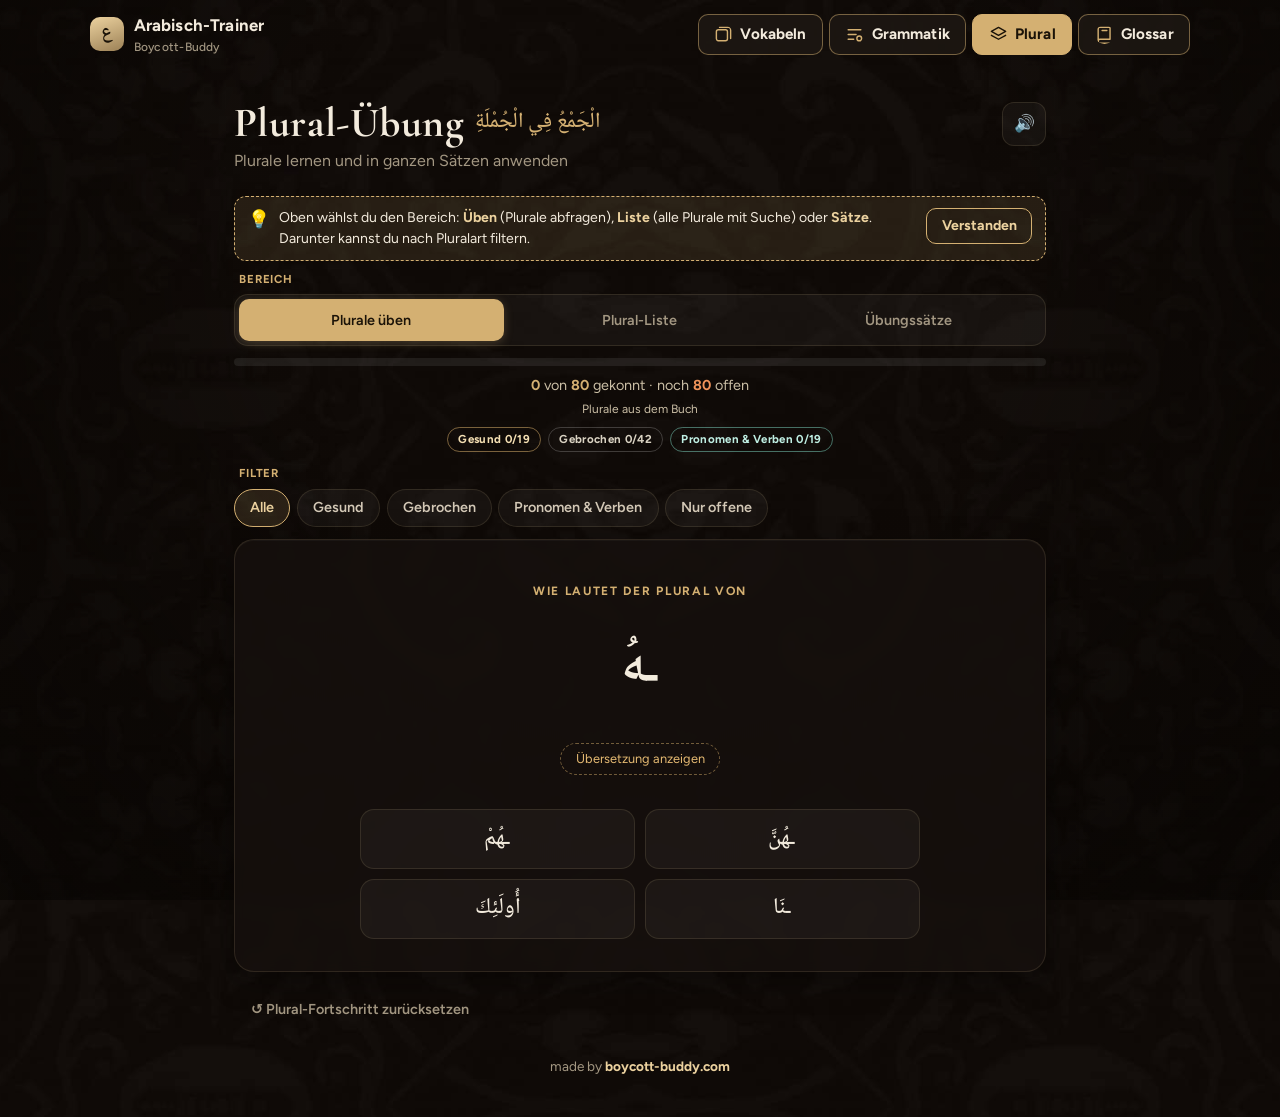
<file: plural-uebung.html>
<!DOCTYPE html>
<html lang="de">
<head>
<meta charset="UTF-8">
<meta name="viewport" content="width=device-width, initial-scale=1.0, viewport-fit=cover">
<meta name="theme-color" content="#0e0a07">
<link rel="manifest" href="manifest.webmanifest">
<link rel="icon" type="image/png" sizes="32x32" href="icons/favicon-32.png">
<link rel="apple-touch-icon" href="icons/apple-touch-icon.png">
<meta name="apple-mobile-web-app-capable" content="yes">
<meta name="mobile-web-app-capable" content="yes">
<meta name="apple-mobile-web-app-status-bar-style" content="black-translucent">
<meta name="apple-mobile-web-app-title" content="Arabisch">
<title>Plural-Übung | Boycott-Buddy</title>
<link rel="preconnect" href="https://fonts.googleapis.com">
<link rel="preconnect" href="https://fonts.gstatic.com" crossorigin>
<link href="https://fonts.googleapis.com/css2?family=Cormorant+Garamond:wght@600;700&family=Figtree:wght@400;500;600;700&family=Noto+Naskh+Arabic:wght@400;500;600;700&display=swap" rel="stylesheet">
<link rel="stylesheet" href="theme.css?v=18">
<script src="plural-saetze.js"></script>
<style>
.pl-label{font-size:.8rem;letter-spacing:.08em;text-transform:uppercase;opacity:.7;margin:14px 0 4px;text-align:center}
.word-static.chg{border-bottom:2px solid var(--primary-color,#e5ba73)}
.word-static.slot-now{outline:2px dashed var(--primary-color,#e5ba73);outline-offset:2px}
.word-static.ok{color:#7fd6c2}
.word-static.bad{color:#ff8f8f}
.pl-de{text-align:center;opacity:.85;margin:6px 0;font-style:italic}
.word-row{direction:rtl}
  /* ---- Plural-Trainer: nur das Nötigste, Rest erbt vom bestehenden Theme ---- */
  .plural-modal{ max-width: 560px; }
  .plural-stats{
    display:flex; gap:1.2rem; justify-content:center; align-items:center;
    margin:.2rem 0 1rem; color:#8d826c; font-size:.78rem; font-weight:600;
    letter-spacing:.04em; text-transform:uppercase;
  }
  .plural-stats b{ color: var(--primary-color); font-weight:700; }
  .plural-type-badge{
    display:inline-flex; align-items:center; margin-left:.5rem;
    padding:.18rem .6rem; border-radius:999px; font-size:.68rem; font-weight:700;
    letter-spacing:.03em; white-space:nowrap; vertical-align:middle;
    border:1px solid rgba(229,186,115,.4);
  }
  .plural-type-badge.gesund{
    background:linear-gradient(135deg,rgba(244,194,111,.2),rgba(229,186,115,.07));
    color:#f4dfb3;
  }
  .plural-type-badge.gebrochen{
    background:linear-gradient(135deg,rgba(255,255,255,.12),rgba(255,255,255,.03));
    border-color:rgba(255,255,255,.25);
    color:#d9d2c2;
  }
  .plural-reveal{
    margin:.6rem auto 1.1rem; padding:1rem 1rem .9rem; max-width:360px;
    border:1px solid rgba(229,186,115,.3); border-radius:14px;
    background:linear-gradient(180deg,rgba(255,255,255,.05),rgba(255,255,255,.015));
    text-align:center;
  }
  .plural-reveal-label{
    color:#8d826c; font-size:.68rem; font-weight:700; letter-spacing:.1em;
    text-transform:uppercase; margin-bottom:.35rem;
  }
  .plural-reveal-word{
    font-size:2rem !important; line-height:1.3; margin:0 0 .5rem;
  }
  .plural-progress{ height:8px; border-radius:99px; background:rgba(255,255,255,.08); overflow:hidden; margin:.2rem 0 .5rem; }
  .plural-progress-fill{ height:100%; background:linear-gradient(90deg,#c9a66b,#e5ba73); transition:width .3s ease; }
  .plural-progress-label{ text-align:center; color:#cbbfa6; font-size:.9rem; margin-bottom:.5rem; }
  .plural-progress-label b{ color:var(--primary-color); }
  .plural-progress-label b.open{ color:#f0935a; }
  .plural-chips{ display:flex; flex-wrap:wrap; gap:.4rem; justify-content:center; margin-bottom:.8rem; }
  .plural-chip{ padding:.18rem .65rem; border-radius:999px; font-size:.72rem; font-weight:700; letter-spacing:.03em; border:1px solid rgba(255,255,255,.2); color:#d9d2c2; }
  .plural-chip.pronomen{ border-color:rgba(127,214,194,.5); color:#bfeee2; }
  .plural-type-badge.pronomen{ background:rgba(127,214,194,.12); color:#bfeee2; border-color:rgba(127,214,194,.45); }
  .plural-chip.gesund{ border-color:rgba(229,186,115,.5); color:#f4dfb3; }
  #plural-filter-row{ margin-bottom:.8rem; justify-content:center; flex-wrap:wrap; gap:.4rem; }
  .plural-trans-row{ text-align:center; margin:.2rem 0 .6rem; min-height:2.2rem; }
  .plural-trans-btn{ background:none; border:1px dashed rgba(229,186,115,.45); color:#e5ba73; border-radius:999px; padding:.3rem .9rem; font-size:.8rem; cursor:pointer; font-family:inherit; }
  .plural-trans{ font-size:1.1rem; color:#ecdfc8; margin-top:.2rem; }
  .plural-reveal-status{ margin-top:.5rem; font-size:.78rem; color:#8d826c; letter-spacing:.04em; }
</style>
</head>
<body class="bb-trainer">

  <nav class="tr-topbar" aria-label="Navigation">
    <a class="brand" href="index.html"><span class="brand-mark" aria-hidden="true">ع</span><span class="brand-text">Arabisch-Trainer<small>Boycott-Buddy</small></span></a>
    <div class="nav-links">
      <a href="index.html"><svg viewBox="0 0 24 24" fill="none" stroke="currentColor" stroke-width="1.8" stroke-linecap="round" stroke-linejoin="round" aria-hidden="true"><rect x="3" y="6" width="14" height="14" rx="2.5"/><path d="M7 3h11.5A2.5 2.5 0 0 1 21 5.5V17"/></svg><span>Vokabeln</span></a>
      <a href="satzanalyse.html"><svg viewBox="0 0 24 24" fill="none" stroke="currentColor" stroke-width="1.8" stroke-linecap="round" stroke-linejoin="round" aria-hidden="true"><path d="M4 6h16M4 12h10M4 18h7"/><circle cx="18" cy="17" r="3"/></svg><span>Grammatik</span></a>
      <a href="plural-uebung.html" class="active" aria-current="page"><svg viewBox="0 0 24 24" fill="none" stroke="currentColor" stroke-width="1.8" stroke-linecap="round" stroke-linejoin="round" aria-hidden="true"><path d="m12 3 9 5-9 5-9-5 9-5Z"/><path d="m3 13 9 5 9-5"/></svg><span>Plural</span></a>
      <a href="glossar.html"><svg viewBox="0 0 24 24" fill="none" stroke="currentColor" stroke-width="1.8" stroke-linecap="round" stroke-linejoin="round" aria-hidden="true"><path d="M4 19.5V5a2 2 0 0 1 2-2h13v15H6.5A2.5 2.5 0 0 0 4 20.5 2.5 2.5 0 0 0 6.5 23H19"/><path d="M9 7h6"/></svg><span>Glossar</span></a>
    </div>
  </nav>

  <header>
    <div class="head-row">
      <h1>Plural-Übung</h1>
      <span class="ar-sub">الْجَمْعُ فِي الْجُمْلَةِ</span>
      <button id="sound-toggle" class="icon-btn" title="Sound an/aus" aria-label="Sound an/aus">🔊</button>
    </div>
    <p class="subtitle">Plurale lernen und in ganzen Sätzen anwenden</p>
  </header>

  <main>
    <div class="ctl-label ctl-label-out">Bereich</div>
    <div class="pill-row" data-tip="Oben wählst du den Bereich: <b>Üben</b> (Plurale abfragen), <b>Liste</b> (alle Plurale mit Suche) oder <b>Sätze</b>. Darunter kannst du nach Pluralart filtern.">
      <div class="pill-group seg" id="area-tabs" aria-label="Bereich">
        <button class="lesson-pill active" data-area="plurale"><span class="lbl-long">Plurale üben</span><span class="lbl-short">Üben</span></button>
        <button class="lesson-pill" data-area="liste"><span class="lbl-long">Plural-Liste</span><span class="lbl-short">Liste</span></button>
        <button class="lesson-pill" data-area="saetze"><span class="lbl-long">Übungssätze</span><span class="lbl-short">Sätze</span></button>
      </div>
    </div>
    <div id="sec-plurale">
      <div id="plural-stats-box"></div>
      <div class="ctl-label ctl-label-out">Filter</div>
      <div class="pill-row chip-wrap" id="plural-filter-row"></div>
      <div class="card-outer">
        <div class="card plural-card" id="plural-card"></div>
      </div>
      <div class="glossary-search plural-search" id="plural-search-wrap" style="display:none;">
        <svg viewBox="0 0 24 24" fill="none" stroke="currentColor" stroke-width="2" stroke-linecap="round" aria-hidden="true"><circle cx="11" cy="11" r="7"/><path d="m20 20-3.5-3.5"/></svg>
        <input type="search" id="plural-search" placeholder="Suchen – Deutsch, Singular oder Plural" aria-label="Plural-Liste durchsuchen" autocomplete="off" enterkeyhint="search">
      </div>
      <div class="plural-overview" id="plural-overview" style="display:none;"></div>
      <div class="controls">
        <button type="button" class="ghost-btn danger" id="plural-reset-btn">↺ Plural-Fortschritt zurücksetzen</button>
      </div>
    </div>

    <div id="sec-saetze" style="display:none">
    <section class="panel" aria-label="Einstellungen">
      <div class="tool-row" style="margin-top:0">
        <div data-picker-for="lesson-tabs"></div>
      </div>
      <div class="pill-group" id="lesson-tabs" data-picker data-picker-label="Lektion" data-picker-title="Lektion wählen"></div>
      <div class="stats-pill" hidden>
        <div>Gesamt <b id="stat-total">0</b></div>
        <div class="mastered">Gekonnt <b id="stat-mastered">0</b></div>
      </div>
    </section>
    <div class="scope-hint" id="scope-hint">Wähle bei jedem markierten Wort die richtige Pluralform — auch Pronomen und Verben müssen mit.</div>

    <div class="progress-row">
      <div class="progress-track"><div class="progress-fill" id="progress-fill" style="width:0%"></div></div>
      <div class="progress-label" id="progress-label">0 % gekonnt</div>
    </div>

    <div class="card-outer">
      <div class="card" id="card"></div>
      <div id="end-overlay" class="end-overlay" aria-hidden="true">
        <div class="end-modal" role="dialog" aria-modal="true" aria-labelledby="end-title">
          <h2 id="end-title">Alles gekonnt!</h2>
          <p id="end-message">Du hast alle Sätze in diesem Bereich im Plural gekonnt.</p>
          <div class="end-actions">
            <button class="btn-replay" id="end-replay">Nochmal üben</button>
            <button class="btn-back" id="end-back">Zurück zur Übersicht</button>
            <button class="btn-close" id="end-close">Schließen</button>
          </div>
        </div>
      </div>
    </div>

    <div class="controls">
      <button class="ghost-btn" id="shuffle-btn">🔀 Andere Aufgabe</button>
      <button class="ghost-btn danger" id="reset-progress-btn">Fortschritt zurücksetzen</button>
    </div>
    </div><!-- /sec-saetze -->
  </main>

  <footer>
    <div class="made-by">made by <a href="https://boycott-buddy.com/" target="_blank" rel="noopener">boycott-buddy.com</a></div>
  </footer>

<script src="vocab.js"></script>
<script>
/* ===== Plurale trainieren (aus dem Vokabeltrainer hierher verschoben) ===== */
(() => {
const displayArabic = t => t;           // Plurale immer mit Harakat zeigen
function pShuffle(a){ for(let i = a.length - 1; i > 0; i--){ const j = Math.floor(Math.random() * (i + 1)); [a[i], a[j]] = [a[j], a[i]]; } return a; }
/* ---------- Plural-Trainer ----------
   Eigener Modus (Reiter "Plurale trainieren" auf der Seite Plural-Übung): zeigt den Singular einer
   Vokabel mit "plural"-Feld; man wählt die richtige Pluralform unter 3
   Fake-Pluralen. Fortschritt wird pro Wort gespeichert (localStorage), sodass man
   jederzeit sieht, wie viele Plurale noch fehlen — getrennt nach gesundem und
   gebrochenem Plural. Ein Plural gilt als gekonnt, wenn er
   PLURAL_MASTER-mal in Folge richtig war. Falsche Plurale kommen nach ein paar
   Karten automatisch nochmal. */
const PLURAL_PROGRESS_KEY = "plural_progress_v1";
const PLURAL_MASTER = 1;   // gekonnt = letzte Antwort richtig; Fehler zieht es wieder ab
let pluralProgress = (() => { try{ return JSON.parse(localStorage.getItem(PLURAL_PROGRESS_KEY)) || {}; }catch(e){ return {}; } })();
function savePluralProgress(){ try{ localStorage.setItem(PLURAL_PROGRESS_KEY, JSON.stringify(pluralProgress)); }catch(e){} }
function pEntry(w){ return pluralProgress[w.arabic] || (pluralProgress[w.arabic] = { streak: 0, wrong: 0, seen: 0 }); }
function pStreak(w){ const e = pluralProgress[w.arabic]; return e ? Math.min(e.streak || 0, PLURAL_MASTER) : 0; }
function pMastered(w){ return pStreak(w) >= PLURAL_MASTER; }

let pluralSessionCorrect = 0, pluralSessionTotal = 0;
let currentPluralWord = null;
let pluralFilter = "alle";       // alle | gesund | gebrochen
let pluralOnlyOpen = false;       // nur noch nicht gekonnte Plurale abfragen
let pluralView = "trainer";      // trainer | overview
let pluralRetry = [];            // [{word, after}] falsch beantwortete, kommen wieder
let pluralLastKey = null;

/* alle Plurale (jedes Wort nur einmal, auch wenn es in mehreren Lektionen steht) */
/* Nur Plurale, die im Buch vorkommen (Lektion 12–15 oder pluralBook: true).
   Selbst ergänzte Plurale zu Lektion 1–11 wurden auf Wunsch entfernt (nicht aus dem Buch). */
const PLURAL_BOOK_LESSONS = ["12", "13", "14", "15"];
const pluralIncludeOld = false;   // Zusatz-Plurale gibt es nicht mehr
function pluralPoolAll(){
  const seen = new Set();
  return Object.entries(LESSONS)
    .filter(([key]) => key !== "Grammatik")
    .flatMap(([key, words]) => words.map(w => ({ w, inBook: PLURAL_BOOK_LESSONS.includes(key) })))
    .filter(x => x.w.plural && (pluralIncludeOld || x.inBook || x.w.pluralBook))
    .map(x => x.w)
    .filter(w => !seen.has(w.arabic) && seen.add(w.arabic));
}
function pluralPool(){
  return pluralPoolAll().filter(w => pluralFilter === "alle" || getPluralType(w) === pluralFilter);
}
function pluralCounts(list){
  const mastered = list.filter(pMastered).length;
  const inProgress = list.filter(w => !pMastered(w) && pStreak(w) > 0).length;
  return { total: list.length, mastered, inProgress, open: list.length - mastered };
}

function updatePluralStats(){
  const all = pluralPoolAll();
  const g = pluralCounts(all.filter(w => getPluralType(w) === "gesund"));
  const b = pluralCounts(all.filter(w => getPluralType(w) === "gebrochen"));
  const pr = pluralCounts(all.filter(w => getPluralType(w) === "pronomen"));
  const sel = pluralCounts(pluralPool());
  const lv = pluralPool().reduce((n, w) => n + pStreak(w), 0);
  const pct = sel.total ? Math.round(lv / (sel.total * PLURAL_MASTER) * 100) : 0;
  document.getElementById("plural-stats-box").innerHTML = `
    <div class="plural-progress"><div class="plural-progress-fill" style="width:${pct}%"></div></div>
    <div class="plural-progress-label"><b>${sel.mastered}</b> von <b>${sel.total}</b> gekonnt · noch <b class="open">${sel.open}</b> offen<br><small>Plurale aus dem Buch</small></div>
    <div class="plural-chips">
      <span class="plural-chip gesund">Gesund ${g.mastered}/${g.total}</span>
      <span class="plural-chip gebrochen">Gebrochen ${b.mastered}/${b.total}</span>
      <span class="plural-chip pronomen">Pronomen &amp; Verben ${pr.mastered}/${pr.total}</span>
    </div>`;
}

function buildPluralFilters(){
  const row = document.getElementById("plural-filter-row");
  const mk = (key, label, active) => `<button class="lesson-pill${active ? " active" : ""}" data-pf="${key}">${label}</button>`;
  row.innerHTML =
    mk("alle", "Alle", pluralFilter === "alle") +
    mk("gesund", "Gesund", pluralFilter === "gesund") +
    mk("gebrochen", "Gebrochen", pluralFilter === "gebrochen") +
    mk("pronomen", "Pronomen &amp; Verben", pluralFilter === "pronomen") +
    `<button class="lesson-pill${pluralOnlyOpen ? " active" : ""}" data-pf="open">Nur offene</button>`;
  row.onclick = e => {
    const btn = e.target.closest("[data-pf]");
    if(!btn) return;
    Sound.click();
    const k = btn.dataset.pf;
    if(k === "open") pluralOnlyOpen = !pluralOnlyOpen;
    else { pluralFilter = k; pluralRetry = []; }
    buildPluralFilters();
    renderPluralView();
  };
}

function openPluralTrainer(view){
  pluralSessionCorrect = 0; pluralSessionTotal = 0; pluralRetry = []; pluralView = view === "overview" ? "overview" : "trainer";
  buildPluralFilters();
  renderPluralView();
}

function renderPluralView(){
  updatePluralStats();
  const card = document.getElementById("plural-card");
  const ov = document.getElementById("plural-overview");
  const search = document.getElementById("plural-search-wrap");
  if(pluralView === "overview"){
    card.style.display = "none"; ov.style.display = "block"; search.style.display = "";
    renderPluralOverview();
  } else {
    ov.style.display = "none"; search.style.display = "none"; card.style.display = "";
    nextPluralCard();
  }
}

/* Übersicht: alle Plurale mit Status (✓ gekonnt · ○ offen) */
/* Suche in der Liste: Deutsch (ohne Groß/Klein, Akzente) oder Arabisch (ohne Haraket),
   findet Singular und Plural */
const P_HARAKAT = /[ً-ْٖ-ٰٟۖ-ۭـ]/g;
const pNorm = t => String(t || "").replace(P_HARAKAT, "").toLowerCase().normalize("NFKD").replace(/[̀-ͯ]/g, "").trim();
function pluralSearchQuery(){ const el = document.getElementById("plural-search"); return el ? pNorm(el.value) : ""; }
function renderPluralOverview(){
  const ov = document.getElementById("plural-overview");
  const q = pluralSearchQuery();
  const pool = pluralPool().filter(w => !q || pNorm(w.arabic).includes(q) || pNorm(w.plural).includes(q) || pNorm(w.german).includes(q));
  if(pool.length === 0){
    const raw = document.getElementById("plural-search").value.trim().replace(/[&<>"]/g, "");
    ov.innerHTML = q
      ? `<div class="glossary-empty big-empty">Nichts gefunden für „${raw}“.<br>Tipp: Filter oben auf „Alle“ stellen.</div>`
      : `<div class="glossary-empty">Keine Plurale in dieser Auswahl.</div>`;
    return;
  }
  const group = (type, title) => {
    const list = pool.filter(w => getPluralType(w) === type);
    if(!list.length) return "";
    const c = pluralCounts(list);
    const rows = list.map(w => {
      const st = pMastered(w) ? ["done", "✓"] : (pStreak(w) > 0 ? ["prog", "●"] : ["open", "○"]);
      const wr = (pluralProgress[w.arabic] || {}).wrong || 0;
      const stLabel = st[0] === "done" ? "gekonnt" : (st[0] === "prog" ? "angefangen" : "offen");
      return `<div class="plural-ov-row ${st[0]}">
        <span class="st" title="${stLabel}" aria-label="${stLabel}">${st[1]}</span>
        <span class="ov-pair" lang="ar"><span class="ar">${displayArabic(w.arabic)}</span><span class="ov-arrow" aria-hidden="true">←</span><span class="ar pl">${displayArabic(w.plural)}</span></span>
        <span class="de">${w.german.replace(/\s*\([^)]*\)/g, "").trim()}${wr ? ` <small title="so oft falsch">✗${wr}</small>` : ""}${isBookPlural(w) ? "" : ' <span class="not-book-tag">nicht aus dem Buch</span>'}</span>
      </div>`;
    }).join("");
    return `<section class="ov-group"><h2 class="ov-group-title">${title} <span class="count">${c.mastered}/${c.total} gekonnt</span></h2><div class="ov-head" aria-hidden="true"><span></span><span class="ov-pair-head"><span>Singular</span><span>←</span><span>Plural</span></span><span>Deutsch</span></div>${rows}</section>`;
  };
  ov.innerHTML = `<div class="plural-ov-legend"><span class="lg done">✓ gekonnt</span><span class="lg prog">● angefangen</span><span class="lg open">○ offen</span></div>` + group("gesund", "Gesunder Plural <span class='ar'>جمع سالم</span>") + group("gebrochen", "Gebrochener Plural <span class='ar'>جمع تكسير</span>") + group("pronomen", "Pronomen &amp; Verben <span class='ar'>ضمائر وأفعال</span>") ;
}

function resetPluralProgress(){
  if(!confirm("Gesamten Plural-Fortschritt zurücksetzen? Alle Plurale zählen danach wieder als offen.")) return;
  pluralProgress = {}; savePluralProgress();
  pluralSessionCorrect = 0; pluralSessionTotal = 0; pluralRetry = []; pluralLastKey = null;
  renderPluralView();
}

function pickPluralWord(pool){
  // 1) falsch beantwortete Wörter kommen nach ein paar Karten wieder
  pluralRetry.forEach(r => r.after--);
  const due = pluralRetry.findIndex(r => r.after <= 0 && pool.includes(r.word) && r.word.arabic !== pluralLastKey);
  if(due >= 0) return pluralRetry.splice(due, 1)[0].word;
  // 2) gewichtet: ungeübt/falsch häufiger, gekonnte (nur im Freimodus) selten
  let cand = pluralOnlyOpen ? pool.filter(w => !pMastered(w)) : pool;
  if(cand.length === 0) return null;
  if(cand.length > 1) cand = cand.filter(w => w.arabic !== pluralLastKey);
  const weights = cand.map(w => {
    const e = pluralProgress[w.arabic];
    if(!e) return 4;
    return Math.max(1, 2 + e.wrong * 2 - e.streak * 2 + (pMastered(w) ? -1 : 0));
  });
  let r = Math.random() * weights.reduce((a, b) => a + b, 0);
  for(let i = 0; i < cand.length; i++){ r -= weights[i]; if(r <= 0) return cand[i]; }
  return cand[cand.length - 1];
}

function nextPluralCard(){
  const pool = pluralPool();
  const cardWrap = document.getElementById("plural-card");
  updatePluralStats();
  if(pool.length === 0){
    cardWrap.innerHTML = `<div class="empty-state"><div class="big">Noch keine Plurale hinterlegt.</div>Trage sie in <kbd>vocab.js</kbd> über das Feld <kbd>plural</kbd> ein.</div>`;
    return;
  }
  const w = pickPluralWord(pool);
  if(!w){
    const c = pluralCounts(pool);
    cardWrap.innerHTML = `<div class="empty-state"><div class="big">🎉 Alle ${c.total} Plurale in dieser Auswahl gekonnt!</div>
      <div style="margin:.6rem 0 1rem">Du kannst trotzdem weiter üben oder dir alles im Reiter „Liste“ ansehen.</div>
      <button class="next-btn" id="plural-practice-all" style="display:block;">Trotzdem weiter üben</button></div>`;
    document.getElementById("plural-practice-all").onclick = () => { pluralOnlyOpen = false; buildPluralFilters(); nextPluralCard(); };
    return;
  }
  currentPluralWord = w;
  renderPluralCard(pool);
}

function renderPluralCard(pool){
  const word = currentPluralWord;
  const correctPlural = word.plural.split("/")[0].trim();
  /* Alle erlaubten Pluralformen dieses Wortes (z. B. "أَعْمَامٌ / عُمُومَةٌ") — keine davon
     darf als "falsche" Antwort auftauchen */
  const correctAlts = word.plural.split("/").map(p => p.trim());
  const type = getPluralType(word);

  /* Distraktoren: bevorzugt Plurale vom gleichen Typ, damit der Typ die Antwort nicht verrät */
  const choices = [correctPlural];
  const addDistractors = list => {
    for(const w of pShuffle([...list])){
      if(choices.length >= 4) break;
      if(w === word || !w.plural) continue;
      const c = w.plural.split("/")[0].trim();
      if(!choices.includes(c) && !correctAlts.includes(c)) choices.push(c);
    }
  };
  const all = pluralPoolAll();
  addDistractors(all.filter(w => getPluralType(w) === type));
  addDistractors(all);
  pShuffle(choices);

  const shortDe = word.german.replace(/\s*\([^)]*\)/g, "").trim();
  const cardWrap = document.getElementById("plural-card");
  cardWrap.innerHTML = `
    <div class="prompt-hint">Wie lautet der Plural von</div>
    <div class="prompt-row-flex">
      <div class="prompt-word">${displayArabic(word.arabic)}</div>
    </div>
    <div class="plural-trans-row">
      <button type="button" class="plural-trans-btn" id="plural-trans-btn">Übersetzung anzeigen</button>
      <div class="plural-trans" id="plural-trans" style="display:none;">${shortDe}</div>
    </div>
    <div class="feedback" id="plural-feedback"></div>
    <div id="plural-reveal" class="plural-reveal" style="display:none;">
      <div class="plural-reveal-label">Der Plural lautet</div>
      <div class="prompt-word plural-reveal-word" id="plural-reveal-word"></div>
      <div id="plural-reveal-badge"></div>
      <div class="plural-reveal-status" id="plural-reveal-status"></div>
    </div>
    <div class="mc-grid" id="plural-grid"></div>
    <button class="next-btn" id="plural-next-btn" style="display:none;">Nächstes Wort ➔</button>
  `;
  document.getElementById("plural-trans-btn").onclick = () => {
    const t = document.getElementById("plural-trans");
    const show = t.style.display === "none";
    t.style.display = show ? "block" : "none";
    document.getElementById("plural-trans-btn").innerText = show ? "Übersetzung ausblenden" : "Übersetzung anzeigen";
  };

  const grid = document.getElementById("plural-grid");
  choices.forEach(choice => {
    const btn = document.createElement("button");
    btn.className = "opt-btn";
    btn.innerText = displayArabic(choice);
    btn.onclick = () => selectPlural(choice, btn, correctPlural, word);
    grid.appendChild(btn);
  });
  document.getElementById("plural-next-btn").onclick = nextPluralCard;
}

function selectPlural(choice, btn, correctPlural, word){
  const buttons = document.querySelectorAll("#plural-grid .opt-btn");
  buttons.forEach(b => b.disabled = true);
  const feedback = document.getElementById("plural-feedback");
  const correct = choice === correctPlural;
  pluralSessionTotal++; if(correct) pluralSessionCorrect++;

  const e = pEntry(word);
  e.seen++;
  /* richtig: eine Stufe hoch · falsch: eine Stufe runter (Fortschritt bricht nicht auf 0 ein) */
  if(correct){ e.streak = Math.min(PLURAL_MASTER, (e.streak || 0) + 1); } else { e.streak = Math.max(0, Math.min(e.streak || 0, PLURAL_MASTER) - 1); e.wrong++; }
  savePluralProgress();
  pluralLastKey = word.arabic;
  if(!correct && !pluralRetry.some(r => r.word === word)) pluralRetry.push({ word, after: 3 });
  if(correct) pluralRetry = pluralRetry.filter(r => r.word !== word);

  const type = getPluralType(word);
  const typeLabel = type === "gesund" ? "Gesunder Plural" : (type === "pronomen" ? "Pronomen / Verb" : "Gebrochener Plural");
  const badgeHtml = `<span class="plural-type-badge ${type}">${typeLabel}</span>`;

  try{
    if(correct){ Sound.correct(); } else { Sound.wrong(); }
  }catch(err){}
  if(correct){
    btn.classList.add("correct");
    feedback.innerText = "Richtig! 🎉";
    feedback.className = "feedback ok";
  } else {
    btn.classList.add("wrong");
    feedback.innerText = "Falsch — das merk ich mir, kommt gleich nochmal";
    feedback.className = "feedback bad";
    buttons.forEach(b => { if(b.innerText === displayArabic(correctPlural)) b.classList.add("correct"); });
  }

  // Übersetzung nach der Antwort immer zeigen
  const t = document.getElementById("plural-trans"); t.style.display = "block";
  document.getElementById("plural-trans-btn").style.display = "none";

  const reveal = document.getElementById("plural-reveal");
  document.getElementById("plural-reveal-word").innerText = displayArabic(word.plural);
  document.getElementById("plural-reveal-badge").innerHTML = badgeHtml +
    (isBookPlural(word) ? "" : ' <span class="not-book-tag" title="Diese Pluralform steht nicht im Buch">nicht aus dem Buch</span>');
  const left = Math.max(0, PLURAL_MASTER - e.streak);
  document.getElementById("plural-reveal-status").innerText =
    e.streak >= PLURAL_MASTER ? "✓ Gekonnt" : "Zuletzt falsch — kommt gleich nochmal";
  reveal.style.display = "block";

  updatePluralStats();
  const nb = document.getElementById("plural-next-btn");
  nb.style.display = "block";
  if(window.autoAdvance) autoAdvance(nb, correct ? AUTO_DELAY.ok + 400 : AUTO_DELAY.wrong);
}

document.getElementById("plural-search").addEventListener("input", () => { if(pluralView === "overview") renderPluralOverview(); });
document.getElementById("plural-reset-btn").addEventListener("click", () => { Sound.click(); resetPluralProgress(); });
window.PluralTrainer = { open: openPluralTrainer };
})();
</script>
<script>
/* Die Sätze stehen in plural-saetze.js (PLURAL_SAETZE) — dort kannst du neue ergänzen. */
const STORAGE_KEY = "pluralsatz_progress_v1";
const SOUND_KEY = "pluralsatz_sound_muted";
/* "gekonnt" = zuletzt komplett richtig; ein Fehler zieht den Satz wieder ab */
const MASTER_THRESHOLD = 1;

let selectedGroup = "alle";
let progress = {};
try{ progress = JSON.parse(localStorage.getItem(STORAGE_KEY) || "{}") || {}; }catch(e){ progress = {}; }
function saveProgress(){ try{ localStorage.setItem(STORAGE_KEY, JSON.stringify(progress)); }catch(e){} }

/* ---------- Daten ---------- */
const isSlot = w => Array.isArray(w);
const ALL_ITEMS = PLURAL_SAETZE.map(s => ({
  key: "p:" + s.satz.map(w => isSlot(w) ? w[0] : w).join("|"),
  gruppe: s.gruppe || "Weitere",
  de: s.de, dePl: s.dePl, satz: s.satz
}));
/* Pool aller Pluralformen für automatische falsche Antworten */
const PLURAL_POOL = [...new Set(ALL_ITEMS.flatMap(i => i.satz.filter(isSlot).map(w => w[1])))];
function groupNames(){ return [...new Set(ALL_ITEMS.map(i => i.gruppe))]; }
function currentDeck(){ return selectedGroup === "alle" ? ALL_ITEMS : ALL_ITEMS.filter(i => i.gruppe === selectedGroup); }

/* ---------- Sound (nie blockierend) ---------- */
const Sound = (() => {
  let ctx = null, muted = false;
  try{ muted = localStorage.getItem(SOUND_KEY) === "1"; }catch(e){}
  function tone(f, d){
    if(muted) return;
    try{
      const AC = window.AudioContext || window.webkitAudioContext; if(!AC) return;
      if(!ctx) ctx = new AC(); if(ctx.state === "suspended") ctx.resume();
      const o = ctx.createOscillator(), g = ctx.createGain(), t = ctx.currentTime;
      o.frequency.value = f; o.type = "sine"; g.gain.setValueAtTime(0.0001, t);
      g.gain.exponentialRampToValueAtTime(0.12, t + 0.01); g.gain.exponentialRampToValueAtTime(0.0001, t + d);
      o.connect(g); g.connect(ctx.destination); o.start(t); o.stop(t + d + 0.02);
    }catch(e){}
  }
  return {
    correct(){ tone(660, .15); setTimeout(() => tone(880, .2), 120); },
    wrong(){ tone(220, .3); },
    click(){ tone(440, .05); },
    isMuted(){ return muted; },
    toggle(){ muted = !muted; try{ localStorage.setItem(SOUND_KEY, muted ? "1" : "0"); }catch(e){} return muted; }
  };
})();

/* ---------- Fortschritt ---------- */
function isKnown(item){ const e = progress[item.key]; return !!e && (e.streak || 0) >= MASTER_THRESHOLD; }
let lastKey = null, pickQueue = [], pickSig = "", retryList = [];
function markResult(item, correct){
  const e = progress[item.key] || (progress[item.key] = { streak: 0, wrong: 0 });
  if(correct) e.streak = MASTER_THRESHOLD; else { e.streak = 0; e.wrong = (e.wrong || 0) + 1; }
  saveProgress(); lastKey = item.key;
  if(correct) retryList = retryList.filter(r => r.key !== item.key);
  else if(!retryList.some(r => r.key === item.key)) retryList.push({ key: item.key, after: 3 });
  updateStats();
}
function updateGroupCounts(){
  document.querySelectorAll("#lesson-tabs .lesson-pill").forEach(btn => {
    const key = btn.dataset.key;
    const items = key === "alle" ? ALL_ITEMS : ALL_ITEMS.filter(i => i.gruppe === key);
    const known = items.filter(isKnown).length;
    btn.textContent = `${key === "alle" ? "Alle" : key} · ${known}/${items.length}`;
  });
}
function updateStats(){
  const deck = currentDeck(), known = deck.filter(isKnown).length;
  const pct = deck.length ? Math.round(known / deck.length * 100) : 0;
  document.getElementById("stat-total").innerText = deck.length;
  document.getElementById("stat-mastered").innerText = `${known}/${deck.length}`;
  document.getElementById("progress-fill").style.width = pct + "%";
  const sig = selectedGroup;
  if(deck.length && known === deck.length){
    document.getElementById("progress-label").innerText = "100 % — Alles gekonnt!";
    if(window.__endShownFor !== sig){ window.__endShownFor = sig; showEnd(); }
  } else {
    window.__endShownFor = null;
    document.getElementById("progress-label").innerText = `${known} von ${deck.length} gekonnt · noch ${deck.length - known} offen`;
    hideEnd();
  }
  updateGroupCounts();
}
function showEnd(){ const o = document.getElementById("end-overlay"); o.classList.add("show"); o.setAttribute("aria-hidden","false"); }
function hideEnd(){ const o = document.getElementById("end-overlay"); o.classList.remove("show"); o.setAttribute("aria-hidden","true"); }

function shuffle(a){ a = [...a]; for(let i = a.length - 1; i > 0; i--){ const j = Math.floor(Math.random() * (i + 1)); [a[i], a[j]] = [a[j], a[i]]; } return a; }

/* Auswahl wie im Grammatiktrainer: offene Sätze gemischt, je einmal pro Runde;
   Fehler kommen nach ~3 Karten wieder; jede 4. Karte wiederholt Gekonntes. */
function pickNext(deck){
  const sig = selectedGroup + "|" + deck.length;
  if(sig !== pickSig){ pickSig = sig; pickQueue = []; retryList = []; }
  const byKey = new Map(deck.map(i => [i.key, i]));
  retryList = retryList.filter(r => byKey.has(r.key));
  retryList.forEach(r => r.after--);
  const due = retryList.findIndex(r => r.after <= 0 && r.key !== lastKey);
  if(due >= 0) return byKey.get(retryList.splice(due, 1)[0].key);
  const known = deck.filter(isKnown), unknown = deck.filter(i => !isKnown(i));
  const notLast = l => l.length > 1 ? l.filter(i => i.key !== lastKey) : l;
  if(unknown.length === 0 || (known.length && Math.random() < 0.25)){
    const pool = notLast(known.length ? known : deck);
    return pool[Math.floor(Math.random() * pool.length)];
  }
  pickQueue = pickQueue.filter(k => byKey.has(k) && !isKnown(byKey.get(k)));
  if(!pickQueue.length) pickQueue = shuffle(unknown.map(i => i.key));
  let idx = pickQueue.findIndex(k => k !== lastKey); if(idx < 0) idx = 0;
  return byKey.get(pickQueue.splice(idx, 1)[0]);
}

/* ---------- Karte ---------- */
const cardEl = document.getElementById("card");
let cur = null, st = null;
function optionsFor(w){
  const [sing, plur, wrong] = w;
  let wrongs;
  if(wrong && wrong.length) wrongs = [sing, ...wrong];
  else {
    const art = /^ال/.test(plur.replace(/[ً-ْ]/g, ""));
    const same = PLURAL_POOL.filter(p => p !== plur && p !== sing && /^ال/.test(p.replace(/[ً-ْ]/g, "")) === art);
    wrongs = [sing, ...shuffle(same).slice(0, 2)];
  }
  wrongs = [...new Set(wrongs)].filter(x => x !== plur).slice(0, 3);
  return shuffle([plur, ...wrongs]);
}
function nextCard(){
  const deck = currentDeck();
  if(!deck.length){ cardEl.innerHTML = '<div class="prompt-hint">Keine Sätze in diesem Bereich.</div>'; return; }
  cur = pickNext(deck); lastKey = cur.key;
  const slots = cur.satz.map((w, i) => isSlot(w) ? i : -1).filter(i => i >= 0);
  st = { slots, n: 0, answers: {}, allRight: true, done: false };
  renderCard();
}
function renderCard(){
  const slotNow = st.slots[st.n];
  const sing = cur.satz.map((w, i) => `<div class="word-static ${isSlot(w) ? "chg" : ""}">${isSlot(w) ? w[0] : w}</div>`).join("");
  const plur = cur.satz.map((w, i) => {
    if(!isSlot(w)) return `<div class="word-static">${w}</div>`;
    if(st.answers[i] !== undefined){
      const ok = st.answers[i] === w[1];
      return `<div class="word-static ${ok ? "ok" : "bad"}">${w[1]}</div>`;
    }
    return `<div class="word-static ${i === slotNow && !st.done ? "slot-now" : ""}">……</div>`;
  }).join("");
  const w = cur.satz[slotNow];
  cardEl.innerHTML = `
    <div class="prompt-hint">Setze den Satz in den Plural</div>
    <div class="pl-label">Singular</div>
    <div class="pl-de">${cur.de}</div>
    <div class="sentence-plaque"><div class="word-row">${sing}</div></div>
    <div class="pl-label">Plural</div>
    <div class="sentence-plaque"><div class="word-row">${plur}</div></div>
    ${st.done ? `<div class="pl-de">${cur.dePl || ""}</div>` : `<div class="prompt-hint">Plural von <span class="ar">${w[0]}</span> ?</div>`}
    <div class="feedback" id="feedback"></div>
    <div class="mc-grid" id="grid" ${st.done ? 'style="display:none"' : ""}></div>
    <button class="next-btn" id="next-btn" style="display:none;">Weiter ➔</button>`;
  if(!st.done){
    const grid = document.getElementById("grid");
    optionsFor(w).forEach(opt => {
      const b = document.createElement("button");
      b.className = "opt-btn ar"; b.innerText = opt;
      b.onclick = () => choose(opt, b, w);
      grid.appendChild(b);
    });
  } else {
    const fb = document.getElementById("feedback");
    fb.innerText = st.allRight ? "Alles richtig! 🎉" : "Fertig — der Satz kommt gleich nochmal.";
    fb.className = "feedback " + (st.allRight ? "ok" : "bad");
    const nb = document.getElementById("next-btn"); nb.style.display = "block"; nb.innerText = "Nächster Satz ➔";
    /* sofort zählen — nicht erst beim Weiterklicken (sonst ging das Ergebnis beim
       Überspringen / Gruppenwechsel verloren) */
    if(!st.recorded){ st.recorded = true; markResult(cur, st.allRight); }
    nb.onclick = () => nextCard();
    /* fertiger Satz: kurz den ganzen Plural-Satz zeigen, dann von selbst weiter */
    if(window.autoAdvance) autoAdvance(nb, st.allRight ? 1600 : AUTO_DELAY.long);
  }
}
function choose(opt, btn, w){
  const buttons = document.querySelectorAll("#grid .opt-btn");
  buttons.forEach(b => b.disabled = true);
  const ok = opt === w[1];
  if(!ok) st.allRight = false;
  buttons.forEach(b => { if(b.innerText === w[1]) b.classList.add("correct"); });
  if(!ok) btn.classList.add("wrong");
  const fb = document.getElementById("feedback");
  fb.innerText = ok ? "Richtig! 🎉" : `Falsch — richtig wäre: ${w[1]}`;
  fb.className = "feedback " + (ok ? "ok" : "bad");
  ok ? Sound.correct() : Sound.wrong();
  st.answers[st.slots[st.n]] = opt;
  const nb = document.getElementById("next-btn"); nb.style.display = "block"; nb.innerText = "Weiter ➔";
  nb.onclick = () => {
    st.n++;
    if(st.n >= st.slots.length){ st.done = true; }
    renderCard();
  };
  if(window.autoAdvance) autoAdvance(nb, ok ? 900 : AUTO_DELAY.wrong);
}

/* ---------- Reiter, Knöpfe ---------- */
function buildTabs(){
  const wrap = document.getElementById("lesson-tabs");
  wrap.innerHTML = "";
  ["alle", ...groupNames()].forEach(key => {
    const b = document.createElement("button");
    b.className = "lesson-pill" + (selectedGroup === key ? " active" : "");
    b.dataset.key = key; b.textContent = key === "alle" ? "Alle" : key;
    wrap.appendChild(b);
  });
  wrap.onclick = e => {
    const btn = e.target.closest(".lesson-pill"); if(!btn) return;
    Sound.click(); selectedGroup = btn.dataset.key;
    [...wrap.children].forEach(b => b.classList.toggle("active", b === btn));
    window.__endShownFor = null; updateStats(); nextCard();
  };
}
document.addEventListener("click", e => {
  const id = e.target && e.target.id;
  if(id === "end-replay"){
    currentDeck().forEach(i => { progress[i.key] = { streak: 0, wrong: 0 }; });
    saveProgress(); pickQueue = []; retryList = []; lastKey = null; window.__endShownFor = null; hideEnd(); updateStats(); nextCard();
  }
  if(id === "end-back"){ selectedGroup = "alle"; buildTabs(); window.__endShownFor = null; hideEnd(); updateStats(); nextCard(); }
  if(id === "end-close") hideEnd();
});
document.getElementById("shuffle-btn").addEventListener("click", () => { Sound.click(); nextCard(); });
document.getElementById("reset-progress-btn").addEventListener("click", () => {
  if(!confirm("Gesamten Plural-Fortschritt zurücksetzen? Alle Sätze zählen danach wieder als offen.")) return;
  progress = {}; saveProgress(); pickQueue = []; retryList = []; lastKey = null; window.__endShownFor = null;
  updateStats(); nextCard();
});
const soundBtn = document.getElementById("sound-toggle");
soundBtn.textContent = Sound.isMuted() ? "🔇" : "🔊";
soundBtn.addEventListener("click", () => { soundBtn.textContent = Sound.toggle() ? "🔇" : "🔊"; });

buildTabs();

/* ---------- Umschalter: Plurale trainieren <-> Übungssätze ---------- */
function showArea(area){
  const pl = area === "plurale" || area === "liste";
  document.getElementById("sec-plurale").style.display = pl ? "" : "none";
  document.getElementById("sec-saetze").style.display = pl ? "none" : "";
  document.querySelectorAll("#area-tabs .lesson-pill").forEach(b => b.classList.toggle("active", b.dataset.area === area));
  try{ localStorage.setItem("plural_area", area); }catch(e){}
  if(pl) window.PluralTrainer.open(area === "liste" ? "overview" : "trainer"); else { updateStats(); nextCard(); }
}
document.getElementById("area-tabs").addEventListener("click", e => {
  const b = e.target.closest(".lesson-pill"); if(!b) return; Sound.click(); showArea(b.dataset.area);
});
let __area = "plurale"; try{ __area = localStorage.getItem("plural_area") || "plurale"; }catch(e){}
showArea(["saetze", "liste"].includes(__area) ? __area : "plurale");
</script>
<script src="ui.js?v=11"></script>
</body>
</html>
</file>
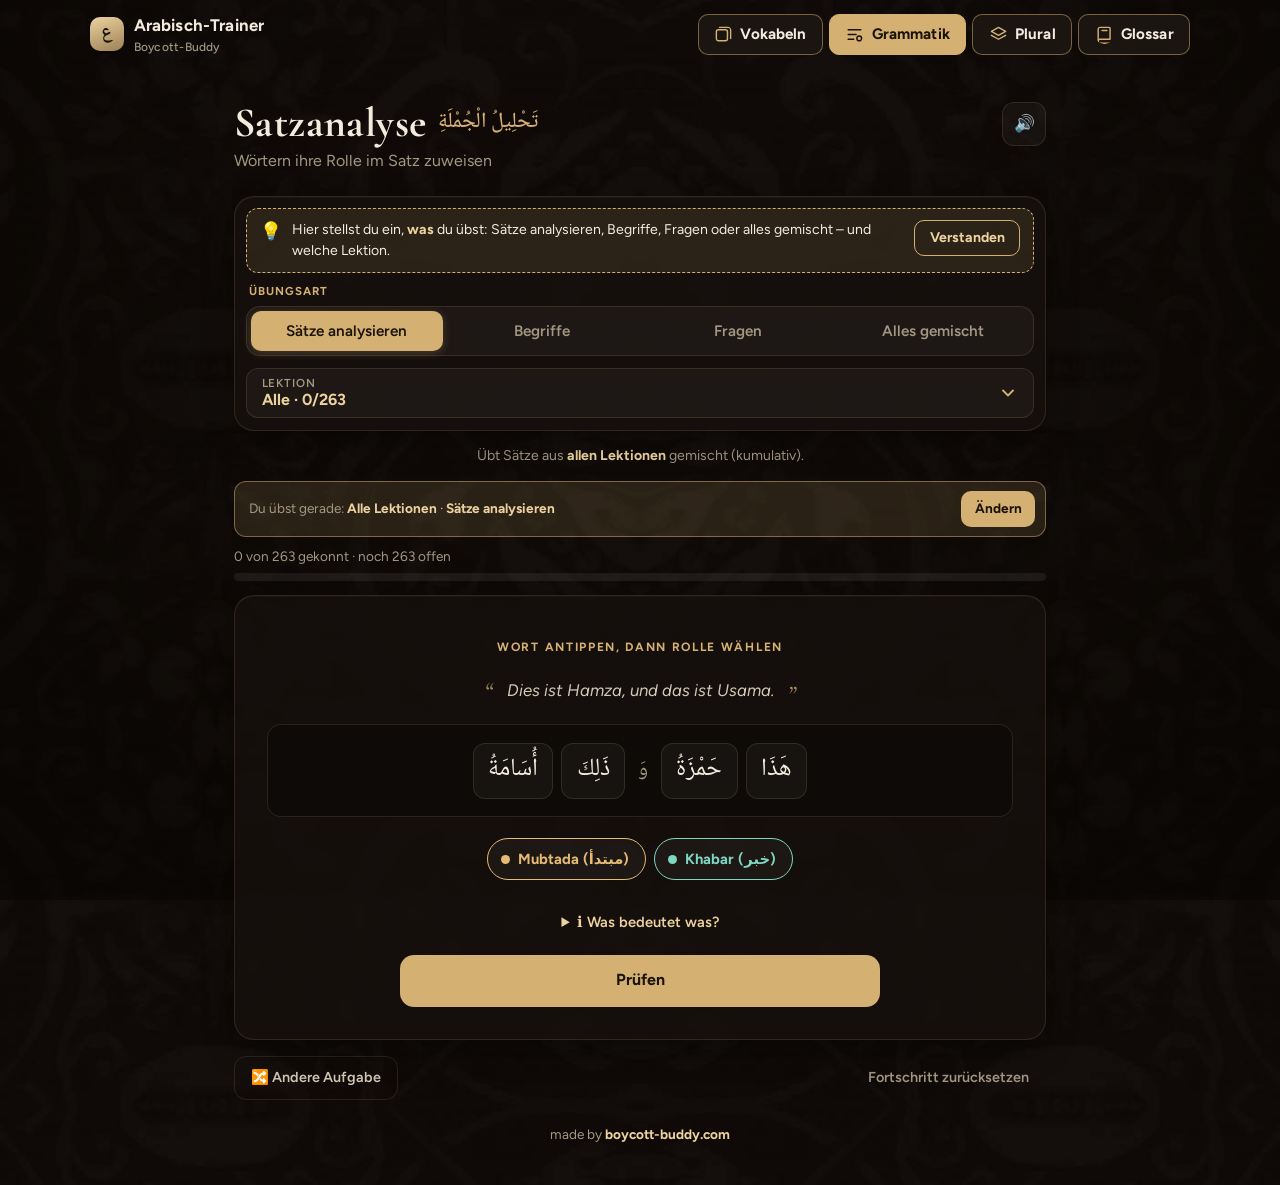
<file: satzanalyse.html>
<!DOCTYPE html>
<html lang="de">
<head>
<meta charset="UTF-8">
<meta name="viewport" content="width=device-width, initial-scale=1.0, viewport-fit=cover">
<meta name="theme-color" content="#0e0a07">
<link rel="manifest" href="manifest.webmanifest">
<link rel="icon" type="image/png" sizes="32x32" href="icons/favicon-32.png">
<link rel="apple-touch-icon" href="icons/apple-touch-icon.png">
<meta name="apple-mobile-web-app-capable" content="yes">
<meta name="mobile-web-app-capable" content="yes">
<meta name="apple-mobile-web-app-status-bar-style" content="black-translucent">
<meta name="apple-mobile-web-app-title" content="Arabisch">
<title>Satzanalyse | Boycott-Buddy</title>
<link rel="preconnect" href="https://fonts.googleapis.com">
<link rel="preconnect" href="https://fonts.gstatic.com" crossorigin>
<link href="https://fonts.googleapis.com/css2?family=Cormorant+Garamond:wght@600;700&family=Figtree:wght@400;500;600;700&family=Noto+Naskh+Arabic:wght@400;500;600;700&display=swap" rel="stylesheet">
<link rel="stylesheet" href="theme.css?v=18">
<script src="main.js"></script>
<style>
.role-help{margin:10px 0 0;font-size:.92rem;opacity:.95}
.role-help summary{cursor:pointer;color:var(--accent,#e5ba73);font-weight:600}
.role-help ul{margin:8px 0 0;padding-left:18px;line-height:1.5}
.role-help li{margin:4px 0}
.satzbau-translation small{opacity:.75;font-size:.8em}
</style>
</head>
<body class="bb-trainer">

  <nav class="tr-topbar" aria-label="Navigation">
    <a class="brand" href="index.html"><span class="brand-mark" aria-hidden="true">ع</span><span class="brand-text">Arabisch-Trainer<small>Boycott-Buddy</small></span></a>
    <div class="nav-links">
      <a href="index.html"><svg viewBox="0 0 24 24" fill="none" stroke="currentColor" stroke-width="1.8" stroke-linecap="round" stroke-linejoin="round" aria-hidden="true"><rect x="3" y="6" width="14" height="14" rx="2.5"/><path d="M7 3h11.5A2.5 2.5 0 0 1 21 5.5V17"/></svg><span>Vokabeln</span></a>
      <a href="satzanalyse.html" class="active" aria-current="page"><svg viewBox="0 0 24 24" fill="none" stroke="currentColor" stroke-width="1.8" stroke-linecap="round" stroke-linejoin="round" aria-hidden="true"><path d="M4 6h16M4 12h10M4 18h7"/><circle cx="18" cy="17" r="3"/></svg><span>Grammatik</span></a>
      <a href="plural-uebung.html"><svg viewBox="0 0 24 24" fill="none" stroke="currentColor" stroke-width="1.8" stroke-linecap="round" stroke-linejoin="round" aria-hidden="true"><path d="m12 3 9 5-9 5-9-5 9-5Z"/><path d="m3 13 9 5 9-5"/></svg><span>Plural</span></a>
      <a href="glossar.html"><svg viewBox="0 0 24 24" fill="none" stroke="currentColor" stroke-width="1.8" stroke-linecap="round" stroke-linejoin="round" aria-hidden="true"><path d="M4 19.5V5a2 2 0 0 1 2-2h13v15H6.5A2.5 2.5 0 0 0 4 20.5 2.5 2.5 0 0 0 6.5 23H19"/><path d="M9 7h6"/></svg><span>Glossar</span></a>
    </div>
  </nav>

  <header>
    <div class="head-row">
      <h1>Satzanalyse</h1>
      <span class="ar-sub">تَحْلِيلُ الْجُمْلَةِ</span>
      <button id="sound-toggle" class="icon-btn" title="Sound an/aus" aria-label="Sound an/aus">🔊</button>
    </div>
    <p class="subtitle">Wörtern ihre Rolle im Satz zuweisen</p>
  </header>

  <main>
    <section class="panel" id="settings-panel" aria-label="Einstellungen" data-tip="Hier stellst du ein, <b>was</b> du übst: Sätze analysieren, Begriffe, Fragen oder alles gemischt – und welche Lektion.">
      <div class="ctl-label">Übungsart</div>
      <div class="pill-group seg" id="mode-tabs" aria-label="Übungsart">
        <button class="pill-btn" data-mode="satzbau"><span class="lbl-long">Sätze analysieren</span><span class="lbl-short">Sätze</span></button>
        <button class="pill-btn" data-mode="concept">Begriffe</button>
        <button class="pill-btn" data-mode="fragen">Fragen</button>
        <button class="pill-btn" data-mode="mix"><span class="lbl-long">Alles gemischt</span><span class="lbl-short">Mix</span></button>
      </div>
      <div class="tool-row" style="margin-top:0.7rem">
        <div data-picker-for="lesson-tabs"></div>
      </div>
      <div class="pill-group" id="lesson-tabs" data-picker data-picker-label="Lektion" data-picker-title="Lektion wählen"></div>
      <div class="stats-pill" hidden>
        <div>Gesamt <b id="stat-total">0</b></div>
        <div class="mastered">Gekonnt <b id="stat-mastered">0</b></div>
      </div>
    </section>
    <div class="scope-hint" id="scope-hint"></div>

    <div class="focus-line" id="focus-line" aria-live="polite">
      <span class="focus-text"><span class="focus-label">Du übst gerade:</span> <span id="focus-value">…</span></span>
      <button type="button" class="focus-change" id="focus-change">Ändern</button>
    </div>
    <div class="progress-row">
      <div class="progress-track"><div class="progress-fill" id="progress-fill" style="width:0%"></div></div>
      <div class="progress-label" id="progress-label">0 % gekonnt</div>
    </div>

    <div class="card-outer">
      <div class="card" id="card"></div>
      <div id="end-overlay" class="end-overlay" aria-hidden="true">
        <div class="end-modal" role="dialog" aria-modal="true" aria-labelledby="end-title">
          <h2 id="end-title">Alles gekonnt!</h2>
          <p id="end-message">Du hast alles in diesem Bereich erfolgreich gelernt.</p>
          <div class="end-actions">
            <button class="btn-replay" id="end-replay">Nochmal üben</button>
            <button class="btn-back" id="end-back">Zurück zur Übersicht</button>
            <button class="btn-close" id="end-close">Schließen</button>
          </div>
        </div>
      </div>
    </div>

    <div class="controls">
      <button class="ghost-btn" id="shuffle-btn">🔀 Andere Aufgabe</button>
      <button class="ghost-btn danger" id="reset-progress-btn">Fortschritt zurücksetzen</button>
    </div>
  </main>

  <footer>
    <div class="made-by">made by <a href="https://boycott-buddy.com/" target="_blank" rel="noopener">boycott-buddy.com</a></div>
  </footer>

<script>
/* Die Inhalte (SATZANALYSE, SATZANALYSE_LABELS) kommen aus main.js —
   siehe <script src="main.js"> im <head>. */
const STORAGE_KEY = "satzanalyse_progress_v1";
const SOUND_KEY = "satzanalyse_sound_muted";
/* Ein Punkt gilt als "gekonnt", sobald die letzte Antwort richtig war; ein Fehler zieht ihn wieder ab. */
const MASTER_THRESHOLD = 1;

const ARABIC_REGEX = /[\u0600-\u06FF]/;
function isArabicText(t){ return ARABIC_REGEX.test(t || ""); }

/* ---------- Lektionen ---------- */
let selectedLesson = "alle";
function lessonList(){
  if(selectedLesson === "alle") return Object.values(SATZANALYSE);
  return [SATZANALYSE[selectedLesson]].filter(Boolean);
}
/* Alle Übungspunkte der übergebenen Lektionen, passend zum gewählten Modus */
function buildItems(lessons){
  const items = [];
  lessons.forEach(l => {
    (l.concepts || []).forEach(c => items.push({ kind: "concept", key: "c:" + c.term, term: c.term, explanation: c.explanation }));
    (l.questions || []).forEach(q => items.push({ kind: q.type, key: (q.type === "mc" ? "q:" + q.question : "t:" + q.statement), ...q }));
    (l.sentences || []).forEach(s => items.push({ kind: "satzbau", key: "s:" + s.words.map(w => w.text).join("|"), words: s.words, translation: s.translation }));
  });
  if(mode === "mix") return items;
  if(mode === "fragen") return items.filter(i => i.kind === "mc" || i.kind === "tf");
  return items.filter(i => i.kind === mode);
}
function currentDeck(){ return buildItems(lessonList()); }

/* ---------- Sound-Engine ---------- */
const Sound = (() => {
  let ctx = null;
  let muted = localStorage.getItem(SOUND_KEY) === "1";
  let combo = 0;

  function ensureCtx(){
    if(!ctx){
      const AC = window.AudioContext || window.webkitAudioContext;
      ctx = new AC();
    }
    if(ctx.state === "suspended") ctx.resume();
    return ctx;
  }

  function tone(freq, start, dur, type="sine", gainPeak=0.16, opts={}){
    if(muted) return;
    /* Sound darf NIE die Bedienung blockieren (z. B. wenn der Browser Audio sperrt) */
    try{ toneUnsafe(freq, start, dur, type, gainPeak, opts); }catch(e){ /* ignorieren */ }
  }
  function toneUnsafe(freq, start, dur, type, gainPeak, opts){
    const c = ensureCtx();
    const osc = c.createOscillator();
    const gain = c.createGain();
    const filter = c.createBiquadFilter();
    filter.type = "lowpass";
    filter.frequency.value = opts.cutoff || 4200;
    osc.type = type;
    osc.frequency.setValueAtTime(freq, c.currentTime + start);
    if(opts.slideTo){
      osc.frequency.linearRampToValueAtTime(opts.slideTo, c.currentTime + start + dur);
    }
    gain.gain.setValueAtTime(0, c.currentTime + start);
    gain.gain.linearRampToValueAtTime(gainPeak, c.currentTime + start + 0.014);
    gain.gain.exponentialRampToValueAtTime(0.0001, c.currentTime + start + dur);
    osc.connect(filter).connect(gain).connect(c.destination);
    osc.start(c.currentTime + start);
    osc.stop(c.currentTime + start + dur + 0.03);
  }

  return {
    click(){ tone(660, 0, 0.045, "triangle", 0.05, {cutoff: 3000}); },
    flip(){ tone(520, 0, 0.05, "triangle", 0.07); tone(780, 0.05, 0.08, "sine", 0.06); },
    correct(){
      combo = Math.min(combo + 1, 7);
      const step = Math.pow(2, combo / 12);
      tone(523.25 * step, 0,    0.11, "sine", 0.17);
      tone(659.25 * step, 0.05, 0.13, "sine", 0.13);
      tone(783.99 * step, 0.1,  0.18, "sine", 0.11);
    },
    wrong(){
      combo = 0;
      tone(233, 0,    0.16, "sine", 0.11, {slideTo: 180, cutoff: 1400});
      tone(174, 0.03, 0.2,  "sine", 0.08, {cutoff: 1200});
    },
    mastered(){
      combo = 0;
      tone(523.25, 0,    0.12, "sine", 0.15);
      tone(659.25, 0.08, 0.12, "sine", 0.15);
      tone(783.99, 0.16, 0.14, "sine", 0.15);
      tone(1046.5, 0.26, 0.32, "sine", 0.17);
      tone(1318.5, 0.3,  0.28, "sine", 0.09);
    },
    isMuted(){ return muted; },
    toggle(){
      muted = !muted;
      localStorage.setItem(SOUND_KEY, muted ? "1" : "0");
      if(!muted) this.click();
      return muted;
    }
  };
})();

let progress = loadProgress();
let mode = "satzbau";
let currentItem = null;
let lastItemKey = null;
let cardEl = document.getElementById("card");
let pickQueue = [];          // gemischte Reihenfolge der noch nicht gekonnten Punkte
let pickSig = "";
let recentKeys = [];         // zuletzt gezeigte Karten (werden nicht sofort wieder gezogen)
let retryList = [];          // [{key, after}] falsch beantwortete Punkte kommen nach ein paar Karten wieder

function loadProgress(){
  try{
    const raw = localStorage.getItem(STORAGE_KEY);
    return raw ? JSON.parse(raw) : {};
  }catch(e){ return {}; }
}
function saveProgress(){
  try{ localStorage.setItem(STORAGE_KEY, JSON.stringify(progress)); }catch(e){}
}
/* streak: ab 1 = zuletzt richtig (gekonnt). Ältere Speicherstände mit höheren
   Werten zählen ebenfalls als gekonnt. */
function getEntry(item){
  if(!progress[item.key]) progress[item.key] = { streak: 0, wrong: 0 };
  return progress[item.key];
}
function isMastered(item){
  const e = progress[item.key];
  return !!e && (e.streak || 0) >= MASTER_THRESHOLD;
}
function markResult(item, correct){
  const e = getEntry(item);
  const wasMastered = (e.streak || 0) >= MASTER_THRESHOLD;
  if(correct){ e.streak = MASTER_THRESHOLD; }
  else { e.streak = 0; e.wrong = (e.wrong || 0) + 1; }
  saveProgress();
  lastItemKey = item.key;

  if(correct) retryList = retryList.filter(r => r.key !== item.key);
  else if(!retryList.some(r => r.key === item.key)) retryList.push({ key: item.key, after: 6 });

  try{
    if(correct && !wasMastered) Sound.mastered();
    else if(correct) Sound.correct();
    else Sound.wrong();
  }catch(err){}

  updateStats();
}

function updateLessonCounts(){
  document.querySelectorAll("#lesson-tabs .lesson-pill").forEach(btn => {
    const key = btn.dataset.key;
    const items = buildItems(key === "alle" ? Object.values(SATZANALYSE) : [SATZANALYSE[key]].filter(Boolean));
    const known = items.filter(isMastered).length;
    const base = key === "alle" ? "Alle" : ((typeof SATZANALYSE_LABELS !== "undefined" && SATZANALYSE_LABELS[key]) || `Lektion ${key}`);
    btn.textContent = items.length ? `${base} · ${known}/${items.length}` : base;
  });
}

function updateStats(){
  const deck = currentDeck();
  const known = deck.filter(isMastered).length;
  const pct = deck.length ? Math.round(known / deck.length * 100) : 0;
  document.getElementById("stat-total").innerText = deck.length;
  document.getElementById("stat-mastered").innerText = `${known}/${deck.length}`;
  document.getElementById("progress-fill").style.width = pct + "%";
  const sig = selectedLesson + "|" + mode;
  if(deck.length > 0 && known === deck.length){
    document.getElementById("progress-label").innerText = "100 % — Alles gekonnt!";
    if(window.__endShownFor !== sig){
      window.__endShownFor = sig;
      try{ showEndOverlay(); }catch(e){}
    }
  } else {
    window.__endShownFor = null;
    document.getElementById("progress-label").innerText = `${known} von ${deck.length} gekonnt · noch ${deck.length - known} offen`;
    try{ hideEndOverlay(); }catch(e){}
  }
  updateLessonCounts();
}

function showEndOverlay(){
  const overlay = document.getElementById("end-overlay");
  const msg = document.getElementById("end-message");
  const label = selectedLesson === "alle" ? "allen Lektionen" : ((typeof SATZANALYSE_LABELS !== "undefined" && SATZANALYSE_LABELS[selectedLesson]) || `Lektion ${selectedLesson}`);
  msg.innerText = `Du hast alles in ${label} erfolgreich gelernt.`;
  overlay.classList.add("show"); overlay.setAttribute("aria-hidden","false");
}
function hideEndOverlay(){
  const overlay = document.getElementById("end-overlay");
  if(overlay){ overlay.classList.remove("show"); overlay.setAttribute("aria-hidden","true"); }
}
function replayLesson(){
  currentDeck().forEach(item => { const e = getEntry(item); e.streak = 0; e.wrong = 0; });
  saveProgress();
  pickQueue = []; retryList = []; recentKeys = []; lastItemKey = null;
  window.__endShownFor = null;
  hideEndOverlay();
  updateStats();
  nextCard();
}
function backToAll(){
  selectedLesson = "alle";
  buildLessonTabs();
  window.__endShownFor = null;
  hideEndOverlay();
  updateScopeHint();
  updateStats();
  nextCard();
}
document.addEventListener("click", e => {
  if(e.target && e.target.id === "end-replay") replayLesson();
  if(e.target && e.target.id === "end-back") backToAll();
  if(e.target && e.target.id === "end-close") hideEndOverlay();
});

/* Gezielte Auswahl statt Zufall:
   - Noch nicht gekonnte Punkte kommen in gemischter Reihenfolge, jeder genau einmal pro
     Runde (keine ständigen Wiederholungen).
   - Falsch beantwortete Punkte kommen nach ca. 6 Karten nochmal.
   - Erst ab 8 gekonnten Punkten ist ca. jede 7. Karte eine Wiederholung (der am längsten nicht gesehene)
     (bei einem Fehler wird dort der Punkt wieder abgezogen). */
function pickNext(deck){
  const sig = selectedLesson + "|" + mode + "|" + deck.length;
  if(sig !== pickSig){ pickSig = sig; pickQueue = []; retryList = []; recentKeys = []; }
  const byKey = new Map(deck.map(i => [i.key, i]));
  retryList = retryList.filter(r => byKey.has(r.key));
  retryList.forEach(r => r.after--);
  /* Zuletzt gesehene Karten werden eine Weile gar nicht gezogen
     (so viele, wie das Deck hergibt, höchstens 12). */
  const recentLimit = Math.min(12, Math.floor(deck.length / 2));
  const isRecent = k => recentKeys.slice(-recentLimit).includes(k);
  const remember = item => { recentKeys.push(item.key); if(recentKeys.length > 40) recentKeys.shift(); return item; };

  const due = retryList.findIndex(r => r.after <= 0 && r.key !== lastItemKey);
  if(due >= 0) return remember(byKey.get(retryList.splice(due, 1)[0].key));

  const known = deck.filter(isMastered);
  const unknown = deck.filter(i => !isMastered(i));
  /* Wiederholung gekonnter Punkte: erst ab 8 gekonnten, seltener (ca. jede 7. Karte),
     und immer der am längsten nicht gesehene. */
  const wantReview = known.length >= 8 && Math.random() < 0.15;
  if(unknown.length === 0 || wantReview){
    let pool = (known.length ? known : deck).filter(i => !isRecent(i.key) && i.key !== lastItemKey);
    if(pool.length === 0) pool = (known.length ? known : deck).filter(i => i.key !== lastItemKey);
    if(pool.length === 0) pool = known.length ? known : deck;
    pool.sort((x, y) => {
      const ix = recentKeys.lastIndexOf(x.key), iy = recentKeys.lastIndexOf(y.key);
      return ix - iy || Math.random() - 0.5;
    });
    return remember(pool[Math.min(pool.length - 1, Math.floor(Math.random() * Math.min(4, pool.length)))]);
  }
  pickQueue = pickQueue.filter(k => byKey.has(k) && !isMastered(byKey.get(k)));
  if(pickQueue.length === 0) pickQueue = shuffle(unknown.map(i => i.key));
  let idx = pickQueue.findIndex(k => k !== lastItemKey && !isRecent(k));
  if(idx < 0) idx = pickQueue.findIndex(k => k !== lastItemKey);
  if(idx < 0) idx = 0;
  return remember(byKey.get(pickQueue.splice(idx, 1)[0]));
}
function shuffle(arr){
  for(let i=arr.length-1;i>0;i--){
    const j = Math.floor(Math.random()*(i+1));
    [arr[i],arr[j]]=[arr[j],arr[i]];
  }
  return arr;
}

/* ---------- Lektionen-Auswahl ---------- */
/* Natürliche Sortierung: unterstützt reine Zahlen ("1", "12") ebenso wie
   Zahl+Buchstabe-Kombinationen ("9a", "14b") für Lektionsteile wie 9A/9B. */
function lessonKeySort(a, b){
  const pa = a.match(/^(\d+)(.*)$/) || [null, "0", a];
  const pb = b.match(/^(\d+)(.*)$/) || [null, "0", b];
  const na = Number(pa[1]), nb = Number(pb[1]);
  if(na !== nb) return na - nb;
  return String(pa[2]).localeCompare(String(pb[2]));
}

function updateScopeHint(){
  const hintEl = document.getElementById("scope-hint");
  if(!hintEl) return;
  if(selectedLesson === "alle"){
    hintEl.innerHTML = "Übt Sätze aus <b>allen Lektionen</b> gemischt (kumulativ).";
    return;
  }
  const label = (SATZANALYSE_LABELS[selectedLesson] || `Lektion ${selectedLesson}`).replace("Lektion ", "");
  hintEl.innerHTML = `Übt nur <b>Lektion ${label}</b>.`;
}

function buildModeTabs(){
  const wrap = document.getElementById("mode-tabs");
  wrap.querySelectorAll(".pill-btn").forEach(b => b.classList.toggle("active", b.dataset.mode === mode));
  wrap.onclick = e => {
    const btn = e.target.closest(".pill-btn");
    if(!btn) return;
    Sound.click();
    mode = btn.dataset.mode;
    buildModeTabs();
    window.__endShownFor = null;
    updateStats();
    nextCard();
  };
}

function buildLessonTabs(){
  const wrap = document.getElementById("lesson-tabs");
  wrap.innerHTML = "";
  const allBtn = document.createElement("button");
  allBtn.className = "lesson-pill" + (selectedLesson === "alle" ? " active" : "");
  allBtn.textContent = "Alle";
  allBtn.dataset.key = "alle";
  wrap.appendChild(allBtn);

  Object.keys(SATZANALYSE).sort(lessonKeySort).forEach(key => {
    const l = SATZANALYSE[key];
    const hasContent = (l.concepts && l.concepts.length) || (l.questions && l.questions.length);
    const btn = document.createElement("button");
    btn.className = "lesson-pill" + (hasContent ? "" : " disabled") + (selectedLesson === key ? " active" : "");
    btn.textContent = (typeof SATZANALYSE_LABELS !== "undefined" && SATZANALYSE_LABELS[key]) || `Lektion ${key}`;
    btn.dataset.key = key;
    if(!hasContent) btn.title = "noch keine Inhalte in dieser Lektion";
    wrap.appendChild(btn);
  });

  /* onclick statt addEventListener: buildLessonTabs() läuft mehrfach (z. B. bei
     "Zurück zur Übersicht"), und sonst würde der Listener jedes Mal doppelt
     registriert — ein Klick löste dann mehrere Karten-Wechsel und Sounds aus. */
  wrap.onclick = e => {
    const btn = e.target.closest(".lesson-pill");
    if(!btn || btn.classList.contains("disabled")) return;
    Sound.click();
    selectedLesson = btn.dataset.key;
    [...wrap.children].forEach(b => b.classList.toggle("active", b === btn));
    window.__endShownFor = null;
    updateScopeHint();
    updateStats();
    nextCard();
  };
}

/* Zeile "Du übst gerade: …" über der Karte */
function updateFocusLine(){
  const el = document.getElementById("focus-value");
  if(!el) return;
  const lesson = selectedLesson === "alle" ? "Alle Lektionen" : ((typeof SATZANALYSE_LABELS !== "undefined" && SATZANALYSE_LABELS[selectedLesson]) || `Lektion ${selectedLesson}`);
  const modes = { satzbau: "Sätze analysieren", concept: "Begriffe", fragen: "Fragen", mix: "Alles gemischt" };
  el.innerHTML = [lesson, modes[mode] || mode].map(t => `<b>${t}</b>`).join(" · ");
}

function nextCard(){
  updateFocusLine();
  const deck = currentDeck();
  if(deck.length === 0){
    const label = selectedLesson === "alle" ? "Inhalte" : `Lektion ${selectedLesson}`;
    cardEl.innerHTML = `<div class="empty-state"><div class="big">Noch keine ${label} hinterlegt.</div>Trage Konzepte/Fragen in <kbd>main.js</kbd> in der passenden Lektion ein.</div>`;
    return;
  }
  currentItem = pickNext(deck);
  lastItemKey = currentItem.key;
  if(currentItem.kind === "concept") renderConcept();
  else if(currentItem.kind === "mc") renderMC();
  else if(currentItem.kind === "satzbau") renderSatzbau();
  else renderTrueFalse();
}

function renderConcept(){
  const item = currentItem;
  cardEl.innerHTML = `
    <div class="prompt-hint">Begriff — antippen zum Umdrehen</div>
    <div id="concept-face" class="concept-term" style="cursor:pointer;">${item.term}</div>
    <div class="tap-hint">Leertaste oder Klick zum Umdrehen</div>
    <div id="flash-actions" class="flash-actions" style="display:none;">
      <button class="btn-again" id="btn-again">✗ Nochmal</button>
      <button class="btn-know" id="btn-know">✓ Kenn ich</button>
    </div>
  `;
  const face = document.getElementById("concept-face");
  const actions = document.getElementById("flash-actions");
  function flip(){
    Sound.flip();
    face.innerText = item.explanation;
    face.className = "concept-explanation";
    actions.style.display = "flex";
    document.removeEventListener("keydown", flipHandler);
  }
  function flipHandler(e){
    if(!face.isConnected){ document.removeEventListener("keydown", flipHandler); return; }   // Karte wurde übersprungen
    if(e.code === "Space"){ e.preventDefault(); flip(); }
  }
  face.onclick = flip;
  document.addEventListener("keydown", flipHandler);

  setTimeout(() => {
    const again = document.getElementById("btn-again");
    const know = document.getElementById("btn-know");
    if(again) again.onclick = () => { if(actions.style.display !== "none"){ markResult(currentItem, false); nextCard(); } };
    if(know) know.onclick = () => { if(actions.style.display !== "none"){ markResult(currentItem, true); nextCard(); } };
  }, 0);
}

function renderMC(){
  const item = currentItem;
  const questionHtml = item.question;
  cardEl.innerHTML = `
    <div class="prompt-hint">Multiple Choice</div>
    <div class="grammar-question">${questionHtml}</div>
    <div class="feedback" id="feedback"></div>
    <div class="explain-text" id="explain" style="display:none;"></div>
    <div class="mc-grid" id="mc-grid"></div>
    <button class="next-btn" id="next-btn" style="display:none;">Nächste Frage ➔</button>
  `;
  const grid = document.getElementById("mc-grid");
  item.choices.forEach(choice => {
    const btn = document.createElement("button");
    btn.className = "opt-btn" + (isArabicText(choice) ? " ar" : "");
    btn.innerHTML = choice;
    btn.dataset.choice = choice;
    btn.onclick = () => selectMC(choice, btn, item.correct, item.explanation);
    grid.appendChild(btn);
  });
  document.getElementById("next-btn").onclick = nextCard;
}

function selectMC(choice, btn, correctAnswer, explanation){
  const buttons = document.querySelectorAll(".opt-btn");
  buttons.forEach(b => b.disabled = true);
  const feedback = document.getElementById("feedback");
  const explainEl = document.getElementById("explain");
  const correct = choice === correctAnswer;
  markResult(currentItem, correct);
  if(correct){
    btn.classList.add("correct");
    feedback.innerText = "Richtig! 🎉";
    feedback.className = "feedback ok";
  } else {
    btn.classList.add("wrong");
    feedback.innerText = `Falsch — richtig wäre: ${correctAnswer}`;
    feedback.className = "feedback bad";
    buttons.forEach(b => { if(b.dataset.choice === correctAnswer) b.classList.add("correct"); });
  }
  if(explanation){ explainEl.innerText = explanation; explainEl.style.display = "block"; }
  const nb = document.getElementById("next-btn");
  nb.style.display = "block";
  /* mit Erklärung länger stehen lassen, damit man sie lesen kann */
  if(window.autoAdvance) autoAdvance(nb, (correct ? AUTO_DELAY.ok : AUTO_DELAY.wrong) + (explanation ? Math.min(7000, explanation.length * 45) : 0));
}

function renderTrueFalse(){
  const item = currentItem;
  cardEl.innerHTML = `
    <div class="prompt-hint">Richtig oder Falsch?</div>
    <div class="grammar-question">${item.statement}</div>
    <div class="feedback" id="feedback"></div>
    <div class="explain-text" id="explain" style="display:none;"></div>
    <div class="tf-grid" id="tf-grid">
      <button class="tf-btn" id="tf-true">Wahr</button>
      <button class="tf-btn" id="tf-false">Falsch</button>
    </div>
    <button class="next-btn" id="next-btn" style="display:none;">Nächste Frage ➔</button>
  `;
  document.getElementById("tf-true").onclick = (e) => selectTF(true, e.target, item.correct, item.explanation);
  document.getElementById("tf-false").onclick = (e) => selectTF(false, e.target, item.correct, item.explanation);
  document.getElementById("next-btn").onclick = nextCard;
}

function selectTF(choice, btn, correctAnswer, explanation){
  const buttons = document.querySelectorAll(".tf-btn");
  buttons.forEach(b => b.disabled = true);
  const feedback = document.getElementById("feedback");
  const explainEl = document.getElementById("explain");
  const correct = choice === correctAnswer;
  markResult(currentItem, correct);
  if(correct){
    btn.classList.add("correct");
    feedback.innerText = "Richtig! 🎉";
    feedback.className = "feedback ok";
  } else {
    btn.classList.add("wrong");
    feedback.innerText = `Falsch — richtig wäre: ${correctAnswer ? "Wahr" : "Falsch"}`;
    feedback.className = "feedback bad";
    document.getElementById(correctAnswer ? "tf-true" : "tf-false").classList.add("correct");
  }
  if(explanation){ explainEl.innerText = explanation; explainEl.style.display = "block"; }
  const nb = document.getElementById("next-btn");
  nb.style.display = "block";
  /* mit Erklärung länger stehen lassen, damit man sie lesen kann */
  if(window.autoAdvance) autoAdvance(nb, (correct ? AUTO_DELAY.ok : AUTO_DELAY.wrong) + (explanation ? Math.min(7000, explanation.length * 45) : 0));
}

/* ---------- Satzbau-Modus: mehrstufige Satzanalyse ---------- */
let satzbauState = null;

/* Feste Farbzuordnung je Grammatik-Rolle, damit z. B. Mubtada immer gold
   und Khabar immer türkis erscheint — konsistent über alle Lektionen. */
const ROLE_COLORS = {
  "Mubtada": "#e5ba73",
  "Khabar": "#7fd6c2",
  "Mudaf": "#7fa8e8",
  "Mudaf ilaihi": "#c98af0",
  "Na't": "#f0a8c9",
  "Man'ut": "#9ee87a",
  "Harful Jarr": "#f0935a",
  "Majrur": "#f0e07a",
  "Marfu": "#c9a878",
  "Mudhakkar": "#8fb8e0",
  "Muannath": "#e0a8d4",
  "Bestimmt": "#a8c9e0",
  "Unbestimmt": "#e0c9a8",
  "Relativpronomen": "#8a6ad9",
  "Fi'l": "#7ad4d9",
  "Fa'il": "#d97ad4",
  "Mabni": "#ff8f8f",
  "Mu'rab": "#7ab8ff",
  "Mansub": "#a8e07a",
  "Mahallan Marfu": "#e8905c",
  "Mahallan Majrur": "#c8e04a",
  "Mahallan Mansub": "#4acfa0",
  "Singular": "#9ec1d9",
  "Gesunder Plural": "#ffd27a",
  "Gebrochener Plural": "#e07fa0",
  "Badal": "#7fe0a8",
  "Mubdal minhu": "#e0b07f"
};
/* Anzeigename inkl. arabischem Original — wird für Rollen-Buttons und
   zugewiesene Wort-Badges verwendet. Der kurze Schlüssel (links) bleibt
   die interne, stabile Kennung für Logik/Datenabgleich. */
const ROLE_LABELS = {
  "Mubtada": "Mubtada (مبتدأ)",
  "Khabar": "Khabar (خبر)",
  "Mudaf": "Mudaf (مضاف)",
  "Mudaf ilaihi": "Mudaf ilaihi (مضاف إليه)",
  "Na't": "Na't (نعت)",
  "Man'ut": "Man'ut (منعوت)",
  "Harful Jarr": "Harful-Jarr (حرف جر)",
  "Majrur": "Majrur (مجرور)",
  "Marfu": "Marfû' (مرفوع)",
  "Mudhakkar": "Mudhakkar (مذكر)",
  "Muannath": "Mu'annath (مؤنث)",
  "Bestimmt": "Bestimmt (معرفة)",
  "Unbestimmt": "Unbestimmt (نكرة)",
  "Relativpronomen": "Relativpronomen (الاسم الموصول)",
  "Fi'l": "Fi'l (فعل)",
  "Fa'il": "Fa'il (فاعل)",
  "Mabni": "Mabnī (مبني)",
  "Mu'rab": "Mu'rab (معرب)",
  "Mansub": "Mansûb (منصوب)",
  "Mahallan Marfu": "Mahallan marfû' (في محل رفع)",
  "Mahallan Majrur": "Mahallan majrûr (في محل جر)",
  "Mahallan Mansub": "Mahallan mansûb (في محل نصب)",
  "Singular": "Singular (مفرد)",
  "Gesunder Plural": "Gesunder Plural (جمع سالم)",
  "Gebrochener Plural": "Gebrochener Plural (جمع تكسير)",
  "Badal": "Badal (بَدَل)",
  "Mubdal minhu": "Mubdal minhu (مُبْدَلٌ مِنْهُ)"
};
const ROLE_FALLBACK_PALETTE = ["#e5ba73", "#7fd6c2", "#7fa8e8", "#c98af0", "#f0a8c9", "#9ee87a", "#f0935a", "#f0e07a"];
function roleColor(role, idx){
  return ROLE_COLORS[role] || ROLE_FALLBACK_PALETTE[(idx || 0) % ROLE_FALLBACK_PALETTE.length];
}
function roleLabel(role){
  return ROLE_LABELS[role] || role;
}
const ROLE_HINTS = {
  "Mubtada": "Das Satzthema: ein Satz, der mit einem Ism beginnt, beginnt mit dem Mubtada.",
  "Khabar": "Die Aussage über das Mubtada. Besteht der Rest des Satzes aus Harf Jarr + Majrûr, ist er zusammen das Khabar.",
  "Mudaf": "Das erste Wort einer Besitz-Verbindung (die besessene Sache) – ohne Tanwîn und ohne Artikel.",
  "Mudaf ilaihi": "Das zweite Wort einer Besitz-Verbindung (der Besitzer) – steht im Majrûr.",
  "Na't": "Das Adjektiv, das ein Nomen näher beschreibt.",
  "Man'ut": "Das Nomen, das vom Adjektiv (Na't) beschrieben wird.",
  "Harful Jarr": "Präposition (z. B. فِي، إِلَى، عَلَى، مِنْ).",
  "Majrur": "Wort im Genitiv-Fall (Kasra): steht nach einer Präposition oder als Mudaf ilaihi.",
  "Marfu": "Wort im Nominativ-Fall (Damma).",
  "Mansub": "Wort im Akkusativ-Fall (Fatha).",
  "Fi'l": "Das Verb.",
  "Fa'il": "Der Täter, der die Handlung ausführt.",
  "Mabni": "Unveränderliches Wort: Endung bleibt immer gleich (z. B. Pronomen und Suffixe).",
  "Mu'rab": "Veränderliches Wort: die Endung richtet sich nach dem Satz.",
  "Mahallan Marfu": "Unveränderliches Wort, das im Satz die Stelle eines Marfû' einnimmt.",
  "Mahallan Majrur": "Unveränderliches Wort, das im Satz die Stelle eines Majrûr einnimmt.",
  "Mahallan Mansub": "Unveränderliches Wort, das im Satz die Stelle eines Mansûb einnimmt.",
  "Mudhakkar": "Maskulin.",
  "Muannath": "Feminin.",
  "Bestimmt": "Mit Artikel / eindeutig bestimmt (معرفة).",
  "Unbestimmt": "Ohne Artikel, mit Tanwîn (نكرة).",
  "Relativpronomen": "Verbindet einen Nebensatz mit dem Bezugswort (der/die/das …).",
  "Singular": "Einzahl (ein Mann / eine Frau / eine Sache).",
  "Gesunder Plural": "Mehrzahl durch angehängte Endung: ـُونَ (männlich) oder ـَاتٌ (weiblich).",
  "Gebrochener Plural": "Mehrzahl, bei der sich das Wortgerüst ändert (z. B. تَاجِرٌ ← تُجَّارٌ).",
  "Badal": "Das Wort, das für ein anderes steht und dessen I'rab (Fall) übernimmt.",
  "Mubdal minhu": "Das Wort, für das das Badal steht."
};
function roleHelpHtml(roles){
  const items = roles.filter(r => ROLE_HINTS[r]).map(r => `<li><b style="color:${roleColor(r)}">${roleLabel(r)}</b> – ${ROLE_HINTS[r]}</li>`);
  return items.length ? `<details class="role-help"><summary>ℹ️ Was bedeutet was?</summary><ul>${items.join("")}</ul></details>` : "";
}
function hexToRgba(hex, alpha){
  const h = hex.replace("#", "");
  const r = parseInt(h.substring(0,2), 16), g = parseInt(h.substring(2,4), 16), b = parseInt(h.substring(4,6), 16);
  return `rgba(${r}, ${g}, ${b}, ${alpha})`;
}

/* Jedes Wort trägt jetzt tags:{ebene: Rolle} statt einer einzelnen role.
   Fehlt eine Ebene bei einem Wort, ist es in dieser Runde nicht anklickbar
   (entweder ein Füllwort wie وَ, oder auf dieser Ebene bereits geklärt). */
function wordTag(word, level){
  return word.tags ? word.tags[level] : undefined;
}
/* Nur Ebenen mit echter Auswahl liefern (mindestens 2 unterschiedliche
   Rollen). Ebenen, bei denen wegen einer grammatischen Übereinstimmungsregel
   ohnehin nur ein Wert infrage kommt (z. B. Geschlecht/Bestimmtheit bei
   Na't+Man'ut, die per Definition immer übereinstimmen), wären kein echtes
   Rätsel — die werden hier übersprungen. */
function usableLevels(item){
  const raw = (() => {
    let max = 1;
    item.words.forEach(w => { if(w.tags){ Object.keys(w.tags).forEach(k => { max = Math.max(max, Number(k)); }); } });
    return max;
  })();
  const list = [];
  for(let lvl = 1; lvl <= raw; lvl++){
    const roles = new Set(item.words.map(w => wordTag(w, lvl)).filter(r => r !== undefined));
    if(roles.size >= 2) list.push(lvl);
  }
  return list.length ? list : [1];
}

function renderSatzbau(){
  const item = currentItem;
  const blankWords = item.words
    .map((w, i) => ({ w, i }))
    .filter(o => o.w.blank);
  satzbauState = {
    words: item.words,
    levels: usableLevels(item),
    levelIndex: 0,
    assignments: {},
    selected: null,
    checked: false,
    overallCorrect: true,
    blankWords: blankWords,
    blankIndex: 0,
    blankCorrect: true
  };
  if(blankWords.length > 0){
    renderBlankPhase();
  } else {
    renderSatzbauLevel();
  }
}

/* ---------- Suffix-Lücken-Phase ----------
   Läuft VOR der Mubtada/Khabar-Zuordnung, wenn ein Wort ein
   blank-Feld trägt (z. B. كِتَابُ___ + Optionen كَ/هُ/هَا/ي als
   komplette Wortformen). Erst wenn alle Lücken dieses Satzes
   geklärt sind, geht es normal mit renderSatzbauLevel() weiter. */
function renderBlankPhase(){
  const item = currentItem;
  const entry = satzbauState.blankWords[satzbauState.blankIndex];
  const total = satzbauState.blankWords.length;

  cardEl.innerHTML = `
    <div class="prompt-hint">Welche Form passt?${total > 1 ? ` (Lücke ${satzbauState.blankIndex + 1}/${total})` : ""}</div>
    ${item.translation ? `<div class="satzbau-translation">${item.translation}</div>` : ""}
    <div class="sentence-plaque"><div class="word-row" id="word-row"></div></div>
    <div class="feedback" id="feedback"></div>
    <div class="mc-grid" id="blank-grid"></div>
    <button class="next-btn" id="blank-next-btn" style="display:none;">Weiter ➔</button>
  `;

  const wordRow = document.getElementById("word-row");
  item.words.forEach((word, idx) => {
    const span = document.createElement("div");
    span.className = "word-static";
    if(idx === entry.i){
      span.id = "blank-slot";
      span.innerText = "……";
    } else {
      span.innerText = word.text;
    }
    wordRow.appendChild(span);
  });

  const grid = document.getElementById("blank-grid");
  const options = shuffle([...entry.w.blank.options]);
  options.forEach(opt => {
    const btn = document.createElement("button");
    btn.className = "opt-btn ar";
    btn.innerText = opt;
    btn.onclick = () => selectBlank(opt, btn, entry.w.text);
    grid.appendChild(btn);
  });

  document.getElementById("blank-next-btn").onclick = () => {
    satzbauState.blankIndex++;
    if(satzbauState.blankIndex < satzbauState.blankWords.length){
      renderBlankPhase();
    } else {
      renderSatzbauLevel();
    }
  };
}

function selectBlank(choice, btn, correctText){
  const buttons = document.querySelectorAll("#blank-grid .opt-btn");
  buttons.forEach(b => b.disabled = true);
  const feedback = document.getElementById("feedback");
  const slot = document.getElementById("blank-slot");
  const correct = choice === correctText;
  if(!correct) satzbauState.blankCorrect = false;
  if(slot) slot.innerText = correctText;
  if(correct){
    btn.classList.add("correct");
    feedback.innerText = "Richtig! 🎉";
    feedback.className = "feedback ok";
    Sound.correct();
  } else {
    btn.classList.add("wrong");
    feedback.innerText = `Falsch — richtig wäre: ${correctText}`;
    feedback.className = "feedback bad";
    buttons.forEach(b => { if(b.innerText === correctText) b.classList.add("correct"); });
    Sound.wrong();
  }
  const nb = document.getElementById("blank-next-btn");
  nb.style.display = "block";
  if(window.autoAdvance) autoAdvance(nb, correct ? AUTO_DELAY.ok : AUTO_DELAY.wrong);
}

function renderSatzbauLevel(){
  const item = currentItem;
  const level = satzbauState.levels[satzbauState.levelIndex];
  satzbauState.assignments[level] = new Array(item.words.length).fill(null);
  satzbauState.selected = null;
  satzbauState.checked = false;

  const roles = [...new Set(item.words.map(w => wordTag(w, level)).filter(r => r !== undefined))];
  const levelHint = satzbauState.levels.length > 1
    ? `<div class="level-hint">Ebene ${satzbauState.levelIndex + 1} von ${satzbauState.levels.length} — ${roles.map(roleLabel).join(" · ")}</div>`
    : "";

  cardEl.innerHTML = `
    <div class="prompt-hint">Wort antippen, dann Rolle wählen</div>
    ${levelHint}
    ${item.translation ? `<div class="satzbau-translation">${item.translation}</div>` : ""}
    <div class="sentence-plaque"><div class="word-row" id="word-row"></div></div>
    <div class="role-row" id="role-row"></div>
    ${roleHelpHtml(roles)}
    <div class="feedback" id="feedback"></div>
    <button class="next-btn" id="check-btn" disabled>Prüfen</button>
  `;
  const wordRow = document.getElementById("word-row");
  item.words.forEach((w, i) => {
    const tag = wordTag(w, level);
    if(tag === undefined){
      const span = document.createElement("div");
      span.className = "word-static";
      span.innerText = w.text;
      wordRow.appendChild(span);
    } else {
      const btn = document.createElement("button");
      btn.className = "word-btn";
      btn.innerHTML = `<span class="w-text">${w.text}</span>`;
      btn.dataset.index = i;
      btn.onclick = () => selectWord(i);
      wordRow.appendChild(btn);
    }
  });
  const roleRow = document.getElementById("role-row");
  roles.forEach((r, idx) => {
    const color = roleColor(r, idx);
    const btn = document.createElement("button");
    btn.className = "role-btn";
    btn.innerHTML = `<span class="dot"></span><span>${roleLabel(r)}</span>`;
    btn.dataset.role = r;
    btn.dataset.color = color;
    btn.style.borderColor = color;
    btn.style.color = color;
    btn.onclick = () => assignRole(r);
    roleRow.appendChild(btn);
  });
  document.getElementById("check-btn").onclick = checkSatzbau;
}

function refreshRoleHighlight(){
  const lvl = satzbauState.levels[satzbauState.levelIndex];
  const assignedHere = satzbauState.selected !== null ? satzbauState.assignments[lvl][satzbauState.selected] : null;
  document.querySelectorAll("#role-row .role-btn").forEach(b => {
    const isActive = b.dataset.role === assignedHere;
    b.style.background = isActive ? hexToRgba(b.dataset.color, 0.18) : "rgba(255, 255, 255, 0.03)";
    b.style.boxShadow = isActive ? `0 0 0 2px ${hexToRgba(b.dataset.color, 0.35)}` : "none";
  });
}

function selectWord(i){
  if(satzbauState.checked) return;
  Sound.click();
  satzbauState.selected = i;
  document.querySelectorAll("#word-row .word-btn").forEach(b => {
    b.classList.toggle("selected", Number(b.dataset.index) === i);
  });
  refreshRoleHighlight();
}

function assignRole(role){
  if(satzbauState.checked || satzbauState.selected === null) return;
  Sound.click();
  const lvl = satzbauState.levels[satzbauState.levelIndex];
  const i = satzbauState.selected;
  satzbauState.assignments[lvl][i] = role;
  const btn = document.querySelector(`#word-row .word-btn[data-index="${i}"]`);
  if(btn){
    const roleBtn = document.querySelector(`#role-row .role-btn[data-role="${CSS.escape(role)}"]`);
    const c = roleBtn ? roleBtn.dataset.color : roleColor(role, 0);
    btn.innerHTML = `<span class="w-text">${satzbauState.words[i].text}</span><span class="w-role" style="color:${c}">${roleLabel(role)}</span>`;
    btn.style.borderColor = c;
  }
  refreshRoleHighlight();
  const taggable = satzbauState.words
    .map((w, idx) => ({ w, idx }))
    .filter(o => wordTag(o.w, lvl) !== undefined);
  const allAssigned = taggable.every(o => satzbauState.assignments[lvl][o.idx]);
  document.getElementById("check-btn").disabled = !allAssigned;
}

function checkSatzbau(){
  const item = currentItem;
  if(satzbauState.checked){
    if(satzbauState.levelIndex < satzbauState.levels.length - 1){
      satzbauState.levelIndex++;
      renderSatzbauLevel();
    } else {
      /* Ergebnis wurde schon beim Prüfen gespeichert (siehe unten) */
      if(!satzbauState.recorded){ satzbauState.recorded = true; markResult(item, satzbauState.overallCorrect && satzbauState.blankCorrect); }
      nextCard();
    }
    return;
  }
  satzbauState.checked = true;
  const lvl = satzbauState.levels[satzbauState.levelIndex];
  let levelCorrect = true;
  satzbauState.words.forEach((w, i) => {
    const tag = wordTag(w, lvl);
    if(tag === undefined) return;
    const btn = document.querySelector(`#word-row .word-btn[data-index="${i}"]`);
    const correct = satzbauState.assignments[lvl][i] === tag;
    if(!correct){
      levelCorrect = false;
      if(btn) btn.innerHTML = `<span class="w-text">${w.text}</span><span class="w-role">${roleLabel(tag)}</span>`;
    }
    if(btn){
      btn.classList.add(correct ? "correct" : "wrong");
      btn.style.borderColor = "";
      const roleSpan = btn.querySelector(".w-role");
      if(roleSpan) roleSpan.style.color = correct ? "#7fd6c2" : "#d98a73";
    }
  });
  satzbauState.overallCorrect = satzbauState.overallCorrect && levelCorrect;
  document.querySelectorAll("#role-row .role-btn").forEach(b => b.disabled = true);
  document.querySelectorAll("#word-row .word-btn").forEach(b => b.onclick = null);
  const feedback = document.getElementById("feedback");
  if(levelCorrect){
    feedback.innerText = "Richtig! 🎉";
    feedback.className = "feedback ok";
  } else {
    feedback.innerText = "Nicht ganz — die richtige Zuordnung ist jetzt markiert.";
    feedback.className = "feedback bad";
  }
  /* Letzte Ebene geprüft -> Ergebnis sofort speichern. Vorher wurde erst beim Klick auf
     "Nächste Frage" gezählt; wer stattdessen "Andere Aufgabe" oder eine andere Lektion
     wählte, verlor das Ergebnis. */
  if(satzbauState.levelIndex >= satzbauState.levels.length - 1 && !satzbauState.recorded){
    satzbauState.recorded = true;
    markResult(item, satzbauState.overallCorrect && satzbauState.blankCorrect);
  }
  const checkBtn = document.getElementById("check-btn");
  checkBtn.innerText = satzbauState.levelIndex < satzbauState.levels.length - 1 ? "Nächste Ebene ➔" : "Nächste Frage ➔";
  checkBtn.disabled = false;
  /* Bei Fehlern länger stehen lassen: die richtige Zuordnung ist dann markiert */
  if(window.autoAdvance) autoAdvance(checkBtn, levelCorrect ? AUTO_DELAY.ok : AUTO_DELAY.long);
}

document.getElementById("shuffle-btn").addEventListener("click", () => { Sound.click(); nextCard(); });
document.getElementById("reset-progress-btn").addEventListener("click", () => {
  if(confirm("Gesamten Grammatik-Fortschritt zurücksetzen? Alles zählt danach wieder als offen.")){
    progress = {};
    saveProgress();
    pickQueue = []; retryList = []; recentKeys = []; lastItemKey = null; window.__endShownFor = null;
    updateStats();
    nextCard();
  }
});
const soundBtn = document.getElementById("sound-toggle");
function refreshSoundBtn(){ soundBtn.innerText = Sound.isMuted() ? "🔇" : "🔊"; }
soundBtn.addEventListener("click", () => { Sound.toggle(); refreshSoundBtn(); });
refreshSoundBtn();

// Init
if (typeof SATZANALYSE === "undefined") {
  cardEl.innerHTML = `<div class="empty-state"><div class="big">main.js wurde nicht geladen.</div>Prüfe, ob <kbd>main.js</kbd> im selben Ordner liegt und <kbd>const SATZANALYSE = {...}</kbd> enthält.</div>`;
} else {
  buildModeTabs();
  buildLessonTabs();
  updateScopeHint();
  updateStats();
  nextCard();
}

// Absicherung: die Seite soll nie waagerecht verschoben sein
window.addEventListener("scroll", () => { if(window.scrollX) window.scrollTo(0, window.scrollY); }, { passive: true });
</script>
<script src="ui.js?v=11"></script>
</body>
</html>
</file>
<file: theme.css>
/* ==========================================================================
   BoycottBuddy-Theme — gemeinsam genutzt von index.html (Vokabeltrainer),
   satzanalyse.html (Grammatik) und plural-uebung.html (Plural-Übung).

   Dateien, die zusammengehören (im selben Ordner):
     theme.css          <- diese Datei (Aussehen)
     ui.js              <- Lektions-Auswahlmenü (Bottom-Sheet) für alle Seiten
     bg-ornament.jpg    <- Hintergrundmuster (nahtlose Spiegelkachel)

   Zum Anpassen reicht meist der :root-Block (Farben/Schriften/Abstände).
   Aufbau: Handy zuerst; ab 760px Breite gelten die Desktop-Regeln unten.
   ========================================================================== */

:root {
  /* Flächen */
  --bg:            #0e0a07;
  --surface:       rgba(22, 17, 14, 0.82);   /* durchscheinend wie früher: Ornament bleibt überall sichtbar */
  --surface-solid: #1b1612;                  /* nur für Overlays/Menüs */
  --surface-2:     rgba(255, 255, 255, 0.04);
  --surface-3:     rgba(255, 255, 255, 0.08);

  /* Gold (Markenfarbe) */
  --gold:          #d4b072;
  --gold-bright:   #ecd29f;
  --gold-dim:      #9c8156;
  --gold-soft:     rgba(212, 176, 114, 0.14);
  --gold-ink:      #1b1308;            /* Text auf Gold */

  /* Text */
  --cream:         #f3ebdd;            /* Haupttext / Überschriften */
  --text:          #d3c8b6;            /* Fließtext */
  --text-dim:      #a39782;            /* Nebentext (noch gut lesbar) */

  /* Linien */
  --line:          rgba(236, 210, 159, 0.12);
  --line-strong:   rgba(212, 176, 114, 0.5);

  /* Status */
  --ok:            #74d6bd;
  --ok-soft:       rgba(116, 214, 189, 0.13);
  --wrong:         #f08f73;
  --wrong-soft:    rgba(240, 143, 115, 0.13);

  /* Alte Variablennamen (werden in den Seiten noch verwendet) */
  --primary-color:   var(--gold);
  --secondary-color: var(--gold-dim);
  --accent-color:    var(--gold-bright);
  --accent:          var(--gold-bright);
  --dark-color:      var(--bg);
  --light-color:     #f8f9fa;
  --text-color:      var(--text);
  --text-light:      var(--cream);
  --wrong-color:     var(--wrong);

  --font-main:    'Figtree', system-ui, -apple-system, 'Segoe UI', Roboto, sans-serif;
  --font-heading: 'Cormorant Garamond', Georgia, 'Times New Roman', serif;
  --font-arabic:  'Noto Naskh Arabic', 'Amiri', 'Traditional Arabic', serif;

  --radius:     14px;
  --radius-lg:  20px;
  --shadow:     0 1px 0 rgba(255, 255, 255, 0.03) inset, 0 10px 30px rgba(0, 0, 0, 0.35);
  --nav-h:      70px;   /* Höhe der Navigationsleiste unten (Handy) */
  --tap:        44px;   /* Mindesthöhe für antippbare Elemente */

  color-scheme: dark;
}

* { box-sizing: border-box; }
html { font-size: 16px; -webkit-text-size-adjust: 100%; scroll-padding-top: 1rem; }
button, input, select { font: inherit; color: inherit; }
button { -webkit-tap-highlight-color: transparent; }
[hidden] { display: none !important; }

/* Sichtbarer Fokusrahmen für Tastaturbedienung */
:focus { outline: none; }
:focus-visible { outline: 2px solid var(--gold-bright); outline-offset: 2px; border-radius: 8px; }

/* ---------- Absicherung gegen Layout-Verschiebungen ---------- */
html body.bb-trainer {
  display: block;
  position: relative;
  float: none;
  width: auto;
  min-width: 0;
  max-width: 100%;
  margin: 0;
  overflow-x: hidden;
  overflow-x: clip;
}
html body.bb-trainer > .tr-topbar,
html body.bb-trainer > header,
html body.bb-trainer > main,
html body.bb-trainer > footer {
  float: none;
  left: auto; right: auto; top: auto; bottom: auto;
  transform: none;
  min-width: 0;
  box-sizing: border-box;
}
main > *, main .pill-row, main .pill-group { min-width: 0; max-width: 100%; }

/* ---------- Grundlayout ---------- */
body {
  font-family: var(--font-main);
  font-size: 1rem;
  line-height: 1.55;
  margin: 0;
  padding: 0 0 calc(var(--nav-h) + env(safe-area-inset-bottom, 0px) + 1rem);
  background-color: var(--bg);
  color: var(--text);
  min-height: 100vh;
  min-height: 100dvh;
  -webkit-font-smoothing: antialiased;
}
/* Hintergrund wie bisher: Ornament-Kachel + sanfte Vignette zur Mitte */
body {
  background-color: var(--bg);
  background-image: url('bg-ornament.jpg?v=5');
  background-size: 1700px auto;
  background-position: center top;
  background-repeat: repeat;
}
body::before {
  content: "";
  position: fixed;
  inset: 0;
  z-index: -1;
  pointer-events: none;
  background: radial-gradient(ellipse at 50% 28%, transparent 38%, rgba(6, 4, 2, 0.6) 100%);
}
@media (max-width: 640px) {
  body { background-size: 1100px auto; }
}

/* ---------- Obere Leiste / Navigation ---------- */
.tr-topbar {
  position: relative;
  top: 0;
  z-index: 40;
  display: flex;
  align-items: center;
  justify-content: space-between;
  gap: 1rem;
  padding: 0.6rem 1rem;
  padding-top: calc(0.6rem + env(safe-area-inset-top, 0px));
  background: transparent;
}
/* Achtung: kein backdrop-filter an .tr-topbar — sonst klebt die (fixe) Handy-Navigation nicht mehr unten */
.brand {
  display: inline-flex;
  align-items: center;
  gap: 0.6rem;
  text-decoration: none;
  color: var(--cream);
  min-width: 0;
}
.brand-mark {
  width: 34px; height: 34px;
  flex-shrink: 0;
  display: grid; place-items: center;
  border-radius: 10px;
  background: linear-gradient(160deg, var(--gold-bright), var(--gold-dim));
  color: var(--gold-ink);
  font-family: var(--font-arabic);
  font-weight: 700;
  font-size: 1.2rem;
  line-height: 1;
  padding-bottom: 4px;
}
.brand-text { font-weight: 700; font-size: 1rem; letter-spacing: 0.01em; white-space: nowrap; overflow: hidden; text-overflow: ellipsis; }
.brand-text small { display: block; font-weight: 500; font-size: 0.75rem; color: var(--text-dim); letter-spacing: 0.02em; }

/* Handy: Navigation als feste Leiste unten — immer erreichbar, mit Daumen gut bedienbar.
   Bewusst kräftig: goldene Symbole, helle Beschriftung, aktiver Bereich als goldene
   "Pille" — damit niemand übersieht, dass es Grammatik, Plural und Glossar gibt. */
.nav-links {
  position: fixed;
  left: 0; right: 0; bottom: 0;
  z-index: 50;
  display: grid;
  grid-template-columns: repeat(4, 1fr);
  height: calc(var(--nav-h) + env(safe-area-inset-bottom, 0px));
  padding: 0 0.25rem env(safe-area-inset-bottom, 0px);
  background: #1e1813;
  border-top: 1px solid var(--line-strong);
  box-shadow: 0 -10px 30px rgba(0, 0, 0, 0.55);
}
.nav-links a,
.nav-links .nav-glossary {
  display: flex;
  flex-direction: column;
  align-items: center;
  justify-content: center;
  gap: 4px;
  min-width: 0;
  padding: 0.3rem 0.1rem;
  border: 0;
  background: none;
  color: var(--cream);
  text-decoration: none;
  font-family: var(--font-main);
  font-size: 0.76rem;
  font-weight: 700;
  letter-spacing: 0.01em;
  cursor: pointer;
  position: relative;
  transition: color 0.15s ease;
}
.nav-links svg {
  width: 24px; height: 24px; flex-shrink: 0;
  box-sizing: content-box;
  padding: 4px 16px;
  border-radius: 999px;
  color: var(--gold);
  transition: background 0.15s ease, color 0.15s ease;
}
.nav-links a span, .nav-links .nav-glossary span { white-space: nowrap; overflow: hidden; text-overflow: ellipsis; max-width: 100%; }
.nav-links a:hover svg, .nav-links .nav-glossary:hover svg { background: var(--gold-soft); }
.nav-links a.active { color: var(--gold-bright); }
.nav-links a.active svg { background: var(--gold); color: var(--gold-ink); }

/* ---------- Seitenkopf (kompakt) ---------- */
header {
  padding: 1.1rem 1rem 0.4rem;
  text-align: left;
}
html body.bb-trainer > header { display: block; position: relative; width: 100%; max-width: 860px; margin-left: auto; margin-right: auto; }
header .head-row { display: flex; align-items: center; gap: 0.2rem 0.7rem; flex-wrap: wrap; }
header .head-row { padding-right: 3.4rem; position: relative; }
header .head-row .icon-btn { position: absolute; right: 0; top: 50%; transform: translateY(-50%); }
h1 {
  font-family: var(--font-heading);
  font-weight: 700;
  font-size: 2rem;
  line-height: 1.1;
  letter-spacing: 0.01em;
  margin: 0;
  color: var(--cream);
}
header .ar-sub {
  font-family: var(--font-arabic);
  font-weight: 500;
  color: var(--gold);
  font-size: 1.15rem;
  line-height: 1.5;
}
header p.subtitle {
  color: var(--text-dim);
  font-size: 0.92rem;
  margin: 0.15rem 0 0;
}
/* alte Zierelemente werden nicht mehr gebraucht */
.ornament, .tr-divider, .star-mark, .corner { display: none; }

/* ---------- Hauptbereich ---------- */
main {
  max-width: 860px;
  margin: 0 auto;
  padding: 0.6rem 1rem 0;
}
html body.bb-trainer > main { display: block; position: relative; width: 100%; max-width: 860px; margin-left: auto; margin-right: auto; }

/* Einstellungs-Block oberhalb der Karte */
.panel {
  background: var(--surface);
  border: 1px solid var(--line);
  border-radius: var(--radius-lg);
  padding: 0.6rem;
  margin-bottom: 0.9rem;
  box-shadow: var(--shadow);
}
.tool-row { display: flex; flex-wrap: wrap; align-items: center; gap: 0.5rem; margin-top: 0.5rem; }
.tool-row > .picker-btn { flex: 1 1 0; min-width: 0; }
.tool-row.stack > .picker-btn { flex-basis: 100%; }
.tool-row > .toggle-pill { flex: 1 1 0; }

/* ---------- Beschriftungen der Filtergruppen ---------- */
.ctl-label {
  font-size: 0.72rem; font-weight: 700; letter-spacing: 0.08em; text-transform: uppercase;
  color: var(--gold); margin: 0.15rem 0.2rem 0.35rem;
}
.panel .ctl-label:not(:first-child) { margin-top: 0.7rem; }
.panel .tip-box + .ctl-label { margin-top: 0.15rem; }
.ctl-label-out { margin-left: 0.3rem; }
.swipe-hint { text-transform: none; letter-spacing: 0; font-weight: 500; color: var(--text-dim); }
/* Plural-Filter: am Handy umbrechen statt seitlich verstecken */
.chip-wrap { flex-wrap: wrap; justify-content: flex-start !important; gap: 0.4rem; }

/* ---------- "Du übst gerade: …" ---------- */
.focus-line {
  display: flex; align-items: center; justify-content: space-between; gap: 0.6rem;
  margin: 0 0 0.6rem; padding: 0.55rem 0.6rem 0.55rem 0.85rem;
  background: var(--gold-soft); border: 1px solid var(--line-strong); border-radius: 12px;
  font-size: 0.85rem; color: var(--text); line-height: 1.45;
}
.focus-label { color: var(--text-dim); }
.focus-text b { color: var(--gold-bright); font-weight: 700; }
.focus-change {
  flex-shrink: 0; min-height: 36px; padding: 0.3rem 0.85rem;
  background: var(--gold); color: var(--gold-ink); border: 0; border-radius: 10px;
  font-weight: 700; font-size: 0.85rem; cursor: pointer;
}
.focus-change:hover { background: var(--gold-bright); }
.focus-actions { display: flex; gap: 0.4rem; flex-shrink: 0; }
.focus-list {
  flex-shrink: 0; min-height: 36px; padding: 0.3rem 0.8rem;
  background: transparent; color: var(--gold-bright); border: 1px solid var(--gold); border-radius: 10px;
  font-weight: 700; font-size: 0.85rem; cursor: pointer;
}
.focus-list:hover { background: var(--gold-soft); }

/* ---------- Wortliste einer Lektion (Vokabeltrainer, Knopf "Wörter") ---------- */
.lesson-list-sheet { max-width: 680px; }
.lesson-list-sub { margin: -0.35rem 0 0.7rem; font-size: 0.85rem; color: var(--text-dim); flex-shrink: 0; }
.ll-list { list-style: none; margin: 0; padding: 0; }
.ll-row {
  display: grid; grid-template-columns: 1.4rem 1fr; grid-template-areas: "st ar" "st de";
  gap: 0.1rem 0.5rem; align-items: center;
  padding: 0.55rem 0.2rem; border-bottom: 1px solid var(--line);
}
.ll-row:last-child { border-bottom: 0; }
.ll-st { grid-area: st; text-align: center; color: var(--text-dim); font-weight: 700; }
.ll-st.done { color: var(--ok); }
.ll-st.part { color: var(--gold); }
.ll-ar { grid-area: ar; font-family: var(--font-arabic); font-size: 1.35rem; color: var(--cream); line-height: 1.5; text-align: right; }
.ll-de { grid-area: de; color: var(--text); font-size: 0.92rem; line-height: 1.4; }
.ll-extra { display: flex; flex-wrap: wrap; gap: 0.15rem 0.9rem; margin-top: 0.15rem; font-size: 0.82rem; color: var(--text-dim); }
.ll-extra .ar { font-family: var(--font-arabic); font-size: 1.05rem; color: var(--gold); }
.ll-group { margin-bottom: 0.9rem; }
.ll-group-title {
  display: flex; align-items: baseline; gap: 0.5rem; margin: 0; padding: 0.5rem 0 0.35rem;
  font-size: 1rem; font-weight: 700; color: var(--gold-bright); border-bottom: 1px solid var(--line-strong);
}
.ll-group-title .count { margin-left: auto; font-size: 0.82rem; color: var(--text-dim); font-weight: 600; }
@media (min-width: 760px) {
  .ll-row { grid-template-columns: 1.4rem minmax(0, 0.9fr) minmax(0, 1.4fr); grid-template-areas: "st ar de"; gap: 0.8rem; }
}
@keyframes panelFlash { 0%, 100% { box-shadow: var(--shadow); border-color: var(--line); } 30% { box-shadow: 0 0 0 3px var(--gold-soft), 0 0 28px rgba(212, 176, 114, 0.35); border-color: var(--gold); } }
.panel.flash { animation: panelFlash 1.4s ease 0.3s 2; }

/* ---------- Einmaliger Tipp ---------- */
.tip-box {
  display: flex; align-items: flex-start; gap: 0.6rem; flex-wrap: wrap;
  margin: 0 0 0.6rem; padding: 0.7rem 0.8rem;
  background: rgba(212, 176, 114, 0.12); border: 1px dashed var(--gold); border-radius: 12px;
  font-size: 0.88rem; color: var(--cream); line-height: 1.45;
}
.tip-icon { font-size: 1.1rem; line-height: 1.3; }
.tip-text { flex: 1 1 200px; }
.tip-text b { color: var(--gold-bright); }
.tip-ok { margin-left: auto; min-height: 36px; padding: 0.3rem 0.9rem; border-radius: 10px; border: 1px solid var(--gold); background: transparent; color: var(--gold-bright); font-weight: 700; cursor: pointer; }
.tip-ok:hover { background: var(--gold); color: var(--gold-ink); }

/* Filter "Nomen: Beide / Unbestimmt / Mit ال" (Vokabeltrainer) */
.form-row { display: flex; align-items: center; gap: 0.6rem; margin-top: 0.5rem; }
.form-row-label { flex-shrink: 0; font-size: 0.72rem; font-weight: 700; letter-spacing: 0.08em; text-transform: uppercase; color: var(--gold); }
.form-row .seg { flex: 1; min-width: 0; }
.form-row .pill-btn { min-height: 36px; font-size: 0.85rem; }

/* Bereichs-Umschalter der Plural-Seite (gleiches Aussehen wie die Übungsart) */
#area-tabs .lesson-pill { border: 0; background: transparent; border-radius: 10px; min-height: 42px; color: var(--text-dim); }
#area-tabs .lesson-pill:hover { color: var(--cream); }
#area-tabs .lesson-pill.active { background: var(--gold); color: var(--gold-ink); box-shadow: 0 2px 10px rgba(212, 176, 114, 0.25); }

/* Statistik (Kurzform, steckt in der Fortschrittszeile) */
.stats-row { display: flex; justify-content: center; align-items: center; gap: 0.5rem; flex-wrap: wrap; margin-bottom: 0.9rem; }
.stats-pill {
  display: flex;
  background: var(--surface);
  border: 1px solid var(--line);
  border-radius: 999px;
  overflow: hidden;
  font-size: 0.9rem;
}
.stats-pill div { padding: 0.45rem 0.9rem; border-right: 1px solid var(--line); white-space: nowrap; color: var(--text-dim); }
.stats-pill div:last-child { border-right: none; }
.stats-pill b { color: var(--cream); font-weight: 700; }
.stats-pill .mastered b { color: var(--ok); }

.icon-btn {
  background: var(--surface-2);
  border: 1px solid var(--line);
  border-radius: 12px;
  width: var(--tap); height: var(--tap);
  flex-shrink: 0;
  display: inline-flex; align-items: center; justify-content: center;
  cursor: pointer;
  color: var(--cream);
  font-size: 1.05rem;
  transition: background 0.15s ease, border-color 0.15s ease;
}
.icon-btn:hover { border-color: var(--line-strong); background: var(--surface-3); }

/* ---------- Segment-Umschalter (Übungsart) ---------- */
.pill-row { display: flex; justify-content: center; align-items: center; gap: 0.5rem; flex-wrap: wrap; margin-bottom: 0.75rem; }
.pill-group {
  display: flex;
  gap: 4px;
  background: var(--surface-2);
  border: 1px solid var(--line);
  padding: 4px;
  border-radius: var(--radius);
}
.seg { display: grid; grid-auto-flow: column; grid-auto-columns: 1fr; width: 100%; }
.pill-btn {
  font-family: var(--font-main);
  font-size: 0.9rem;
  font-weight: 600;
  color: var(--text-dim);
  background: transparent;
  border: none;
  border-radius: 10px;
  min-height: 40px;
  padding: 0.4rem 0.5rem;
  cursor: pointer;
  transition: background 0.15s ease, color 0.15s ease;
  white-space: nowrap;
  overflow: hidden;
  text-overflow: ellipsis;
}
.seg .pill-btn { padding-left: 0.2rem; padding-right: 0.2rem; }
.pill-btn:hover { color: var(--cream); }
.pill-btn.active { background: var(--gold); color: var(--gold-ink); box-shadow: 0 2px 10px rgba(212, 176, 114, 0.25); }
.lbl-long { display: none; }
.lbl-short { display: inline; }

/* ---------- Chips (Lektionen, Filter, Kategorien) ---------- */
#lesson-tabs { flex-wrap: wrap; justify-content: center; }
.lesson-pill {
  white-space: nowrap;
  font-family: var(--font-main);
  border-radius: 999px;
  border: 1px solid var(--line);
  background: var(--surface-2);
  color: var(--text);
  font-size: 0.9rem;
  font-weight: 600;
  min-height: 38px;
  padding: 0.35rem 0.95rem;
  cursor: pointer;
  transition: background 0.15s ease, border-color 0.15s ease, color 0.15s ease;
}
.lesson-pill:hover:not(.disabled) { border-color: var(--line-strong); color: var(--cream); }
.lesson-pill.active { background: var(--gold-soft); border-color: var(--gold); color: var(--gold-bright); }
.lesson-pill.disabled { opacity: 0.35; cursor: not-allowed; }

/* Waagerecht wischbare Chip-Leiste (statt vieler Zeilen untereinander) */
.chip-scroll {
  display: flex;
  flex-wrap: nowrap !important;
  justify-content: flex-start !important;
  gap: 0.45rem;
  overflow-x: auto;
  scrollbar-width: none;
  -webkit-overflow-scrolling: touch;
  padding: 2px 1rem;
  margin-left: -1rem;
  margin-right: -1rem;
  scroll-padding: 0 1rem;
  -webkit-mask-image: linear-gradient(90deg, transparent 0, #000 1rem, #000 calc(100% - 1.5rem), transparent);
          mask-image: linear-gradient(90deg, transparent 0, #000 1rem, #000 calc(100% - 1.5rem), transparent);
}
.chip-scroll::-webkit-scrollbar { display: none; }
.chip-scroll > * { flex-shrink: 0; }

.scope-hint { text-align: center; font-size: 0.88rem; color: var(--text-dim); margin: 0 0 0.9rem; }
.scope-hint b { color: var(--gold-bright); font-weight: 700; }

/* ---------- Auswahlknopf "Lektion: … ▾" (öffnet das Auswahl-Menü) ---------- */
.picker-btn {
  display: flex;
  align-items: center;
  gap: 0.6rem;
  width: 100%;
  min-height: 48px;
  padding: 0.45rem 0.9rem;
  background: var(--surface-2);
  border: 1px solid var(--line);
  border-radius: 12px;
  color: var(--cream);
  font-family: var(--font-main);
  text-align: left;
  cursor: pointer;
  transition: border-color 0.15s ease, background 0.15s ease;
}
.picker-btn:hover { border-color: var(--line-strong); background: var(--surface-3); }
.picker-btn .pk-text { display: flex; flex-direction: column; min-width: 0; flex: 1; line-height: 1.25; }
.picker-btn .pk-label { font-size: 0.72rem; font-weight: 600; text-transform: uppercase; letter-spacing: 0.08em; color: var(--text-dim); }
.picker-btn .pk-value { font-size: 1rem; font-weight: 700; color: var(--gold-bright); white-space: nowrap; overflow: hidden; text-overflow: ellipsis; }
.picker-btn svg { width: 20px; height: 20px; flex-shrink: 0; color: var(--gold); }

/* ---------- Umschalter (Richtung, Haraket) ---------- */
.toggle-pill {
  display: inline-flex;
  align-items: center;
  justify-content: center;
  gap: 0.5rem;
  min-height: var(--tap);
  background: var(--surface-2);
  border: 1px solid var(--line);
  border-radius: 12px;
  padding: 0.35rem 0.8rem;
  cursor: pointer;
  font-family: var(--font-main);
  font-size: 0.9rem;
  font-weight: 600;
  color: var(--text);
  user-select: none;
  white-space: nowrap;
  transition: border-color 0.15s ease, background 0.15s ease;
}
.toggle-pill:hover { border-color: var(--line-strong); background: var(--surface-3); }
.toggle-pill b { color: var(--gold-bright); font-weight: 700; }
.toggle-pill .swap { color: var(--gold); font-size: 1rem; }
.switch { position: relative; width: 40px; height: 24px; flex-shrink: 0; }
.switch input { opacity: 0; width: 0; height: 0; position: absolute; }
.switch .slider { position: absolute; inset: 0; background: rgba(255, 255, 255, 0.08); border: 1px solid rgba(255, 255, 255, 0.18); border-radius: 999px; transition: 0.2s; }
.switch .slider::before { content: ""; position: absolute; width: 16px; height: 16px; left: 3px; top: 50%; transform: translateY(-50%); background: var(--cream); border-radius: 50%; transition: 0.2s; }
.switch input:checked + .slider { background: var(--gold); border-color: var(--gold); }
.switch input:checked + .slider::before { transform: translate(16px, -50%); background: var(--gold-ink); }
.switch input:focus-visible + .slider { outline: 2px solid var(--gold-bright); outline-offset: 2px; }

/* ---------- Fortschritt ---------- */
.progress-row { display: flex; flex-wrap: wrap; align-items: center; gap: 0.35rem 0.75rem; margin: 0 0 0.9rem; }
.progress-label { order: -1; flex: 1 1 100%; font-size: 0.85rem; color: var(--text-dim); }
.progress-track { flex: 1; height: 8px; background: rgba(255, 255, 255, 0.07); border-radius: 99px; overflow: hidden; }
.progress-fill { height: 100%; background: linear-gradient(90deg, var(--gold-dim), var(--gold-bright)); border-radius: 99px; transition: width 0.35s ease; }

/* ---------- Karte ---------- */
.card-outer { position: relative; margin: 0 0 1rem; }
.card {
  background: var(--surface);
  border-radius: var(--radius-lg);
  border: 1px solid var(--line);
  box-shadow: var(--shadow);
  padding: 1.6rem 1rem 1.2rem;
  min-height: 300px;
  display: flex; flex-direction: column; align-items: center; justify-content: center; gap: 1.1rem;
  text-align: center;
  overflow: hidden;
}
@keyframes cardEnter { from { opacity: 0; transform: translateY(6px); } to { opacity: 1; transform: none; } }
.card > * { animation: cardEnter 0.3s cubic-bezier(0.16, 1, 0.3, 1) both; }

.empty-state { color: var(--text-dim); max-width: 420px; line-height: 1.6; }
.empty-state .big { font-size: 1.25rem; font-weight: 700; color: var(--cream); margin-bottom: 8px; }

.prompt-hint { font-size: 0.75rem; font-weight: 700; color: var(--gold); letter-spacing: 0.14em; text-transform: uppercase; }
.level-hint { font-size: 0.9rem; color: var(--gold-bright); font-weight: 600; text-align: center; }
.tap-hint { font-size: 0.85rem; color: var(--text-dim); }

.prompt-word {
  font-family: var(--font-arabic);
  font-weight: 600;
  font-size: 2.6rem;
  line-height: 1.8;
  word-spacing: 0.12em;
  color: var(--cream);
  direction: rtl;
  overflow-wrap: anywhere;
}
.prompt-word.is-german { font-family: var(--font-main); font-size: 1.7rem; font-weight: 700; line-height: 1.3; color: var(--gold-bright); direction: ltr; }
.prompt-row-flex { display: flex; align-items: center; justify-content: center; gap: 0.6rem; flex-wrap: wrap; min-height: 5rem; }

.concept-term { font-size: 1.45rem; font-weight: 700; color: var(--cream); line-height: 1.35; }
.concept-explanation { font-size: 1.02rem; line-height: 1.7; color: var(--text); max-width: 560px; text-align: left; }
.grammar-question { font-size: 1.12rem; line-height: 1.75; color: var(--cream); max-width: 560px; }
.grammar-question .ar { font-family: var(--font-arabic); font-size: 1.3rem; }
.explain-text { font-size: 0.95rem; color: var(--text-dim); max-width: 520px; line-height: 1.55; }

/* ---------- Antwort-Knöpfe ---------- */
.mc-grid { display: grid; grid-template-columns: 1fr 1fr; gap: 0.6rem; width: 100%; max-width: 560px; }
.opt-btn, .tf-btn {
  background: var(--surface-2);
  border: 1px solid var(--line);
  color: var(--cream);
  font-family: var(--font-main);
  font-size: 1rem;
  font-weight: 600;
  line-height: 1.35;
  min-height: 56px;
  padding: 0.7rem 0.7rem;
  border-radius: var(--radius);
  cursor: pointer;
  transition: background 0.15s ease, border-color 0.15s ease, transform 0.1s ease;
  overflow-wrap: anywhere;
}
.opt-btn.ar, .opt-btn:lang(ar) { font-family: var(--font-arabic); font-size: 1.3rem; font-weight: 500; }
#plural-grid .opt-btn { font-family: var(--font-arabic); font-size: 1.3rem; font-weight: 500; }
.opt-btn:hover:not(:disabled), .tf-btn:hover:not(:disabled) { border-color: var(--gold); background: var(--surface-3); }
.opt-btn:active:not(:disabled), .tf-btn:active:not(:disabled) { transform: scale(0.98); }
.opt-btn:disabled, .tf-btn:disabled { cursor: default; }
.opt-btn:disabled:not(.correct):not(.wrong), .tf-btn:disabled:not(.correct):not(.wrong) { opacity: 0.55; }
.opt-btn.correct, .tf-btn.correct { background: var(--ok-soft); border-color: var(--ok); color: var(--ok); }
.opt-btn.wrong, .tf-btn.wrong { background: var(--wrong-soft); border-color: var(--wrong); color: var(--wrong); }

.tf-grid { display: grid; grid-template-columns: 1fr 1fr; gap: 0.6rem; width: 100%; max-width: 380px; }
.tf-btn { font-weight: 700; }

.type-row { display: flex; flex-direction: column; gap: 0.5rem; width: 100%; max-width: 480px; }
.type-row input {
  width: 100%;
  background: var(--bg);
  border: 1px solid var(--line-strong);
  color: var(--cream);
  font-family: var(--font-main);
  font-size: 1.05rem;   /* ≥16px: verhindert Auto-Zoom auf dem iPhone */
  min-height: 52px;
  padding: 0.7rem 1rem;
  border-radius: var(--radius);
  outline: none;
}
.type-row input::placeholder { color: var(--text-dim); opacity: 0.8; }
.type-row input:focus { border-color: var(--gold-bright); box-shadow: 0 0 0 3px var(--gold-soft); }
.type-row input:disabled { opacity: 0.7; }
.type-row button {
  min-height: 50px;
  background: var(--gold);
  border: none;
  color: var(--gold-ink);
  font-family: var(--font-main);
  font-weight: 700;
  font-size: 1rem;
  padding: 0 1.4rem;
  border-radius: var(--radius);
  cursor: pointer;
}
.type-row button:hover { background: var(--gold-bright); }

.feedback { font-size: 1rem; font-weight: 700; min-height: 1.4em; }
.feedback:empty { display: none; }
.feedback.ok { color: var(--ok); }
.feedback.bad { color: var(--wrong); }

.flash-actions { display: flex; gap: 0.6rem; width: 100%; max-width: 480px; }
.flash-actions button { flex: 1; min-height: 54px; padding: 0.7rem; border-radius: var(--radius); font-family: var(--font-main); font-weight: 700; font-size: 1rem; cursor: pointer; border: 1px solid; transition: background 0.15s ease; }
.btn-again { background: var(--wrong-soft); border-color: var(--wrong); color: var(--wrong); }
.btn-again:hover { background: rgba(240, 143, 115, 0.24); }
.btn-know { background: var(--ok-soft); border-color: var(--ok); color: var(--ok); }
.btn-know:hover { background: rgba(116, 214, 189, 0.24); }

.next-btn {
  width: 100%;
  max-width: 480px;
  min-height: 52px;
  background: var(--gold);
  color: var(--gold-ink);
  font-family: var(--font-main);
  font-weight: 700;
  font-size: 1rem;
  padding: 0.8rem;
  border: none;
  border-radius: var(--radius);
  cursor: pointer;
  box-shadow: 0 6px 20px rgba(212, 176, 114, 0.18);
  transition: background 0.15s ease, transform 0.1s ease;
}
.next-btn:hover:not(:disabled) { background: var(--gold-bright); }
.next-btn:active:not(:disabled) { transform: scale(0.99); }
.next-btn:disabled { opacity: 0.4; cursor: not-allowed; box-shadow: none; }
/* Sekundär-Variante (z. B. "Umdrehen" bei Karteikarten) */
.next-btn.secondary { background: var(--surface-2); color: var(--cream); border: 1px solid var(--line-strong); box-shadow: none; }
.next-btn.secondary:hover { background: var(--surface-3); }

/* Auto-Weiter: Knopf füllt sich als Countdown */
.next-btn.auto-run {
  background-image: linear-gradient(rgba(255, 255, 255, 0.32), rgba(255, 255, 255, 0.32));
  background-repeat: no-repeat;
  background-size: 0% 100%;
  animation: autoFill var(--auto-ms, 2000ms) linear forwards;
}
@keyframes autoFill { to { background-size: 100% 100%; } }

/* ---------- Satzbau (Grammatik) ---------- */
.satzbau-translation { font-style: italic; font-size: 1.05rem; color: var(--text); max-width: 520px; position: relative; padding: 0 1.4rem; }
.satzbau-translation::before, .satzbau-translation::after { font-family: var(--font-heading); color: var(--gold); opacity: 0.8; font-size: 1.7rem; position: absolute; line-height: 1; }
.satzbau-translation::before { content: "“"; left: 0; top: 0.05rem; }
.satzbau-translation::after { content: "”"; right: 0; bottom: -0.35rem; }

.sentence-plaque {
  width: 100%;
  padding: 1.1rem 0.6rem;
  border-radius: var(--radius);
  background: var(--bg);
  border: 1px solid var(--line);
}
.word-row { display: flex; flex-wrap: wrap; gap: 0.5rem; justify-content: center; direction: rtl; width: 100%; }
.word-static { font-family: var(--font-arabic); font-size: 1.35rem; color: var(--text-dim); padding: 0.7rem 0.3rem; display: flex; align-items: center; }
.word-btn {
  background: var(--surface-2);
  border: 1px solid var(--line);
  color: var(--cream);
  min-height: 56px;
  padding: 0.7rem 0.9rem 0.6rem;
  border-radius: 12px;
  cursor: pointer;
  display: flex; flex-direction: column; align-items: center; gap: 0.35rem;
  transition: border-color 0.15s ease, background 0.15s ease, box-shadow 0.15s ease;
  position: relative;
}
.word-btn .w-text { font-family: var(--font-arabic); font-size: 1.4rem; line-height: 1.2; }
.word-btn .w-role { font-family: var(--font-main); font-size: 0.7rem; letter-spacing: 0.04em; color: var(--gold-bright); text-transform: uppercase; font-weight: 700; padding-top: 0.2rem; border-top: 1px solid currentColor; }
.word-btn:hover:not(:disabled) { border-color: var(--gold); background: var(--surface-3); }
.word-btn.selected { border-color: var(--gold-bright); box-shadow: 0 0 0 3px var(--gold-soft); background: var(--surface-3); }
.word-btn.correct { background: var(--ok-soft); border-color: var(--ok); }
.word-btn.wrong { background: var(--wrong-soft); border-color: var(--wrong); }

.role-row { display: flex; flex-wrap: wrap; gap: 0.5rem; justify-content: center; }
.role-btn {
  display: inline-flex; align-items: center; gap: 0.5rem;
  min-height: 42px;
  background: var(--surface-2);
  border: 1.5px solid rgba(255, 255, 255, 0.22);
  color: var(--cream);
  font-family: var(--font-main);
  font-weight: 700;
  font-size: 0.92rem;
  padding: 0.4rem 1rem 0.4rem 0.8rem;
  border-radius: 999px;
  cursor: pointer;
  transition: filter 0.15s ease, background 0.15s ease;
}
.role-btn .dot { width: 9px; height: 9px; border-radius: 50%; background: currentColor; flex-shrink: 0; }
.role-btn:hover:not(:disabled) { filter: brightness(1.2); }
.role-btn:disabled { cursor: default; opacity: 0.5; }

/* ---------- Untere Knöpfe ---------- */
.controls { display: flex; justify-content: space-between; align-items: center; gap: 0.5rem; flex-wrap: wrap; margin-top: 0.25rem; }
.ghost-btn {
  display: inline-flex; align-items: center; justify-content: center; gap: 0.4rem;
  min-height: var(--tap);
  background: transparent;
  border: 1px solid var(--line);
  color: var(--text);
  font-family: var(--font-main);
  font-size: 0.9rem;
  font-weight: 600;
  padding: 0.45rem 1rem;
  border-radius: 12px;
  cursor: pointer;
  transition: border-color 0.15s ease, color 0.15s ease, background 0.15s ease;
}
.ghost-btn:hover { border-color: var(--line-strong); color: var(--cream); background: var(--surface); }
.ghost-btn.danger { color: var(--text-dim); border-color: transparent; }
.ghost-btn.danger:hover { color: var(--wrong); border-color: rgba(240, 143, 115, 0.4); background: transparent; }

footer { text-align: center; padding: 1.5rem 1rem 0.5rem; font-size: 0.85rem; color: var(--text-dim); }
html body.bb-trainer > footer { display: block; position: relative; width: 100%; }
footer .made-by a { color: var(--gold-bright); text-decoration: none; font-weight: 700; }
footer .made-by a:hover { text-decoration: underline; }

kbd { background: var(--bg); border: 1px solid var(--line-strong); border-radius: 5px; padding: 1px 6px; font-size: 0.85em; color: var(--cream); font-family: var(--font-main); }
.only-desktop { display: none; }

/* ==========================================================================
   Overlays — auf dem Handy als "Bottom-Sheet" von unten, am PC als Dialog
   ========================================================================== */
.end-overlay, .sheet-overlay {
  position: fixed;
  inset: 0;
  z-index: 10010;
  display: flex;
  align-items: flex-end;
  justify-content: center;
  background: rgba(5, 3, 2, 0.66);
  padding: 0;
  visibility: hidden;
  opacity: 0;
  transition: opacity 0.2s ease, visibility 0s linear 0.2s;
}
.end-overlay.show, .sheet-overlay.show { visibility: visible; opacity: 1; transition: opacity 0.2s ease; }

.end-modal, .sheet {
  position: relative;
  width: 100%;
  max-width: 560px;
  max-height: 88vh;
  max-height: 88dvh;
  display: flex;
  flex-direction: column;
  background: var(--surface);
  border: 1px solid var(--line);
  border-bottom: 0;
  background: var(--surface-solid);
  border-radius: 22px 22px 0 0;
  color: var(--cream);
  padding: 0.6rem 1.1rem calc(1.1rem + env(safe-area-inset-bottom, 0px));
  box-shadow: 0 -20px 60px rgba(0, 0, 0, 0.55);
  transform: translateY(24px);
  transition: transform 0.25s cubic-bezier(0.16, 1, 0.3, 1);
  text-align: left;
}
.end-overlay.show .end-modal, .sheet-overlay.show .sheet { transform: none; }
/* Griff-Strich oben: zeigt, dass es ein Blatt von unten ist */
.end-modal::before, .sheet::before {
  content: "";
  display: block;
  flex-shrink: 0;
  width: 40px; height: 4px;
  margin: 0 auto 0.8rem;
  border-radius: 99px;
  background: rgba(255, 255, 255, 0.2);
}

.end-modal h2, .sheet h2 { margin: 0 0 0.35rem; font-size: 1.35rem; font-weight: 700; color: var(--cream); line-height: 1.25; }
.end-modal p { color: var(--text); margin: 0 0 1.1rem; }
.end-modal .end-actions { display: flex; flex-direction: column; gap: 0.5rem; }
.end-modal .end-actions button { min-height: 50px; padding: 0.6rem 1.1rem; border-radius: var(--radius); font-family: var(--font-main); font-weight: 700; font-size: 1rem; cursor: pointer; border: 1px solid var(--line); }
.btn-replay { background: var(--gold); border-color: var(--gold) !important; color: var(--gold-ink); }
.btn-replay:hover { background: var(--gold-bright); }
.btn-back { background: var(--surface-2); color: var(--cream); }
.btn-back:hover { background: var(--surface-3); }
.btn-close { background: transparent; color: var(--text-dim); border-color: transparent !important; }
.btn-close:hover { color: var(--cream); }

/* Kopf mit Titel + Schließen-Knopf (Glossar und Auswahl-Menüs) */
.glossary-header, .sheet-header { display: flex; align-items: center; justify-content: space-between; gap: 0.8rem; margin-bottom: 0.75rem; flex-shrink: 0; }
.glossary-header h2, .sheet-header h2 { margin: 0; }
.glossary-total { font-size: 0.85rem; font-weight: 600; color: var(--text-dim); margin-left: 0.35rem; }
.sheet-body { overflow-y: auto; overscroll-behavior: contain; min-height: 0; padding: 2px; }
.sheet-body .pill-group,
.sheet-body #lesson-tabs {
  display: grid;
  grid-template-columns: repeat(2, minmax(0, 1fr));
  gap: 0.5rem;
  background: none;
  border: 0;
  padding: 0;
}
.sheet-body .lesson-pill { width: 100%; min-height: 50px; border-radius: 12px; white-space: normal; line-height: 1.25; }
.sheet-body .lesson-pill:first-child { grid-column: 1 / -1; }

/* Glossar */
.glossary-modal { max-width: 760px; height: 92vh; height: 92dvh; max-height: none; }
.glossary-search {
  position: relative;
  flex-shrink: 0;
  margin-bottom: 0.6rem;
}
.glossary-search svg { position: absolute; left: 0.85rem; top: 50%; width: 18px; height: 18px; transform: translateY(-50%); color: var(--text-dim); pointer-events: none; }
.glossary-search input {
  width: 100%;
  min-height: 48px;
  padding: 0.6rem 1rem 0.6rem 2.6rem;
  background: var(--bg);
  border: 1px solid var(--line-strong);
  border-radius: 12px;
  color: var(--cream);
  font-size: 1rem;
  outline: none;
}
.glossary-search input:focus { border-color: var(--gold-bright); box-shadow: 0 0 0 3px var(--gold-soft); }
.glossary-search input::placeholder { color: var(--text-dim); }
#glossary-cat-tabs { flex-shrink: 0; margin-bottom: 0.6rem; }
.glossary-list { overflow-y: auto; overscroll-behavior: contain; flex: 1; min-height: 0; padding-right: 2px; }
.glossary-group { margin-bottom: 1.2rem; }
.glossary-group:last-child { margin-bottom: 0.2rem; }
.glossary-group-title {
  position: sticky;
  top: 0;
  z-index: 1;
  background: var(--surface);
  color: var(--gold-bright);
  font-size: 1rem;
  font-weight: 700;
  padding: 0.5rem 0 0.4rem;
  border-bottom: 1px solid var(--line-strong);
  display: flex; align-items: baseline; gap: 0.6rem; flex-wrap: wrap;
}
.glossary-group-title .ar { font-family: var(--font-arabic); font-size: 1.1rem; font-weight: 500; color: var(--gold); }
.glossary-group-title .count { font-size: 0.85rem; color: var(--text-dim); font-weight: 600; margin-left: auto; }
.glossary-word-row { display: flex; align-items: center; justify-content: space-between; gap: 0.8rem; padding: 0.55rem 0.1rem; border-bottom: 1px solid var(--line); font-size: 0.98rem; }
.glossary-word-row:last-child { border-bottom: none; }
.glossary-word-row .ar { font-family: var(--font-arabic); font-size: 1.3rem; line-height: 1.6; direction: rtl; color: var(--cream); }
.glossary-word-row .de { color: var(--text); text-align: right; flex-shrink: 1; max-width: 60%; }
.glossary-empty { color: var(--text-dim); font-size: 0.92rem; padding: 0.5rem 0.1rem; line-height: 1.55; }

/* ---------- Glossar als eigene Seite (glossar.html) ---------- */
.page-glossar .glossary-tools {
  background: rgba(22, 17, 14, 0.96);
  position: sticky;
  top: 0.5rem;
  z-index: 30;
  margin-bottom: 0.75rem;
  box-shadow: 0 10px 30px rgba(0, 0, 0, 0.5);
}
.glossary-tools .glossary-search { margin-bottom: 0.5rem; }
.glossary-tools .chip-scroll { margin: 0 -0.6rem; padding: 2px 0.6rem; scroll-padding: 0 0.6rem; }
header .head-row .head-toggle { position: absolute; right: 0; top: 50%; transform: translateY(-50%); }
.chip-count { font-size: 0.78em; font-weight: 600; color: var(--text-dim); margin-left: 0.15rem; }
.lesson-pill.active .chip-count { color: var(--gold); }
.glossary-result { font-size: 0.88rem; color: var(--text-dim); margin: 0 0.2rem 0.6rem; }
.glossary-result:empty { display: none; }
.page-glossar .glossary-list { overflow: visible; }
.page-glossar .glossary-group {
  background: var(--surface);
  border: 1px solid var(--line);
  border-radius: var(--radius-lg);
  padding: 0.2rem 1rem 0.4rem;
  margin-bottom: 0.9rem;
}
.page-glossar .glossary-group-title { position: static; background: none; margin: 0; font-size: 1.05rem; }
.glossary-group-title .count { margin-left: auto; }
.big-empty { text-align: center; padding: 2rem 1rem; font-size: 1rem; }

/* ---------- Plural-Liste (plural-uebung.html, Reiter "Liste") ---------- */
.plural-overview { margin-bottom: 1rem; }
.plural-search { margin-bottom: 0.9rem; }
.plural-search input { background: rgba(14, 10, 7, 0.85); }
.plural-ov-legend { display: flex; flex-wrap: wrap; gap: 0.4rem 1rem; justify-content: center; font-size: 0.85rem; color: var(--text-dim); margin: 0.2rem 0 0.9rem; }
.plural-ov-legend .lg.done { color: var(--ok); }
.plural-ov-legend .lg.prog { color: var(--gold); }
.ov-group {
  background: var(--surface);
  border: 1px solid var(--line);
  border-radius: var(--radius-lg);
  padding: 0.3rem 1rem 0.5rem;
  margin-bottom: 0.9rem;
}
.ov-group-title {
  display: flex; align-items: baseline; flex-wrap: wrap; gap: 0.3rem 0.6rem;
  margin: 0; padding: 0.6rem 0 0.5rem;
  font-size: 1.05rem; font-weight: 700; color: var(--gold-bright);
  border-bottom: 1px solid var(--line-strong);
}
.ov-group-title .ar { font-family: var(--font-arabic); font-weight: 500; font-size: 1.1rem; color: var(--gold); }
.ov-group-title .count { margin-left: auto; font-size: 0.85rem; font-weight: 600; color: var(--text-dim); }
.ov-head { display: none; }
/* Handy: Status | arabisches Paar, darunter Deutsch */
.plural-ov-row {
  display: grid;
  grid-template-columns: 1.6rem 1fr;
  grid-template-areas: "st pair" "st de";
  align-items: center;
  gap: 0 0.6rem;
  padding: 0.55rem 0;
  border-bottom: 1px solid var(--line);
}
.plural-ov-row:last-child { border-bottom: 0; }
.plural-ov-row .st { grid-area: st; font-size: 1.05rem; text-align: center; font-weight: 700; }
.plural-ov-row.done .st { color: var(--ok); }
.plural-ov-row.prog .st { color: var(--gold); }
.plural-ov-row.open .st { color: var(--text-dim); }
.ov-pair { grid-area: pair; display: flex; flex-wrap: wrap; align-items: center; justify-content: flex-start; gap: 0.1rem 0.55rem; direction: rtl; }
.ov-pair .ar { font-family: var(--font-arabic); font-size: 1.3rem; line-height: 1.6; color: var(--cream); }
.ov-pair .ar.pl { color: var(--gold-bright); }
.ov-arrow { color: var(--text-dim); font-size: 0.9rem; }
.plural-ov-row .de { grid-area: de; font-size: 0.9rem; color: var(--text); }
.plural-ov-row .de small { color: var(--wrong); font-weight: 600; }

/* Leichte Unschärfe hinter den Flächen — wie im ursprünglichen Design */
.panel, .card, .ov-group, .page-glossar .glossary-group {
  -webkit-backdrop-filter: blur(6px);
  backdrop-filter: blur(6px);
}

/* Plurale, die nicht im Buch stehen (Ergänzungen) */
.not-book-tag {
  display: inline-block;
  padding: 0 0.45em;
  border: 1px dashed rgba(240, 143, 115, 0.6);
  border-radius: 999px;
  color: var(--wrong);
  font-family: var(--font-main);
  font-size: 0.72rem;
  font-weight: 600;
  line-height: 1.6;
  letter-spacing: 0.01em;
  white-space: nowrap;
  vertical-align: middle;
}
.plural-line.not-book { opacity: 0.8; }
.plural-line .not-book-tag { font-size: 0.85em; }

/* Wortart-Etiketten in der Glossar-Ansicht "Alle" */
.cat-tags { display: flex; flex-wrap: wrap; justify-content: flex-end; gap: 4px; margin-top: 4px; }
.cat-tag { font-size: 0.7rem; font-weight: 600; color: var(--text-dim); border: 1px solid var(--line); border-radius: 999px; padding: 0 0.5em; line-height: 1.6; }

/* Zweite Form (unbestimmt / mit ال) im Glossar */
.alt-line { display: block; margin-top: 3px; font-size: 0.82em; color: var(--text-dim); }
.alt-line .ar { font-family: var(--font-arabic); font-size: 1.25em; color: var(--cream); }

/* Plural-Zeile (Vokabeln/Glossar) */
.plural-line { display: block; margin-top: 4px; font-size: 0.6em; color: var(--gold); font-family: var(--font-main); font-weight: 500; }
.plural-line .ar { font-family: var(--font-arabic); font-size: 1.35em; margin-left: 4px; color: var(--cream); }
.glossary-word-row .plural-line { font-size: 0.82em; margin-top: 2px; }

/* Seitenhintergrund nicht mitscrollen, solange ein Overlay offen ist */
body.has-overlay { overflow: hidden; }

/* ---------- Scrollleisten ---------- */
* { scrollbar-width: thin; scrollbar-color: rgba(212, 176, 114, 0.35) transparent; }
*::-webkit-scrollbar { width: 8px; height: 8px; }
*::-webkit-scrollbar-track { background: transparent; }
*::-webkit-scrollbar-thumb { background: rgba(212, 176, 114, 0.3); border-radius: 99px; border: 2px solid transparent; background-clip: padding-box; }
*::-webkit-scrollbar-thumb:hover { background: rgba(212, 176, 114, 0.55); background-clip: padding-box; }
*::-webkit-scrollbar-button { display: none; width: 0; height: 0; }

/* ---------- Hinweis "App installieren" ---------- */
.install-banner {
  position: fixed;
  left: 0.75rem; right: 0.75rem;
  bottom: calc(var(--nav-h) + env(safe-area-inset-bottom, 0px) + 0.75rem);
  z-index: 60;
  display: flex; align-items: center; gap: 0.75rem; flex-wrap: wrap;
  padding: 0.8rem 0.9rem;
  background: var(--surface-solid);
  border: 1px solid var(--line-strong);
  border-radius: 16px;
  box-shadow: 0 16px 40px rgba(0, 0, 0, 0.6);
  opacity: 0; transform: translateY(12px);
  transition: opacity 0.25s ease, transform 0.25s ease;
}
.install-banner.show { opacity: 1; transform: none; }
.install-banner img { border-radius: 10px; flex-shrink: 0; }
.ib-text { flex: 1 1 180px; min-width: 0; display: flex; flex-direction: column; gap: 2px; font-size: 0.88rem; color: var(--text); line-height: 1.4; }
.ib-text > b { color: var(--cream); font-size: 0.98rem; }
.ib-text span b { color: var(--gold-bright); }
.ib-actions { display: flex; gap: 0.5rem; margin-left: auto; }
.ib-actions button { min-height: 40px; padding: 0.4rem 0.9rem; border-radius: 10px; font-weight: 700; font-size: 0.9rem; cursor: pointer; border: 1px solid var(--line); }
.ib-install { background: var(--gold); color: var(--gold-ink); border-color: var(--gold) !important; }
.ib-install:hover { background: var(--gold-bright); }
.ib-close { background: transparent; color: var(--text-dim); }
.ib-close:hover { color: var(--cream); }
.install-link {
  display: inline-flex; align-items: center; gap: 0.45rem;
  margin: 0 auto 0.6rem;
  min-height: 40px; padding: 0.4rem 1rem;
  background: var(--surface); border: 1px solid var(--line-strong); border-radius: 999px;
  color: var(--gold-bright); font-weight: 700; font-size: 0.88rem; cursor: pointer;
}
.install-link img { border-radius: 4px; }

/* ==========================================================================
   Sehr kleine Handys
   ========================================================================== */
@media (max-width: 360px) {
  main { padding-left: 0.75rem; padding-right: 0.75rem; }
  .pill-btn { font-size: 0.82rem; padding: 0.4rem 0.3rem; }
  .prompt-word { font-size: 2.2rem; }
  .mc-grid { grid-template-columns: 1fr; }
  .toggle-pill { padding: 0.35rem 0.6rem; font-size: 0.85rem; }
}

/* ==========================================================================
   Tablet / PC (ab 760px)
   ========================================================================== */
@media (min-width: 760px) {
  body { padding-bottom: 2rem; }

  .tr-topbar { padding: 0.75rem max(1.5rem, calc((100vw - 1100px) / 2)); }
  .glossary-tools .chip-scroll { margin: 0; padding: 0; }
  .brand-text { font-size: 1.05rem; }

  /* Navigation wandert nach oben rechts in die Leiste */
  .nav-links {
    position: static;
    display: flex;
    height: auto;
    padding: 0;
    gap: 0.25rem;
    background: none;
    border: 0;
    box-shadow: none;
  }
  /* PC: Bereiche als deutliche Knöpfe, der aktive in Gold */
  .nav-links { gap: 0.4rem; }
  .nav-links a, .nav-links .nav-glossary {
    flex-direction: row;
    gap: 0.45rem;
    padding: 0.5rem 0.95rem;
    border: 1px solid var(--line-strong);
    border-radius: 10px;
    background: rgba(30, 24, 19, 0.85);
    color: var(--cream);
    font-size: 0.95rem;
  }
  .nav-links svg { width: 19px; height: 19px; padding: 0; background: none !important; }
  .nav-links a:hover, .nav-links .nav-glossary:hover { background: var(--surface-3); border-color: var(--gold); }
  .nav-links a.active { background: var(--gold); border-color: var(--gold); color: var(--gold-ink); }
  .nav-links a.active svg { color: var(--gold-ink); }

  header { padding: 2rem 1.5rem 0.6rem; }
  h1 { font-size: 2.6rem; }
  header .ar-sub { font-size: 1.35rem; }
  header p.subtitle { font-size: 1rem; }

  main { padding: 0.8rem 1.5rem 0; }

  .panel { padding: 0.7rem; }
  .tool-row > .picker-btn, .tool-row.stack > .picker-btn { flex: 1 1 260px; }
  .tool-row > .toggle-pill { flex: 0 0 auto; }

  .lbl-long { display: inline; }
  .lbl-short { display: none; }
  .pill-btn { font-size: 0.95rem; }

  .chip-scroll { flex-wrap: wrap !important; overflow: visible; margin: 0; padding: 0; -webkit-mask-image: none; mask-image: none; }

  .card { padding: 2.6rem 2rem 2rem; min-height: 360px; gap: 1.3rem; }
  .prompt-word { font-size: 3.4rem; }
  .prompt-word.is-german { font-size: 2.2rem; }
  .concept-term { font-size: 1.8rem; }
  .grammar-question { font-size: 1.25rem; }
  .opt-btn, .tf-btn { font-size: 1.08rem; min-height: 60px; }
  .opt-btn.ar, #plural-grid .opt-btn { font-size: 1.4rem; }
  .type-row { flex-direction: row; }
  .type-row input { flex: 1; }
  .word-btn .w-text { font-size: 1.55rem; }

  .only-desktop { display: inline; }

  /* Overlays mittig als Dialog */
  .end-overlay, .sheet-overlay { align-items: center; padding: 1.5rem; }
  .end-modal, .sheet {
    border-radius: var(--radius-lg);
    border-bottom: 1px solid var(--line);
    padding: 1.5rem;
    max-height: 86vh;
    box-shadow: 0 30px 80px rgba(0, 0, 0, 0.6);
    transform: translateY(10px) scale(0.98);
  }
  .end-modal::before, .sheet::before { display: none; }
  .install-banner { left: auto; right: 1.5rem; bottom: 1.5rem; max-width: 440px; }
  .end-modal { max-width: 460px; text-align: center; }
  .end-modal h2 { font-size: 1.6rem; }
  .end-modal .end-actions { flex-direction: row; flex-wrap: wrap; justify-content: center; }
  .end-modal .end-actions button { flex: 1 1 auto; }
  .glossary-modal { height: auto; max-height: 86vh; text-align: left; }
  .glossary-word-row { font-size: 1.02rem; }
  .sheet-body .pill-group, .sheet-body #lesson-tabs { grid-template-columns: repeat(3, minmax(0, 1fr)); }

  /* Plural-Liste am PC als Tabelle */
  .ov-head, .plural-ov-row { grid-template-columns: 2rem minmax(0, 1.2fr) minmax(0, 1fr); grid-template-areas: "st pair de"; }
  .ov-head { display: grid; gap: 0 1rem; padding: 0.5rem 0 0.3rem; font-size: 0.75rem; font-weight: 700; letter-spacing: 0.08em; text-transform: uppercase; color: var(--text-dim); }
  .ov-pair-head { display: flex; gap: 0.5rem; direction: rtl; }
  .plural-ov-row { gap: 0 1rem; }
  .ov-pair { justify-content: flex-start; }
  .plural-ov-row .de { font-size: 0.95rem; }
}

/* ---------- Bewegung reduzieren, wenn im System so eingestellt ---------- */
@media (prefers-reduced-motion: reduce) {
  *, *::before, *::after { animation-duration: 0.001ms !important; transition-duration: 0.001ms !important; }
}
</file>
